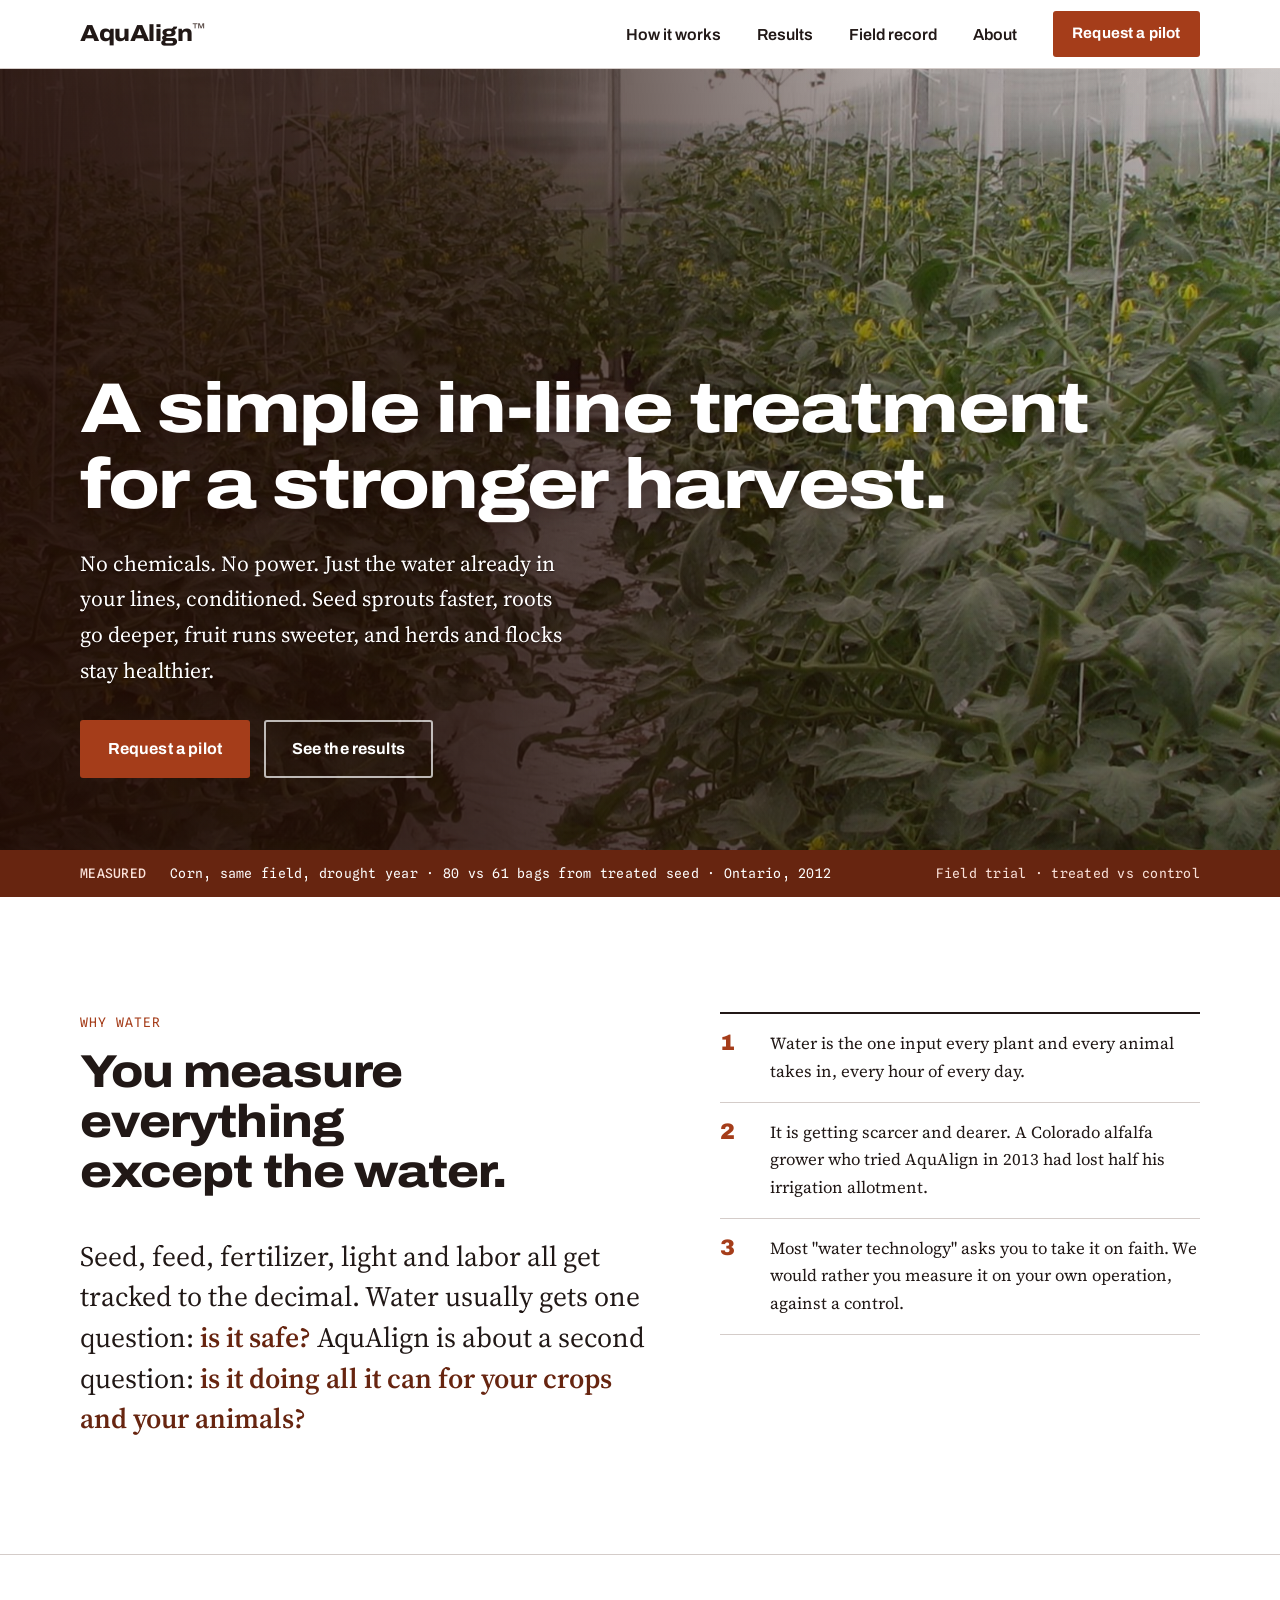
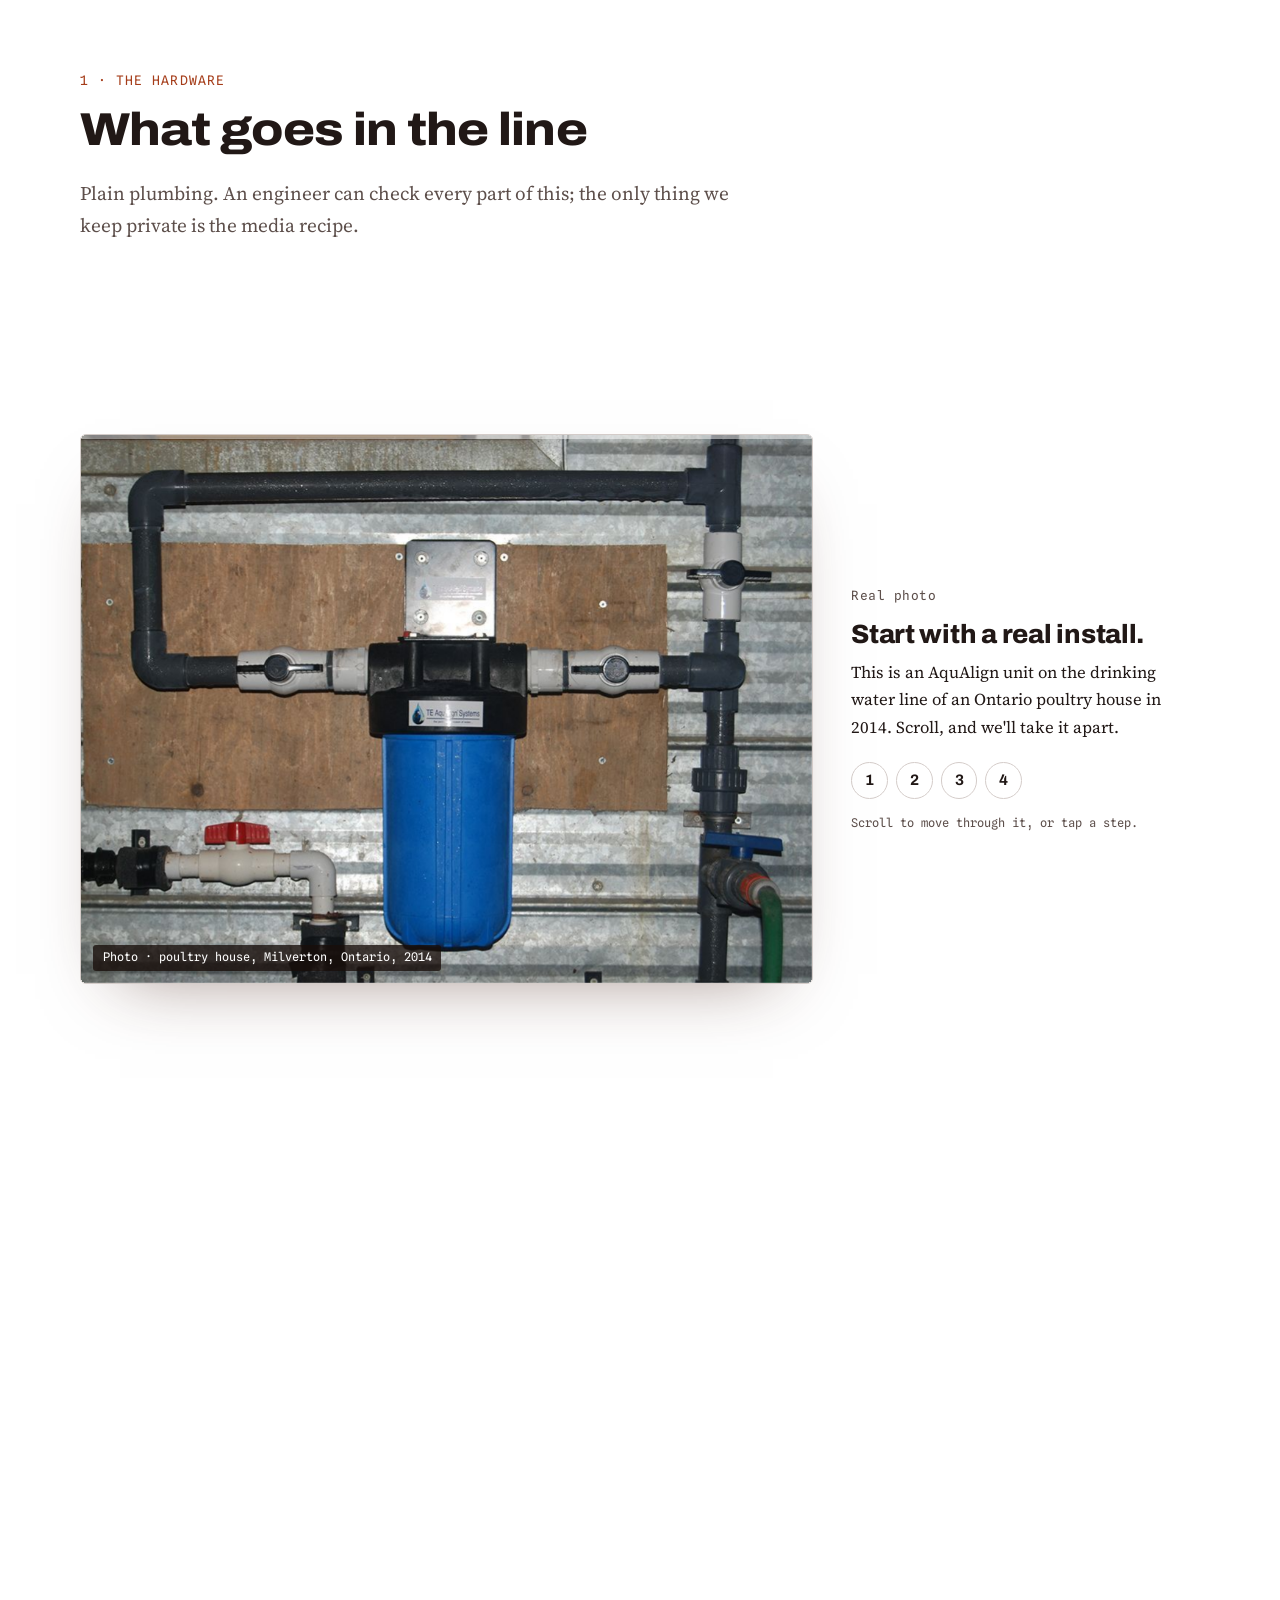
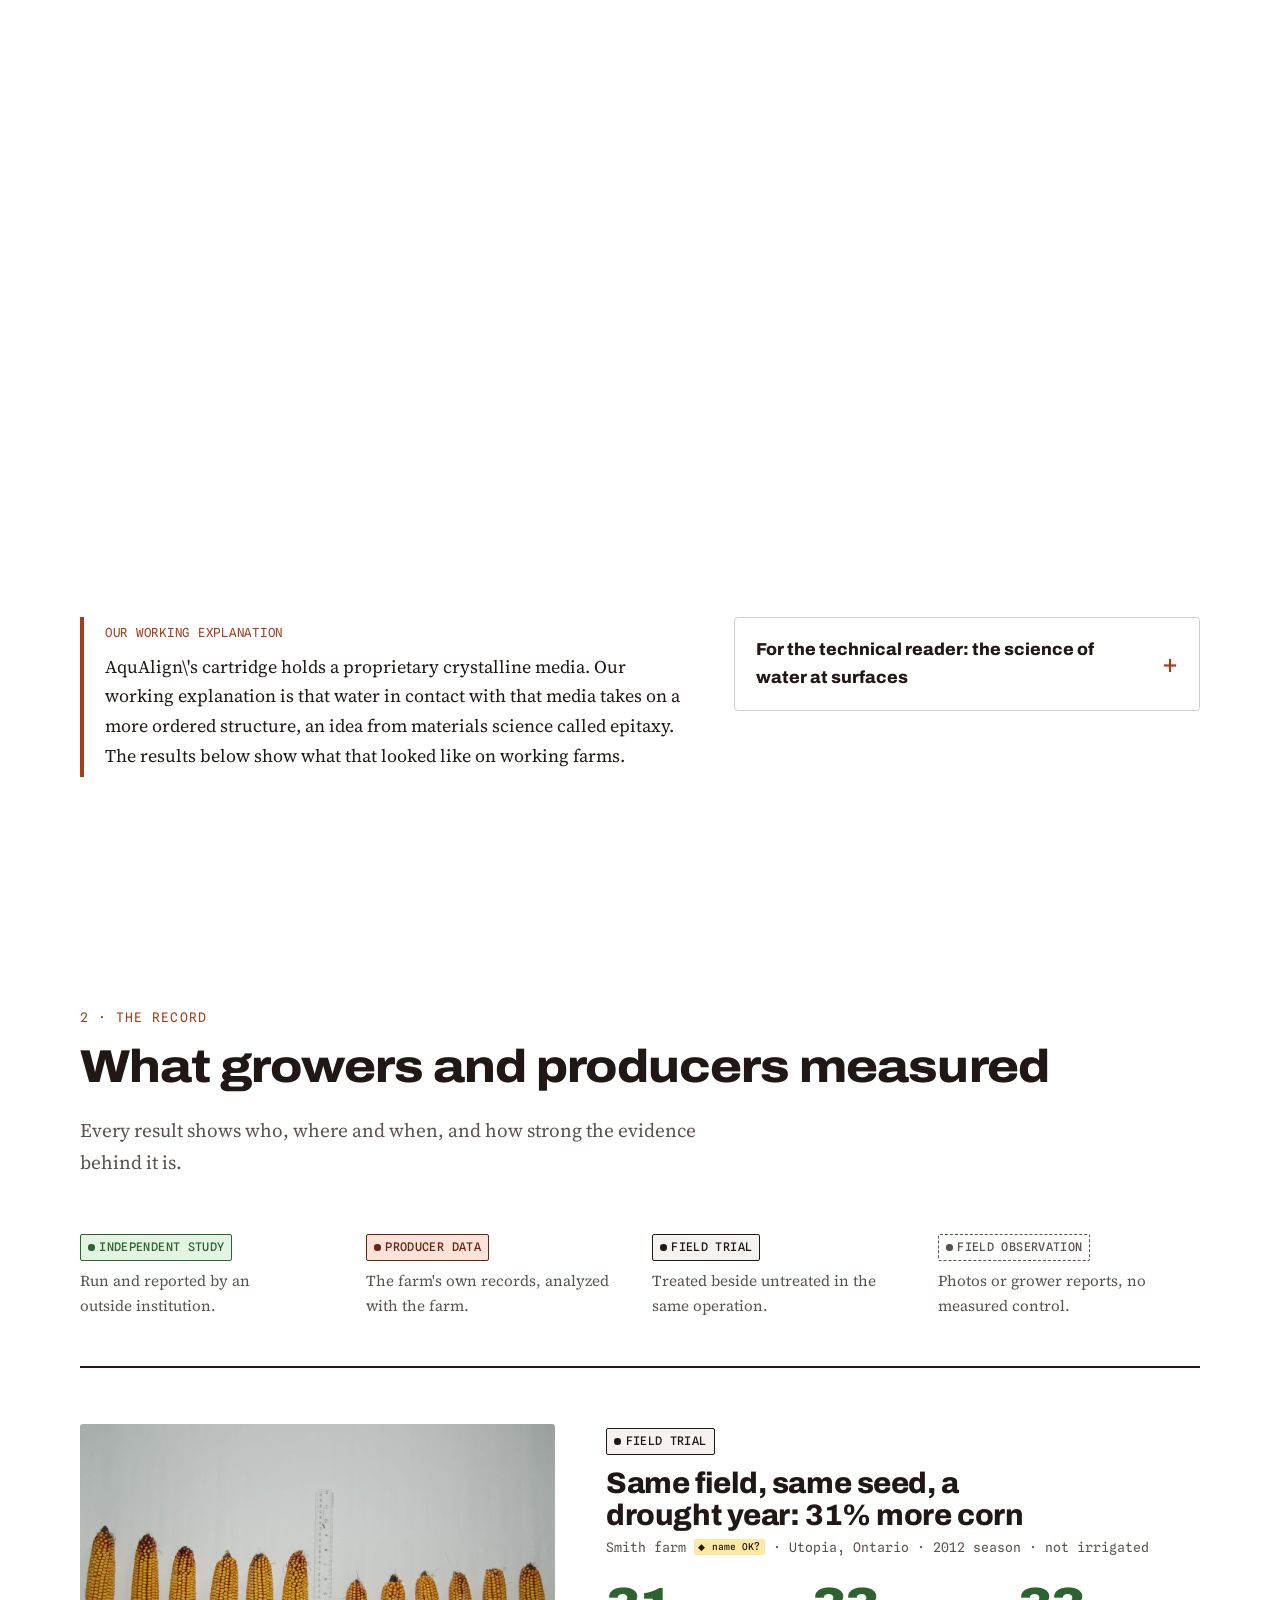
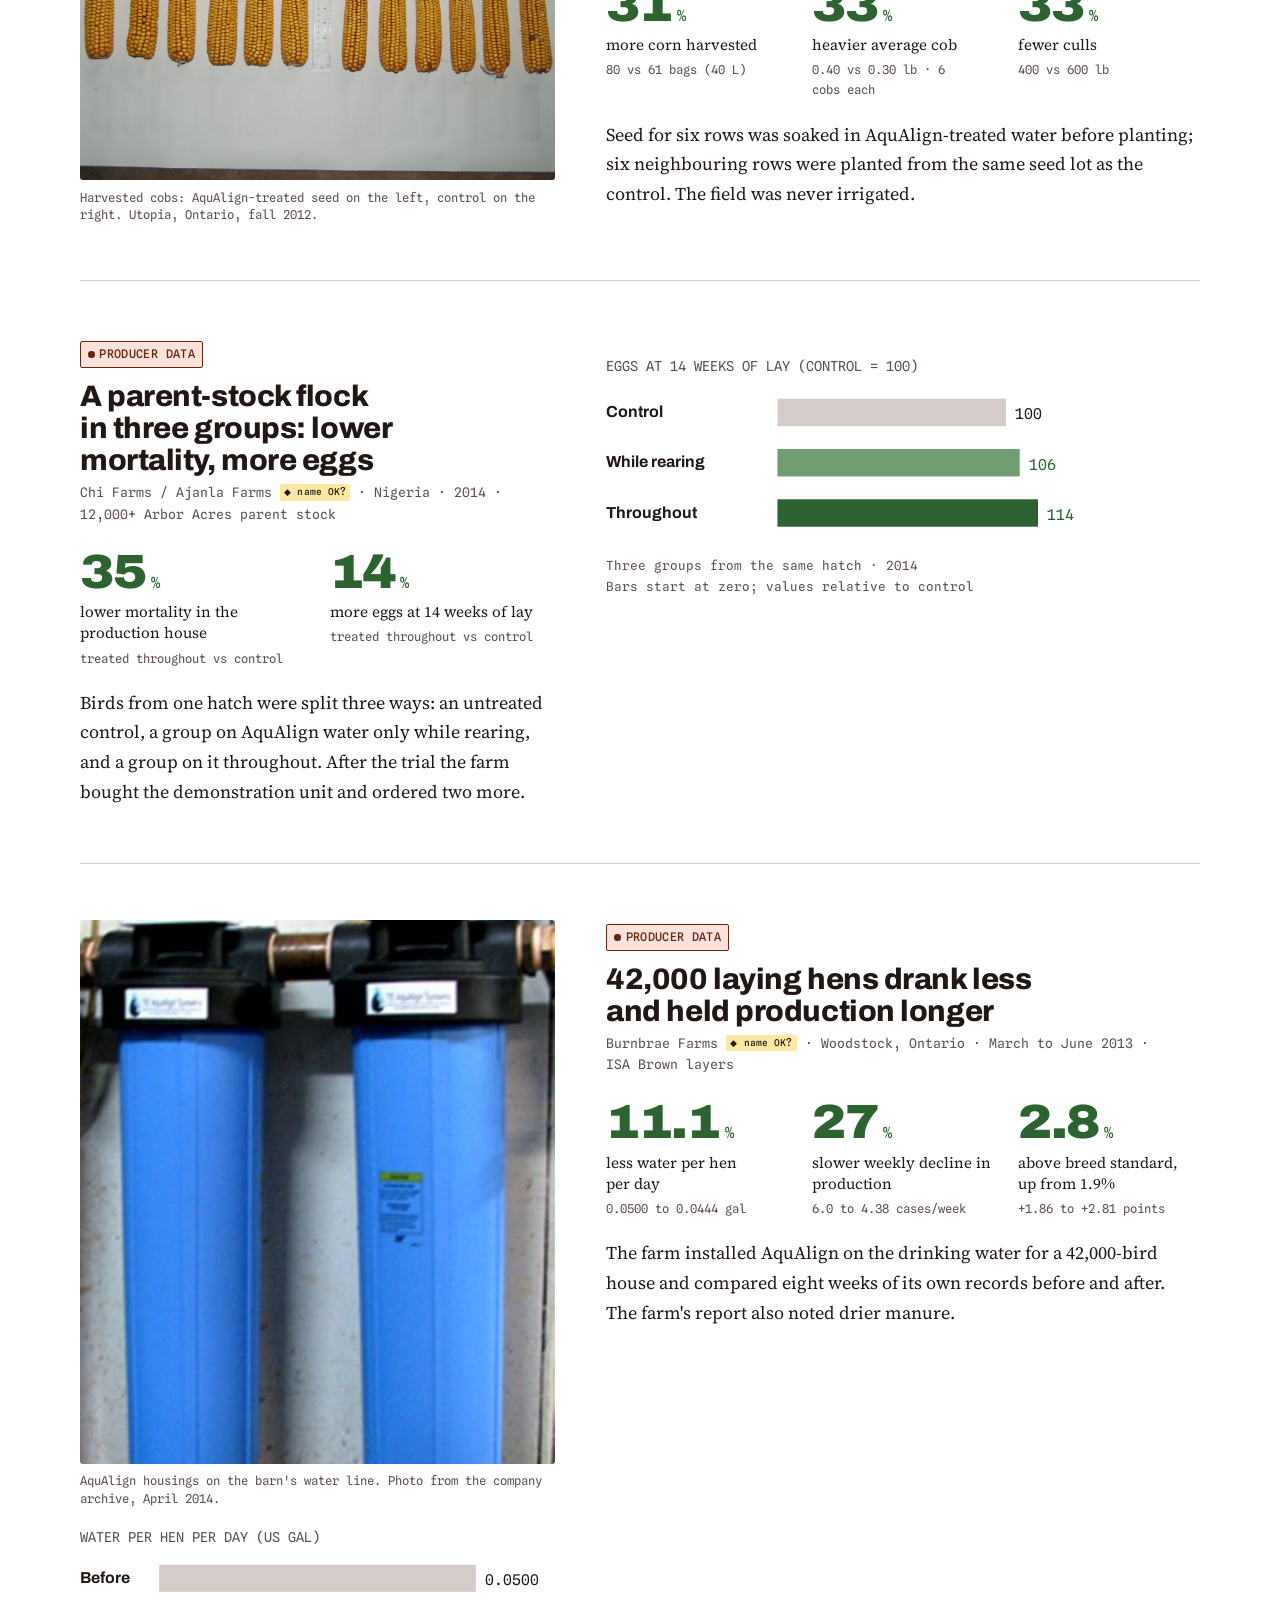
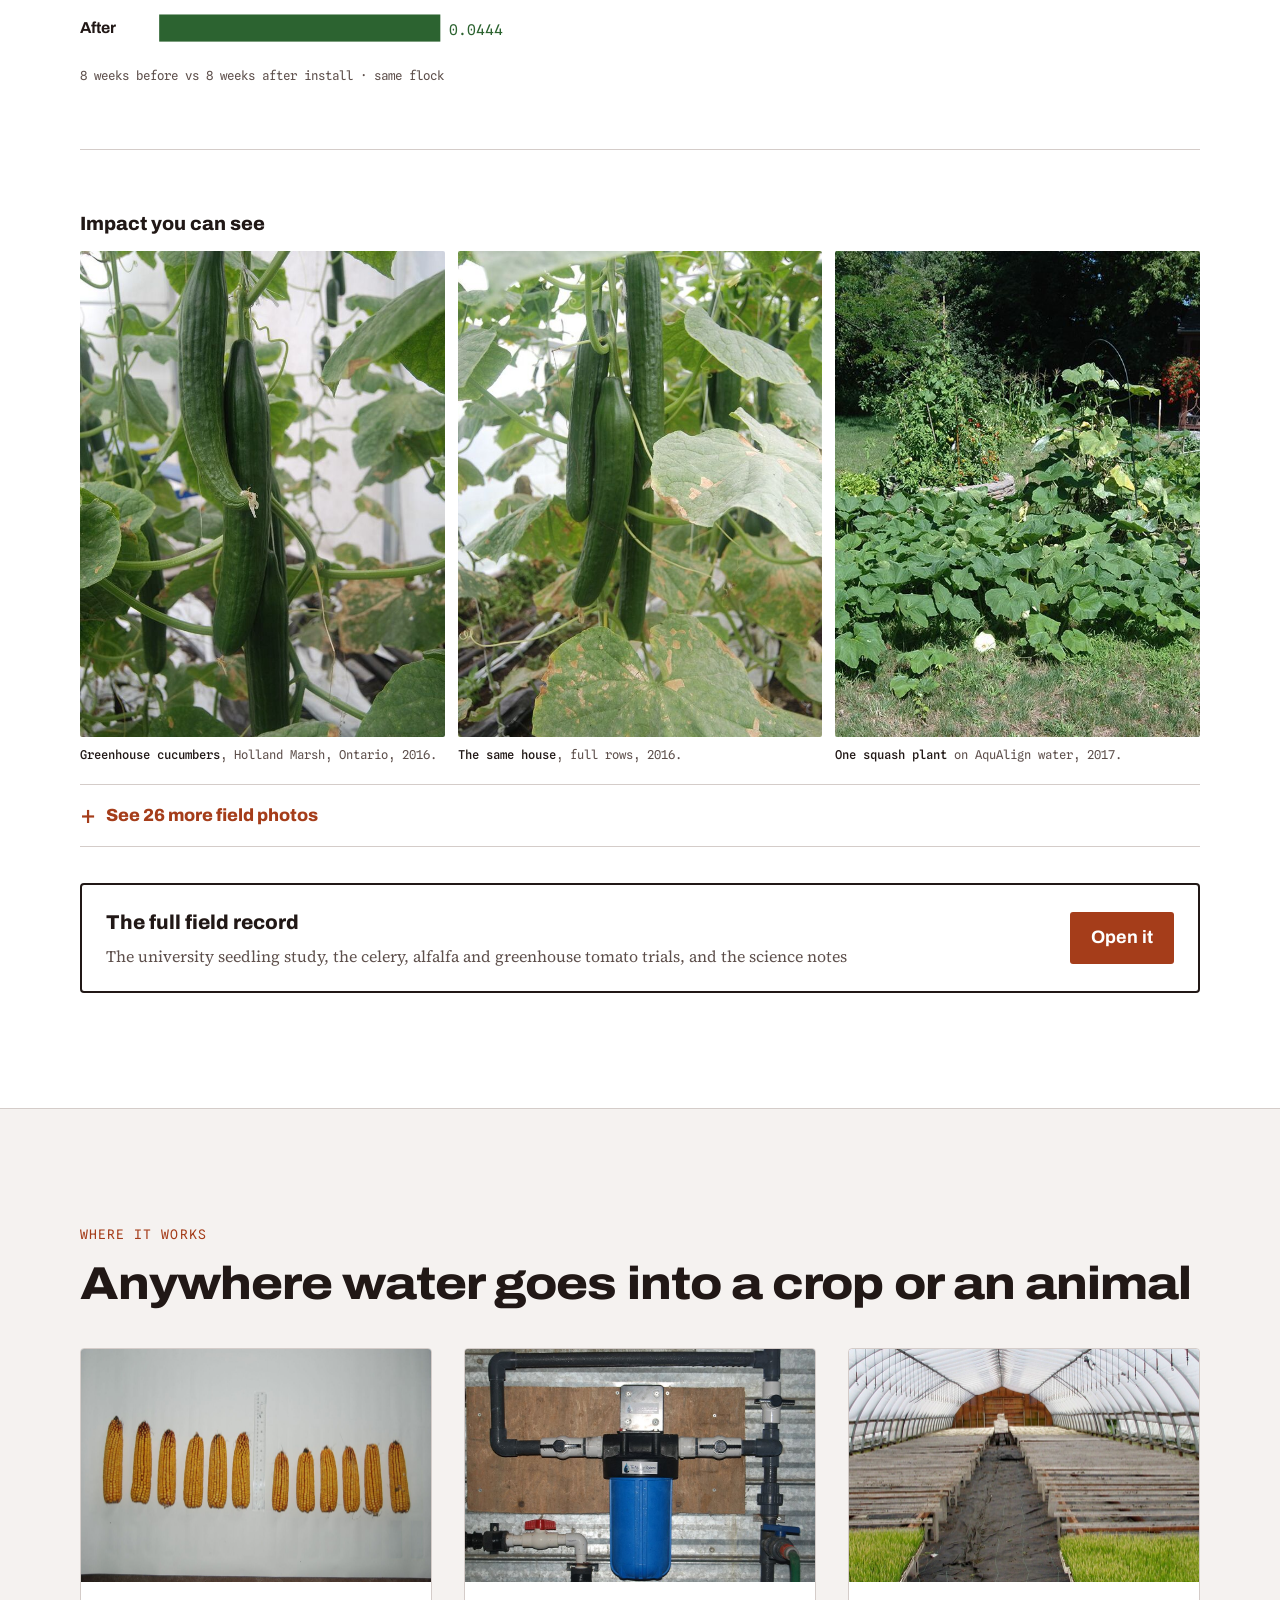
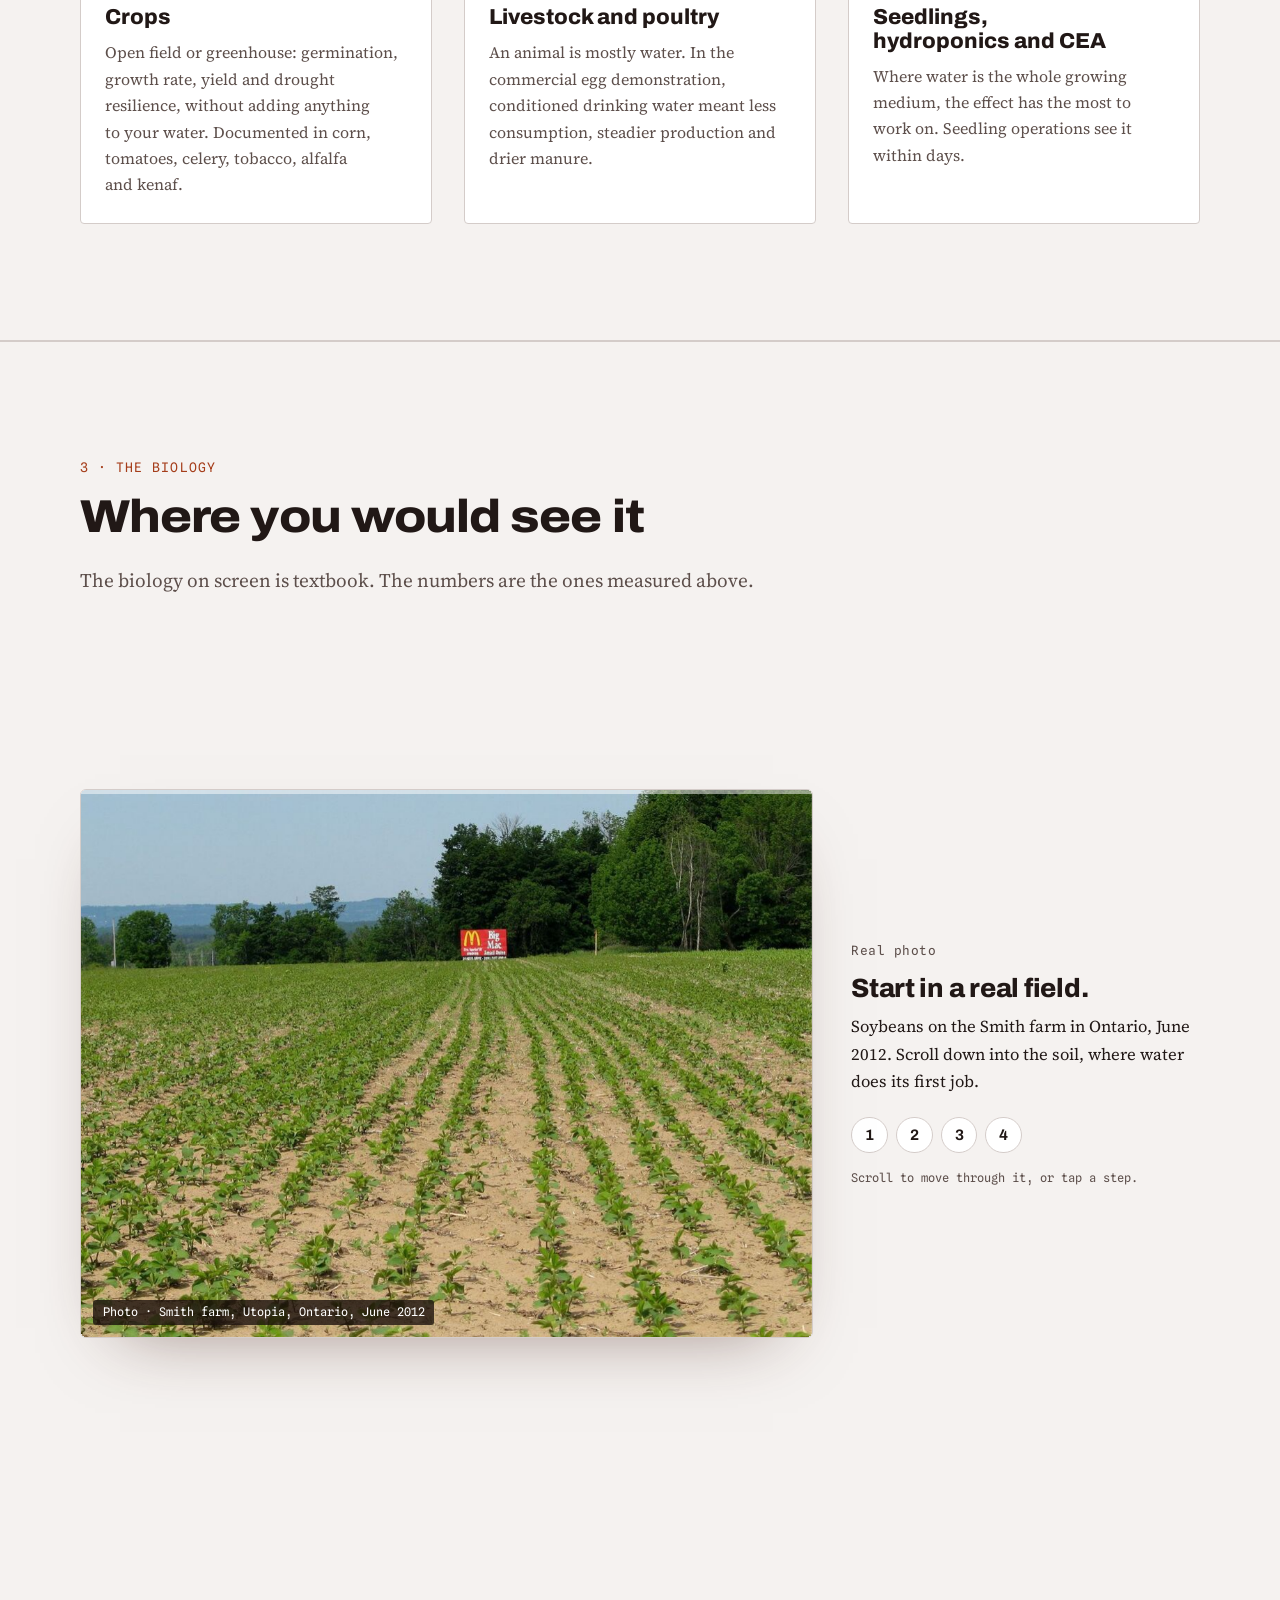
<file: v2/index.html>
<!DOCTYPE html>
<html lang="en">
<head>
<meta charset="UTF-8">
<meta name="viewport" content="width=device-width, initial-scale=1.0">
<title>AquAlign | A simple in-line treatment for a stronger harvest</title>
<meta name="description" content="AquAlign installs in the water line you already have: no chemicals, no additives, no power. The field record from greenhouses, row crops and egg barns, with dates, names and limits.">
<meta name="robots" content="noindex">
<link rel="preload" href="fonts/archivo-latin-wdth-normal.woff2" as="font" type="font/woff2" crossorigin>
<link rel="preload" href="fonts/source-serif-4-latin-opsz-normal.woff2" as="font" type="font/woff2" crossorigin>
<link rel="stylesheet" href="styles.css">
<link rel="stylesheet" href="story.css">
<link rel="icon" href="data:image/svg+xml,%3Csvg xmlns='http://www.w3.org/2000/svg' viewBox='0 0 64 64'%3E%3Crect width='64' height='64' rx='12' fill='%23a3502e'/%3E%3Ctext x='32' y='46' font-family='Arial,Helvetica,sans-serif' font-size='38' font-weight='800' text-anchor='middle' fill='white'%3EA%3C/text%3E%3C/svg%3E">
</head>
<body>
<a class="skip-link" href="#main">Skip to content</a>


<header class="site-head" id="top">
  <div class="wrap head-row">
    <a class="wordmark" href="#top">AquAlign<span class="tm">™</span></a>
    <nav aria-label="Main">
      <ul class="head-nav">
        <li><a href="#how">How it works</a></li>
        <li><a href="#results">Results</a></li>
        <li><a href="field-record.html">Field record</a></li>
        <li><a href="#about">About</a></li>
        <li><a class="btn btn-clay btn-sm" href="#pilot">Request a pilot</a></li>
      </ul>
    </nav>
  </div>
</header>

<main id="main">

<!-- ============ 1. HERO ============ -->
<section class="hero" aria-labelledby="hero-title">
  <img class="hero-img" src="img/hero-vanhart-tomato-rows.jpg" alt="Rows of organic tomato plants in an Ontario greenhouse during the 2012 AquAlign trial" fetchpriority="high">
  <div class="hero-scrim"></div>
  <div class="wrap hero-inner">
    <h1 class="hero-title" id="hero-title"><span class="line">A simple <span style="white-space:nowrap">in-line</span> treatment</span><span class="line">for a stronger harvest.</span></h1>
    <p class="hero-sub">No chemicals. No power. Just the water already in your lines, conditioned. Seed sprouts faster, roots go deeper, fruit runs sweeter, and herds and flocks stay healthier.</p>
    <div class="hero-cta">
      <a class="btn btn-clay" href="#pilot">Request a pilot</a>
      <a class="btn btn-ghost" href="#results">See the results</a>
    </div>
  </div>
  <div class="trust-strip">
    <div class="wrap trust-row">
      <span class="trust-label">MEASURED</span>
      <span class="trust-items">Corn, same field, drought year · 80 vs 61 bags from treated seed · Ontario, 2012</span>
      <span class="trust-since">Field trial · treated vs control</span>
    </div>
  </div>
</section>

<!-- ============ 2. THE PROBLEM ============ -->
<section class="problem" id="why">
  <div class="wrap problem-grid">
    <div class="reveal">
      <span class="kicker">Why water</span>
      <h2 class="sec-title">You measure everything except the water.</h2>
      <p class="problem-lead">Seed, feed, fertilizer, light and labor all get tracked to the decimal. Water usually gets one question: <strong>is it safe?</strong> AquAlign is about a second question: <strong>is it doing all it can for your crops and your animals?</strong></p>
    </div>
    <ol class="problem-list reveal">
      <li><span class="n">1</span><p>Water is the one input every plant and every animal takes in, every hour of every day.</p></li>
      <li><span class="n">2</span><p>It is getting scarcer and dearer. A Colorado alfalfa grower who tried AquAlign in 2013 had lost half his irrigation allotment.</p></li>
      <li><span class="n">3</span><p>Most "water technology" asks you to take it on faith. We would rather you measure it on your own operation, against a control.</p></li>
    </ol>
  </div>
</section>

<!-- ============ 3. HOW IT WORKS (ANIMATION 1) ============ -->
<section class="how2" id="how">
  <div class="wrap">
    <span class="kicker">1 · The hardware</span>
    <h2 class="sec-title">What goes in the line</h2>
    <p class="sec-lede">Plain plumbing. An engineer can check every part of this; the only thing we keep private is the media recipe.</p>

    <div class="scrolly" data-steps="4" data-focal="402,330" data-zoom="0.16" data-endzoom="0" data-cams="0 0 800 600|0 0 800 600|205 238 430 322.5|105 150 590 442.5|20 30 760 570" data-outro="0 0 800 600">
  <div class="scrolly-sticky">
    <div class="scrolly-grid">
      <div class="scrolly-frame">
        <img class="ph ph-start" src="img/milverton-poultry-unit-2014.jpg" alt="An AquAlign unit plumbed into a poultry house water line, Milverton, Ontario, 2014">
        <svg viewBox="0 0 800 600" role="img" aria-labelledby="hw-t" preserveAspectRatio="xMidYMid slice">
          <title id="hw-t">Drawing of the same AquAlign install, opening into a cutaway of the housing and cartridge</title>
          <defs>
            <linearGradient id="hw-pipeH" x1="0" y1="0" x2="0" y2="1"><stop offset="0" stop-color="#2c3035"/><stop offset=".32" stop-color="#7a828b"/><stop offset=".55" stop-color="#4b5159"/><stop offset="1" stop-color="#202327"/></linearGradient>
            <linearGradient id="hw-pipeV" x1="0" y1="0" x2="1" y2="0"><stop offset="0" stop-color="#2c3035"/><stop offset=".32" stop-color="#7a828b"/><stop offset=".55" stop-color="#4b5159"/><stop offset="1" stop-color="#202327"/></linearGradient>
            <linearGradient id="hw-valve" x1="0" y1="0" x2="0" y2="1"><stop offset="0" stop-color="#e9ecee"/><stop offset=".4" stop-color="#ffffff"/><stop offset="1" stop-color="#b9bec3"/></linearGradient>
            <linearGradient id="hw-blue" x1="0" y1="0" x2="1" y2="0"><stop offset="0" stop-color="#0b2f78"/><stop offset=".22" stop-color="#2d6fd6"/><stop offset=".4" stop-color="#5b96ee"/><stop offset=".62" stop-color="#2461c6"/><stop offset="1" stop-color="#0a2763"/></linearGradient>
            <linearGradient id="hw-blk" x1="0" y1="0" x2="0" y2="1"><stop offset="0" stop-color="#4a4a4a"/><stop offset=".3" stop-color="#1e1e1e"/><stop offset="1" stop-color="#090909"/></linearGradient>
            <linearGradient id="hw-steel" x1="0" y1="0" x2="1" y2="0"><stop offset="0" stop-color="#a9aeb3"/><stop offset=".45" stop-color="#eef0f2"/><stop offset="1" stop-color="#8d9298"/></linearGradient>
            <linearGradient id="hw-ply" x1="0" y1="0" x2="1" y2="1"><stop offset="0" stop-color="#b78d62"/><stop offset=".5" stop-color="#a77c52"/><stop offset="1" stop-color="#94693f"/></linearGradient>
            <linearGradient id="hw-glass" x1="0" y1="0" x2="1" y2="0"><stop offset="0" stop-color="#cfe2f8"/><stop offset=".5" stop-color="#eef5fd"/><stop offset="1" stop-color="#c3d9f4"/></linearGradient>
            <linearGradient id="hw-cart" x1="0" y1="0" x2="1" y2="0"><stop offset="0" stop-color="#dfeaf2" stop-opacity=".9"/><stop offset=".3" stop-color="#ffffff" stop-opacity=".55"/><stop offset="1" stop-color="#cfdde8" stop-opacity=".9"/></linearGradient>
            <pattern id="hw-corr" width="16" height="600" patternUnits="userSpaceOnUse"><rect width="16" height="600" fill="#cfd3d7"/><rect width="5" height="600" fill="#bfc4c9"/><rect x="5" width="2" height="600" fill="#e4e7ea"/></pattern>
            <path id="hw-p1" d="M700 610 V255 H77 V55 H700 V-10"/>
            <path id="hw-p2" d="M700 610 V255 H466 V538 Q466 548 456 548 H410 Q402 548 402 538 V255 H77 V55 H700 V-10"/>
            <path id="hw-w1" d="M402 528 C 432 505, 372 478, 402 452 S 432 398, 402 372 S 384 356, 402 344"/>
            <path id="hw-w2" d="M390 528 C 368 502, 436 474, 412 446 S 370 392, 398 366 S 412 352, 400 344"/>
            <path id="hw-w3" d="M414 528 C 438 498, 378 488, 390 460 S 430 410, 396 384 S 404 360, 404 344"/>
          </defs>
          <!-- wall and plywood, as in the photo -->
          <rect width="800" height="600" fill="url(#hw-corr)"/>
          <rect x="0" y="118" width="640" height="288" fill="url(#hw-ply)"/>
          <g stroke="#8a6440" stroke-opacity=".35" fill="none"><path d="M0 160 C 200 150, 420 172, 640 158 M0 230 C 240 238, 400 220, 640 236 M0 330 C 180 322, 460 344, 640 328"/></g>
          <rect width="800" height="600" fill="#fbf9f6" opacity=".7" data-s="2" data-e="4"/>
          <!-- pipes -->
          <rect x="683" y="-10" width="34" height="620" fill="url(#hw-pipeV)"/>
          <rect x="60" y="38" width="657" height="34" fill="url(#hw-pipeH)"/>
          <rect x="60" y="38" width="34" height="236" fill="url(#hw-pipeV)"/>
          <rect x="60" y="236" width="657" height="38" fill="url(#hw-pipeH)"/>
          <rect x="52" y="30" width="50" height="50" rx="16" fill="url(#hw-pipeH)"/>
          <rect x="52" y="228" width="50" height="54" rx="16" fill="url(#hw-pipeH)"/>
          <rect x="676" y="30" width="48" height="50" rx="5" fill="url(#hw-pipeV)"/>
          <rect x="676" y="228" width="48" height="54" rx="5" fill="url(#hw-pipeV)"/>
          <!-- flow, outside view -->
          <g data-particles="hw-p1" data-n="28" data-speed="120" data-only="1"></g>
          <g data-particles="hw-p1" data-n="28" data-speed="120" data-only="4"></g>
          <!-- valves -->
          <g><rect x="680" y="126" width="40" height="48" rx="5" fill="url(#hw-valve)" stroke="#9aa0a6"/><rect x="648" y="145" width="104" height="10" rx="4" fill="#1b1b1b"/><circle cx="700" cy="150" r="9" fill="#2a2a2a"/></g>
          <g><rect x="176" y="232" width="78" height="46" rx="7" fill="url(#hw-valve)" stroke="#9aa0a6"/><circle cx="215" cy="255" r="16" fill="#1c1c1c"/><rect x="198" y="251" width="34" height="8" rx="3" fill="#3a3a3a"/></g>
          <g><rect x="541" y="232" width="78" height="46" rx="7" fill="url(#hw-valve)" stroke="#9aa0a6"/><circle cx="580" cy="255" r="16" fill="#1c1c1c"/><rect x="563" y="251" width="34" height="8" rx="3" fill="#3a3a3a"/></g>
          <rect x="268" y="236" width="44" height="38" fill="url(#hw-valve)" opacity=".9"/><rect x="492" y="236" width="44" height="38" fill="url(#hw-valve)" opacity=".9"/>
          <!-- solid bowl (step 1) -->
          <g data-only="1">
            <path d="M330 328 H475 V535 Q475 558 452 558 H353 Q330 558 330 535 Z" fill="url(#hw-blue)"/>
            <rect x="352" y="336" width="9" height="210" rx="4" fill="#fff" opacity=".22"/>
            <rect x="440" y="336" width="4" height="210" rx="2" fill="#fff" opacity=".12"/>
          </g>
          <!-- cutaway (steps 2 to 4) -->
          <g data-s="2" data-e="4">
            <path d="M330 328 H475 V535 Q475 558 452 558 H353 Q330 558 330 535 Z" fill="url(#hw-glass)" stroke="#1f5fc4" stroke-width="5"/>
            <path d="M336 330 V535 M469 330 V535" stroke="#0b2f78" stroke-width="1.5" opacity=".5"/>
            <rect x="395" y="300" width="14" height="42" fill="#e9ebee" stroke="#b8bdc2"/>
            <rect x="356" y="336" width="92" height="20" rx="4" fill="#f4f5f6" stroke="#b8bdc2"/>
            <rect x="362" y="354" width="80" height="176" fill="url(#hw-cart)" stroke="#9fb3c4" stroke-width="2"/>
            <g fill="#f7efe4" stroke="#c4a888" stroke-width=".8" opacity=".95"><polygon points="380.6,368.7 378.1,373.3 370.5,373.6 367.7,369.9 369.4,365.0 378.1,364.9"/><polygon points="393.0,367.3 391.2,371.5 387.9,372.7 383.7,371.4 381.9,365.9 386.8,363.0 392.1,364.0"/><polygon points="407.3,370.7 404.5,374.9 398.0,375.1 396.5,366.3 403.7,363.1"/><polygon points="421.0,367.8 418.3,372.1 413.7,372.7 410.7,368.6 411.9,365.1 418.6,365.3"/><polygon points="433.1,367.6 432.3,371.0 428.1,372.7 424.2,370.5 423.5,366.1 428.4,361.8 431.2,362.5"/><polygon points="381.0,376.7 375.6,382.6 370.3,380.7 367.8,375.5 375.8,372.1"/><polygon points="395.7,378.1 393.2,384.0 389.6,385.6 384.8,381.0 384.5,376.3 389.3,373.7 393.2,375.4"/><polygon points="407.8,378.3 405.5,382.5 402.5,382.3 398.6,379.1 397.7,376.3 402.9,372.4 406.1,372.7"/><polygon points="419.6,376.7 416.8,383.1 412.2,381.0 411.1,375.4 417.3,373.6"/><polygon points="437.0,380.1 434.4,383.5 426.0,384.8 421.9,380.0 424.9,375.0 434.1,373.9"/><polygon points="380.4,390.6 378.1,396.8 374.9,396.5 369.0,394.8 369.2,388.9 371.7,386.2 377.2,385.8"/><polygon points="396.0,391.5 393.9,396.3 388.0,397.7 384.1,391.8 387.1,386.3 393.2,386.0"/><polygon points="407.8,390.4 404.5,395.4 398.4,392.9 398.2,388.1 404.3,385.5"/><polygon points="420.1,388.1 419.0,393.1 414.2,392.6 409.3,387.4 411.5,385.5 419.7,385.2"/><polygon points="434.5,391.1 435.1,394.8 429.5,397.1 423.8,393.2 425.0,388.6 426.5,386.4 431.9,385.6"/><polygon points="378.1,400.8 375.6,404.0 372.4,406.7 368.0,403.9 368.3,397.6 370.4,396.5 376.6,397.1"/><polygon points="392.1,401.8 389.6,406.5 386.9,406.5 380.2,403.1 380.9,398.3 386.9,393.9 391.9,397.1"/><polygon points="405.8,403.2 405.1,405.6 401.3,407.1 394.8,403.0 395.4,400.2 398.4,397.2 403.2,397.2"/><polygon points="419.3,400.4 416.3,406.6 409.2,402.7 410.5,395.2 416.4,394.6"/><polygon points="436.8,401.1 430.4,406.7 424.7,405.2 425.3,397.7 432.9,395.7"/><polygon points="378.4,411.7 376.1,415.4 370.6,414.6 367.6,410.3 369.7,407.4 376.4,407.8"/><polygon points="391.9,411.2 390.2,415.7 382.8,416.4 381.8,412.0 383.1,407.8 389.9,408.7"/><polygon points="405.2,410.1 403.4,413.8 398.4,415.3 394.4,411.8 395.0,408.0 399.6,406.9 403.6,407.0"/><polygon points="420.6,413.1 415.2,419.3 408.6,417.4 408.4,408.1 414.6,407.7"/><polygon points="433.0,415.5 431.1,419.2 423.1,418.6 423.4,410.3 429.0,408.0"/><polygon points="380.2,421.9 376.2,427.6 370.5,426.5 368.6,424.1 369.2,419.6 377.3,418.8"/><polygon points="392.1,423.8 392.1,426.5 384.6,427.2 382.1,423.3 384.9,418.9 390.0,419.7"/><polygon points="410.8,421.2 406.1,424.7 400.1,425.5 396.6,424.9 396.3,418.3 402.9,417.0 406.1,417.5"/><polygon points="426.3,421.6 423.9,424.8 415.5,425.3 411.4,422.2 411.8,418.8 415.7,416.8 422.1,417.7"/><polygon points="440.1,421.2 438.1,425.3 434.4,427.2 428.9,423.9 428.0,420.7 433.2,417.3 436.7,417.4"/><polygon points="382.2,431.5 377.7,437.2 369.3,436.3 367.5,430.8 372.5,428.2 378.5,427.5"/><polygon points="397.4,433.8 392.0,437.1 384.8,435.3 384.5,430.6 392.6,428.6"/><polygon points="413.1,433.3 410.3,438.6 400.5,437.1 401.6,430.2 407.1,428.3"/><polygon points="427.9,433.3 425.4,437.7 418.2,439.3 416.1,435.7 418.6,429.3 423.5,428.7"/><polygon points="443.7,432.1 439.6,436.1 432.4,436.3 429.1,431.5 434.3,426.8 440.2,428.8"/><polygon points="382.0,446.1 376.9,450.0 372.1,450.2 367.8,444.2 371.9,441.4 378.8,441.2"/><polygon points="393.4,443.6 391.8,447.3 383.6,446.0 383.8,441.3 389.3,439.6"/><polygon points="411.5,444.8 408.9,447.4 403.0,447.6 397.7,446.8 398.2,441.9 403.4,439.0 407.4,439.8"/><polygon points="425.7,445.8 421.9,449.7 416.2,448.8 413.1,446.5 415.6,442.5 423.6,441.6"/><polygon points="437.9,447.3 436.0,450.5 429.0,450.0 427.5,446.9 431.8,441.6 435.2,440.9"/><polygon points="377.8,456.0 376.8,460.2 370.6,461.7 367.4,457.8 367.1,454.8 372.7,451.1 374.7,451.0"/><polygon points="393.0,457.0 388.5,463.3 384.8,464.8 381.4,457.3 384.3,453.8 390.9,453.6"/><polygon points="405.8,457.4 401.9,463.5 397.7,462.7 394.5,456.9 399.0,452.5 404.4,453.3"/><polygon points="422.9,459.5 419.9,464.4 414.6,464.5 409.8,462.8 410.9,455.3 413.3,454.3 419.6,454.7"/><polygon points="436.9,454.5 433.3,460.3 431.3,460.3 426.2,456.8 426.2,454.4 430.0,450.7 434.2,451.8"/><polygon points="380.3,471.7 377.0,475.7 370.4,477.6 368.2,474.6 369.0,467.6 371.6,467.0 378.9,467.7"/><polygon points="393.6,469.2 391.5,472.9 382.6,472.4 383.1,465.1 388.5,464.3"/><polygon points="407.8,471.0 404.8,474.0 400.5,475.1 396.5,474.1 397.1,469.0 400.0,464.4 406.0,465.1"/><polygon points="421.1,469.3 419.3,474.8 415.4,476.3 410.9,473.3 411.1,467.8 415.1,464.8 417.6,466.0"/><polygon points="435.0,468.1 432.2,474.5 426.5,473.8 422.4,472.3 423.4,466.4 426.8,464.9 433.8,465.2"/><polygon points="383.1,481.6 378.4,484.8 374.9,484.8 369.4,482.8 368.5,479.5 372.9,476.3 378.9,477.4"/><polygon points="396.4,480.0 391.0,485.4 386.4,483.9 385.1,479.3 391.6,477.2"/><polygon points="411.5,482.6 408.1,486.2 402.1,485.6 400.5,477.5 408.7,476.8"/><polygon points="424.5,480.2 422.9,483.3 418.8,484.5 414.8,481.7 415.0,478.3 417.2,475.7 422.6,476.5"/><polygon points="439.4,483.0 435.2,489.3 428.6,487.3 427.7,479.7 434.0,475.9"/><polygon points="379.9,493.2 377.0,497.1 370.3,498.9 367.4,494.5 366.9,491.7 371.2,487.1 376.8,488.1"/><polygon points="394.1,491.9 388.3,498.4 383.9,496.5 383.7,487.8 390.2,487.1"/><polygon points="407.1,491.5 405.7,495.0 401.0,496.9 396.6,494.5 395.7,490.9 398.8,486.6 405.1,488.2"/><polygon points="423.3,494.5 417.9,500.4 412.7,499.3 408.0,494.3 412.3,489.7 419.0,489.0"/><polygon points="434.1,494.7 432.1,500.6 427.2,499.6 424.6,496.2 424.4,491.0 428.2,490.4 433.5,491.6"/><polygon points="382.0,506.9 378.4,511.7 372.6,513.0 370.0,510.6 369.2,505.1 374.7,501.2 378.7,503.0"/><polygon points="394.4,505.7 392.6,508.7 388.5,508.5 384.9,503.9 386.6,500.4 393.3,501.8"/><polygon points="408.7,507.0 402.5,512.6 396.8,511.1 397.5,504.1 403.2,501.0"/><polygon points="424.5,507.4 422.3,510.1 412.9,509.6 411.7,507.4 413.2,502.2 419.4,502.3"/><polygon points="438.4,506.0 437.4,511.2 430.0,510.4 427.9,508.8 427.0,503.0 429.1,500.2 435.7,500.0"/><polygon points="380.7,516.6 376.5,521.3 369.2,519.7 369.0,512.8 374.1,512.4"/><polygon points="395.2,516.4 389.2,523.6 384.8,521.0 382.9,514.9 391.5,511.6"/><polygon points="409.4,518.5 406.1,523.7 397.4,520.8 398.0,515.8 404.6,512.8"/><polygon points="423.3,517.9 421.1,522.0 415.7,523.7 412.3,520.5 414.0,515.3 415.3,513.8 421.0,514.1"/><polygon points="438.4,515.6 435.2,519.2 430.0,519.6 426.0,517.0 426.1,515.0 430.8,511.3 435.7,513.7"/></g>
            <rect x="368" y="358" width="6" height="168" fill="#fff" opacity=".55"/>
            <rect x="358" y="526" width="88" height="18" rx="6" fill="#f4f5f6" stroke="#b8bdc2"/>
          </g>
          <g data-particles="hw-p2" data-n="40" data-speed="110" data-s="2" data-e="3"></g>
          <g data-particles="hw-w1" data-n="6" data-speed="34" data-s="2" data-e="3"></g>
          <g data-particles="hw-w2" data-n="6" data-speed="30" data-s="2" data-e="3"></g>
          <g data-particles="hw-w3" data-n="6" data-speed="38" data-s="2" data-e="3"></g>
          <!-- bracket and head (on top) -->
          <rect x="355" y="115" width="100" height="108" rx="4" fill="url(#hw-steel)" stroke="#8b9095"/>
          <circle cx="372" cy="132" r="4" fill="#6f747a"/><circle cx="438" cy="132" r="4" fill="#6f747a"/><circle cx="372" cy="205" r="4" fill="#6f747a"/><circle cx="438" cy="205" r="4" fill="#6f747a"/>
          <rect x="312" y="222" width="180" height="108" rx="14" fill="url(#hw-blk)"/>
          <rect x="312" y="304" width="180" height="10" fill="#2b2b2b"/>
          <rect x="358" y="280" width="88" height="20" rx="2" fill="#f4f4f4"/>
          <circle cx="368" cy="290" r="5" fill="#2d6fd6"/>
          <text x="376" y="293" font-size="8" font-weight="700" fill="#1b3d7a">TE AquAlign Systems</text>
          <!-- step 1 labels -->
          <g data-only="1" class="mono" font-size="13" fill="oklch(0.22 0.015 38)">
            <rect x="566" y="546" width="110" height="28" rx="14" fill="#fff"/><text x="621" y="565" text-anchor="middle">water in</text>
            <rect x="566" y="82" width="110" height="28" rx="14" fill="#fff"/><text x="621" y="101" text-anchor="middle">water out</text>
            <rect x="476" y="136" width="164" height="28" rx="14" fill="#fff"/><text x="558" y="155" text-anchor="middle">bypass valve: closed</text>
            <rect x="150" y="292" width="130" height="28" rx="14" fill="#fff"/><text x="215" y="311" text-anchor="middle">isolation valve</text>
            <rect x="515" y="292" width="130" height="28" rx="14" fill="#fff"/><text x="580" y="311" text-anchor="middle">isolation valve</text>
          </g>
          <!-- step 2 labels -->
          <g data-only="2" class="mono" font-size="10" fill="oklch(0.22 0.015 38)">
            <path d="M477 352 L 492 330 H500 M444 420 H500 M468 500 H500" stroke="oklch(0.44 0.02 38)" stroke-width=".8" fill="none"/>
            <rect x="500" y="320" width="128" height="20" rx="10" fill="#fff"/><text x="510" y="334">pressure-rated bowl</text>
            <rect x="500" y="403" width="128" height="34" rx="10" fill="#fff"/><text x="510" y="417">clear cartridge of</text><text x="510" y="430">crystalline media</text>
            <rect x="500" y="483" width="128" height="34" rx="10" fill="#fff"/><text x="510" y="497">down the outside,</text><text x="510" y="510">up through the media</text>
          </g>
          <!-- step 3 chips -->
          <g data-only="3" font-size="15" font-weight="700" fill="oklch(0.22 0.015 38)">
            <g transform="translate(508 330)"><rect width="176" height="36" rx="18" fill="#fff" stroke="oklch(0.45 0.10 145)" stroke-width="2"/><path d="M14 18 l6 6 l11 -12" stroke="oklch(0.45 0.10 145)" stroke-width="3" fill="none"/><text x="40" y="23">Nothing added</text></g>
            <g transform="translate(508 376)"><rect width="176" height="36" rx="18" fill="#fff" stroke="oklch(0.45 0.10 145)" stroke-width="2"/><path d="M14 18 l6 6 l11 -12" stroke="oklch(0.45 0.10 145)" stroke-width="3" fill="none"/><text x="40" y="23">No power</text></g>
            <g transform="translate(508 422)"><rect width="176" height="36" rx="18" fill="#fff" stroke="oklch(0.45 0.10 145)" stroke-width="2"/><path d="M14 18 l6 6 l11 -12" stroke="oklch(0.45 0.10 145)" stroke-width="3" fill="none"/><text x="40" y="23">No moving parts</text></g>
            <g transform="translate(508 468)"><rect width="176" height="36" rx="18" fill="#fff" stroke="oklch(0.45 0.10 145)" stroke-width="2"/><path d="M14 18 l6 6 l11 -12" stroke="oklch(0.45 0.10 145)" stroke-width="3" fill="none"/><text x="40" y="23">Nothing to refill</text></g>
          </g>
          <!-- step 4: swap and sizing -->
          <g data-s="4">
            <g data-fx="rise" data-k="4" data-range=".05,.5">
              <rect x="562" y="352" width="76" height="20" rx="4" fill="#f4f5f6" stroke="#b8bdc2"/>
              <rect x="566" y="370" width="68" height="158" fill="url(#hw-cart)" stroke="#9fb3c4" stroke-width="2"/>
              <g fill="#f7efe4" stroke="#c4a888" stroke-width=".8"><polygon points="578.8,378.0 577.2,381.9 569.7,383.1 567.8,378.8 570.7,372.6 576.0,372.0"/><polygon points="595.7,378.9 595.5,382.3 587.8,383.1 583.3,381.4 582.5,374.4 586.4,374.1 594.7,373.7"/><polygon points="611.5,379.4 606.0,385.1 600.2,381.8 600.5,376.8 607.3,374.6"/><polygon points="625.0,376.8 622.8,380.7 616.3,381.0 614.2,378.1 617.7,371.8 622.2,372.1"/><polygon points="581.6,386.1 576.9,391.8 567.4,389.7 568.3,385.7 575.5,383.4"/><polygon points="595.4,388.8 591.0,394.2 585.3,392.3 584.3,387.1 591.3,383.8"/><polygon points="609.4,387.5 608.0,392.5 601.1,392.5 598.2,387.5 600.2,384.8 605.7,384.7"/><polygon points="625.3,389.3 620.7,394.3 616.0,395.2 611.0,391.0 611.7,388.4 615.4,385.4 621.5,386.4"/><polygon points="580.5,397.4 577.6,402.4 570.3,402.7 567.0,397.0 570.8,394.6 577.7,395.0"/><polygon points="596.9,399.6 592.2,404.1 585.1,404.2 584.3,401.1 586.1,396.8 593.3,395.7"/><polygon points="613.6,397.6 610.4,402.2 605.1,403.9 601.3,398.8 602.2,395.6 610.5,394.0"/><polygon points="630.7,398.9 626.6,403.0 619.9,404.9 616.9,400.1 619.3,394.8 625.0,394.3"/><polygon points="579.6,411.6 579.4,416.2 571.9,417.0 568.4,413.2 570.0,408.6 578.4,407.6"/><polygon points="594.1,410.7 591.8,414.8 585.9,415.0 583.7,412.4 584.1,407.6 590.3,406.8"/><polygon points="609.0,410.5 606.9,415.9 600.5,415.9 596.8,412.3 600.1,408.1 607.9,407.6"/><polygon points="624.7,412.2 623.3,414.4 617.1,416.0 611.8,413.6 612.6,409.3 618.5,405.8 621.9,407.7"/><polygon points="578.6,422.6 576.5,426.2 567.2,425.1 568.3,420.1 573.7,416.5"/><polygon points="593.3,422.7 591.3,427.6 584.8,427.3 581.8,424.9 583.4,420.9 585.5,419.6 592.0,420.7"/><polygon points="606.0,421.2 604.4,424.3 601.2,425.2 596.0,423.0 596.8,420.0 600.7,415.9 602.9,416.8"/><polygon points="622.8,423.1 617.2,428.2 609.0,427.1 610.2,419.9 619.3,417.8"/><polygon points="638.1,425.5 633.0,430.0 627.5,427.4 627.0,421.2 633.1,417.9"/><polygon points="580.8,432.4 578.9,436.4 571.4,437.2 567.7,433.3 569.1,429.7 574.5,427.6 576.6,428.7"/><polygon points="596.8,433.4 593.5,436.5 586.1,437.4 584.1,433.7 586.4,429.8 592.0,428.5"/><polygon points="609.5,432.5 606.4,436.7 600.2,435.7 601.3,429.5 607.5,429.0"/><polygon points="624.3,434.4 618.9,441.1 615.1,438.9 614.5,429.2 620.9,429.1"/><polygon points="639.0,434.3 632.6,441.3 626.2,438.1 627.4,432.4 635.6,430.2"/><polygon points="578.6,444.4 576.1,448.8 572.5,448.7 569.7,447.0 567.7,442.6 571.8,440.1 577.2,441.1"/><polygon points="593.7,445.0 590.1,450.4 586.5,449.4 582.5,446.8 584.7,442.9 589.7,441.9"/><polygon points="608.1,442.5 604.8,446.8 599.2,447.6 597.3,443.3 600.5,438.4 606.5,439.7"/><polygon points="626.4,443.7 618.7,448.3 613.5,447.2 614.0,441.9 621.3,440.2"/><polygon points="580.6,456.6 576.4,459.7 571.3,460.2 566.6,456.5 569.1,452.7 571.3,449.8 577.2,450.3"/><polygon points="593.1,454.3 590.3,459.3 586.0,458.8 583.3,457.0 582.1,453.5 586.3,449.6 591.3,450.9"/><polygon points="609.6,455.9 607.6,460.6 597.5,457.3 598.4,453.0 605.2,451.8"/><polygon points="623.8,454.8 619.6,460.3 614.8,460.0 613.0,456.2 614.0,450.9 620.3,450.6"/><polygon points="581.0,467.8 575.4,472.2 570.1,472.2 568.5,463.7 578.5,462.7"/><polygon points="595.4,465.3 593.3,469.9 586.5,470.2 584.3,468.1 584.6,463.4 590.0,462.2 592.8,462.5"/><polygon points="608.6,468.9 607.4,472.5 601.6,474.6 596.9,466.9 601.4,461.6 607.1,463.6"/><polygon points="624.3,467.9 621.7,469.5 614.3,470.4 610.9,467.7 613.8,463.0 619.4,462.2"/><polygon points="635.6,466.3 633.1,470.9 626.2,470.2 625.6,463.7 631.0,461.2"/><polygon points="579.7,481.5 578.4,482.6 571.0,485.1 568.6,481.6 569.1,478.4 571.2,476.1 579.2,477.2"/><polygon points="593.5,478.7 591.2,483.4 585.9,484.1 583.5,478.5 586.6,473.0 589.5,473.6"/><polygon points="608.4,477.9 604.8,481.4 598.9,482.5 595.4,479.1 597.2,474.1 605.7,474.2"/><polygon points="620.4,481.0 620.1,486.2 615.9,487.1 609.9,482.0 610.5,478.3 613.4,475.2 619.2,476.9"/><polygon points="636.3,478.2 630.9,485.7 624.7,482.0 623.9,477.1 630.4,473.9"/><polygon points="576.9,489.3 574.1,492.4 569.6,492.7 567.3,487.7 568.2,485.4 575.9,485.4"/><polygon points="591.7,490.2 587.2,495.3 579.5,493.5 581.4,487.5 589.9,486.5"/><polygon points="609.1,490.4 609.1,495.4 600.8,496.8 597.2,494.1 595.6,488.9 599.4,486.4 606.7,488.2"/><polygon points="625.1,492.1 621.4,497.0 614.9,497.5 613.0,491.5 613.6,488.1 621.8,488.1"/><polygon points="580.1,501.3 577.2,505.8 572.2,507.9 568.5,505.1 566.6,501.4 573.4,497.6 576.4,498.3"/><polygon points="593.0,501.4 592.1,504.8 587.9,505.7 583.5,502.4 583.2,499.0 586.8,497.3 590.5,496.8"/><polygon points="610.2,503.9 603.7,506.5 598.4,505.3 595.1,500.3 604.1,498.5"/><polygon points="624.0,504.7 622.5,507.0 615.0,508.7 612.3,506.5 612.7,501.9 614.5,497.8 623.2,500.4"/><polygon points="580.7,511.5 577.3,516.4 572.1,516.4 567.7,514.8 568.3,510.2 572.3,507.9 577.0,509.1"/><polygon points="593.1,517.3 588.7,521.9 584.2,521.0 582.9,513.9 588.9,509.5"/><polygon points="609.9,513.2 607.3,518.3 595.3,515.8 598.6,510.7 605.3,509.7"/><polygon points="624.4,514.8 624.2,519.7 619.2,522.1 613.1,516.9 614.0,512.9 616.4,511.4 621.8,511.1"/></g>
              <rect x="562" y="524" width="76" height="18" rx="6" fill="#f4f5f6" stroke="#b8bdc2"/>
              <path d="M556 448 C 530 448, 505 448, 486 448" stroke="oklch(0.50 0.145 38)" stroke-width="2.5" stroke-dasharray="5 5" fill="none"/>
              <polygon points="488,440 474,448 488,456" fill="oklch(0.50 0.145 38)"/>
              <rect x="516" y="552" width="168" height="30" rx="15" fill="#fff"/>
              <text x="600" y="572" text-anchor="middle" font-size="13" font-weight="700" fill="oklch(0.22 0.015 38)">fresh cartridge, on schedule</text>
            </g>
            <g data-fx="fade" data-k="4" data-range=".35,.8" class="mono" font-size="12" fill="oklch(0.22 0.015 38)">
              <path d="M110 214 V222 H690 V214" stroke="oklch(0.50 0.145 38)" stroke-width="2" fill="none"/>
              <rect x="300" y="186" width="200" height="26" rx="13" fill="#fff"/>
              <text x="400" y="204" text-anchor="middle">sized to your peak gpm and pipe</text>
            </g>
          </g>
        </svg>
        <img class="ph ph-end" src="img/milverton-poultry-unit-2014.jpg" alt="">
        <span class="ph-tag ph-tag-start">Photo · poultry house, Milverton, Ontario, 2014</span>
        <span class="ph-tag ph-tag-end">Back to the real thing · Milverton, 2014</span>
        <div class="scrolly-bar"><i></i></div>
      </div>
      <div class="scrolly-side">
        <span class="anim-count" aria-live="polite"></span>
        <div class="anim-cap" data-cap="0">
          <h3>Start with a real install.</h3>
          <p>This is an AquAlign unit on the drinking water line of an Ontario poultry house in 2014. Scroll, and we'll take it apart.</p>
        </div>
        <div class="anim-cap" data-cap="1">
          <h3>It goes in the line you already have.</h3>
          <p>The housing sits between two isolation valves. A bypass loop with its own valve lets you service it without shutting the water off.</p>
          <p class="verify">Check it: standard pressure-rated housing, ball valves and a bypass, the same layout as the photo.</p>
        </div>
        <div class="anim-cap" data-cap="2">
          <h3>Inside: a cartridge of mineral media.</h3>
          <p>Water runs down the outside of a clear cartridge, then up through a bed of proprietary crystalline media and out through the head.</p>
          <p class="verify">Check it: a contact chamber, drawn from the cartridge flow diagram.</p>
        </div>
        <div class="anim-cap" data-cap="3">
          <h3>Nothing goes into the water.</h3>
          <p>No chemicals, no additives, no electricity, no moving parts. The only thing you ever replace is the cartridge.</p>
          <p class="verify">Check it: no dosing port, no power supply, nothing to refill but the cartridge.</p>
        </div>
        <div class="anim-cap" data-cap="4">
          <h3>Sized to your flow. Cartridge on a schedule.</h3>
          <p>Each unit is sized to your peak flow in gallons per minute and your pipe size, so pressure loss stays low. The cartridge is swapped on a set schedule <span class="pend">◆ interval</span>.</p>
          <p class="verify">Check it: published pressure-drop curve on each model's spec sheet.</p>
        </div>
        <div class="anim-cap" data-cap="end">
          <h3>Back to the barn.</h3>
          <p>That's all the hardware there is. What matters is what happens downstream, in the plants and animals drinking it.</p>
        </div>
        <div class="anim-ctrl" role="group" aria-label="Jump to a step"></div>
        <p class="scroll-hint">Scroll to move through it, or tap a step.</p>
      </div>
    </div>
  </div>
</div>

    <div class="working">
      <blockquote class="reveal">
        <span class="lbl">Our working explanation</span>
        AquAlign\'s cartridge holds a proprietary crystalline media. Our working explanation is that water in contact with that media takes on a more ordered structure, an idea from materials science called epitaxy. The results below show what that looked like on working farms.
      </blockquote>
      <details class="research reveal">
        <summary>For the technical reader: the science of water at surfaces</summary>
        <div class="research-body">
          <div class="tier">
            <h4><span class="tag tag-ok">Mainstream</span> Water next to surfaces is more ordered.</h4>
            <p>Water within a few molecular layers of a surface, and inside living cells, behaves differently from bulk water. Its role in biology is an active research area.</p>
            <span class="cite">Chaplin, Nat Rev Mol Cell Biol 2006; Ball, PNAS 2017</span>
          </div>
          <div class="tier">
            <h4><span class="tag tag-mid">Reproduced across labs</span> Exclusion zones.</h4>
            <p>Several labs have reproduced Gerald Pollack's finding that water next to some water-loving surfaces forms a distinct, ordered zone that pushes particles away. Research into exactly why continues.</p>
            <span class="cite">Elton et al., Int J Mol Sci 2020, 21(14):5041</span>
          </div>
          <div class="tier">
            <h4><span class="tag tag-ok">Peer-reviewed animal studies</span> Animals drinking structured water.</h4>
            <p>A 2021 peer-reviewed review reports consistent results across several studies: faster growth, lower oxidative-stress markers and higher tissue conductivity, a marker of hydration. A 2020 trial in Thoroughbred racehorses (17 treated, 15 controls, 4 weeks) reported better hydration by bioelectrical impedance. These studies looked at other structured-water products.</p>
            <span class="cite">Lindinger, J Anim Sci 2021, 99(5):skab063 · Lindinger &amp; Northrop, Vet Sci Res 2020</span>
          </div>
        </div>
      </details>
    </div>
  </div>
</section>

<!-- ============ 4. RESULTS ============ -->
<section class="results" id="results">
  <div class="wrap">
    <span class="kicker">2 · The record</span>
    <h2 class="sec-title">What growers and producers measured</h2>
    <p class="sec-lede">Every result shows who, where and when, and how strong the evidence behind it is.</p>
    <div class="legend">
      <div><span class="ev ev-ind">Independent study</span><p>Run and reported by an outside institution.</p></div>
      <div><span class="ev ev-prod">Producer data</span><p>The farm's own records, analyzed with the farm.</p></div>
      <div><span class="ev ev-trial">Field trial</span><p>Treated beside untreated in the same operation.</p></div>
      <div><span class="ev ev-obs">Field observation</span><p>Photos or grower reports, no measured control.</p></div>
    </div>
    <div class="cases2">
      <article class="case2 reveal">
        <div class="case2-media">
          <figure>
            <img src="img/corn-cobs-treated-left-control-right.jpg" alt="Two groups of six harvested corn cobs; the treated cobs on the left are visibly larger" loading="lazy">
            <figcaption>Harvested cobs: AquAlign-treated seed on the left, control on the right. Utopia, Ontario, fall 2012.</figcaption>
          </figure>
        </div>
        <div class="case2-body">
          <span class="ev ev-trial">Field trial</span>
          <h3>Same field, same seed, a drought year: 31% more corn</h3>
          <p class="case2-where">Smith farm <span class="pend">◆ name OK?</span> · Utopia, Ontario · 2012 season · not irrigated</p>
          <div class="figs">
            <div><div class="fig">31<span class="unit">%</span></div><p class="fig-lbl">more corn harvested</p><p class="fig-raw">80 vs 61 bags (40 L)</p></div>
            <div><div class="fig">33<span class="unit">%</span></div><p class="fig-lbl">heavier average cob</p><p class="fig-raw">0.40 vs 0.30 lb · 6 cobs each</p></div>
            <div><div class="fig">33<span class="unit">%</span></div><p class="fig-lbl">fewer culls</p><p class="fig-raw">400 vs 600 lb</p></div>
          </div>
          <p>Seed for six rows was soaked in AquAlign-treated water before planting; six neighbouring rows were planted from the same seed lot as the control. The field was never irrigated.</p>
        </div>
      </article>
      <article class="case2 reveal">
        <div class="case2-media">
          <div class="mini-chart" aria-hidden="true">
            <svg viewBox="0 0 420 220">
              <text x="0" y="16" font-family="Spline Sans Mono" font-size="12" fill="oklch(0.44 0.02 38)">EGGS AT 14 WEEKS OF LAY (CONTROL = 100)</text>
              <text x="0" y="56" font-family="Archivo" font-size="14" font-weight="700" fill="oklch(0.22 0.015 38)">Control</text>
              <rect x="150" y="40" width="200" height="24" fill="oklch(0.85 0.01 38)"/>
              <text x="358" y="58" font-family="Spline Sans Mono" font-size="13" fill="oklch(0.22 0.015 38)">100</text>
              <text x="0" y="100" font-family="Archivo" font-size="14" font-weight="700" fill="oklch(0.22 0.015 38)">While rearing</text>
              <rect x="150" y="84" width="212" height="24" fill="oklch(0.65 0.08 145)"/>
              <text x="370" y="102" font-family="Spline Sans Mono" font-size="13" fill="oklch(0.45 0.10 145)">106</text>
              <text x="0" y="144" font-family="Archivo" font-size="14" font-weight="700" fill="oklch(0.22 0.015 38)">Throughout</text>
              <rect x="150" y="128" width="228" height="24" fill="oklch(0.45 0.10 145)"/>
              <text x="386" y="146" font-family="Spline Sans Mono" font-size="13" fill="oklch(0.45 0.10 145)">114</text>
              <text x="0" y="190" font-family="Spline Sans Mono" font-size="11" fill="oklch(0.44 0.02 38)">Three groups from the same hatch · 2014</text>
              <text x="0" y="208" font-family="Spline Sans Mono" font-size="11" fill="oklch(0.44 0.02 38)">Bars start at zero; values relative to control</text>
            </svg>
          </div>
        </div>
        <div class="case2-body">
          <span class="ev ev-prod">Producer data</span>
          <h3>A parent-stock flock in three groups: lower mortality, more eggs</h3>
          <p class="case2-where">Chi Farms / Ajanla Farms <span class="pend">◆ name OK?</span> · Nigeria · 2014 · 12,000+ Arbor Acres parent stock</p>
          <div class="figs">
            <div><div class="fig">35<span class="unit">%</span></div><p class="fig-lbl">lower mortality in the production house</p><p class="fig-raw">treated throughout vs control</p></div>
            <div><div class="fig">14<span class="unit">%</span></div><p class="fig-lbl">more eggs at 14 weeks of lay</p><p class="fig-raw">treated throughout vs control</p></div>
          </div>
          <p>Birds from one hatch were split three ways: an untreated control, a group on AquAlign water only while rearing, and a group on it throughout. After the trial the farm bought the demonstration unit and ordered two more.</p>
        </div>
      </article>
      <article class="case2 reveal">
        <div class="case2-media">
          <figure>
            <img class="portrait" src="img/burnbrae-install.jpg" alt="Three blue AquAlign housings mounted on the water line in a layer barn" loading="lazy">
            <figcaption>AquAlign housings on the barn's water line. Photo from the company archive, April 2014.</figcaption>
          </figure>
          <div class="mini-chart" aria-hidden="true">
            <svg viewBox="0 0 420 150">
              <text x="0" y="16" font-family="Spline Sans Mono" font-size="12" fill="oklch(0.44 0.02 38)">WATER PER HEN PER DAY (US GAL)</text>
              <text x="0" y="52" font-family="Archivo" font-size="14" font-weight="700" fill="oklch(0.22 0.015 38)">Before</text>
              <rect x="70" y="36" width="280" height="24" fill="oklch(0.85 0.01 38)"/>
              <text x="358" y="54" font-family="Spline Sans Mono" font-size="13" fill="oklch(0.22 0.015 38)">0.0500</text>
              <text x="0" y="96" font-family="Archivo" font-size="14" font-weight="700" fill="oklch(0.22 0.015 38)">After</text>
              <rect x="70" y="80" width="248.6" height="24" fill="oklch(0.45 0.10 145)"/>
              <text x="326" y="98" font-family="Spline Sans Mono" font-size="13" fill="oklch(0.45 0.10 145)">0.0444</text>
              <text x="0" y="138" font-family="Spline Sans Mono" font-size="11" fill="oklch(0.44 0.02 38)">8 weeks before vs 8 weeks after install · same flock</text>
            </svg>
          </div>
        </div>
        <div class="case2-body">
          <span class="ev ev-prod">Producer data</span>
          <h3>42,000 laying hens drank less and held production longer</h3>
          <p class="case2-where">Burnbrae Farms <span class="pend">◆ name OK?</span> · Woodstock, Ontario · March to June 2013 · ISA Brown layers</p>
          <div class="figs">
            <div><div class="fig">11.1<span class="unit">%</span></div><p class="fig-lbl">less water per hen per day</p><p class="fig-raw">0.0500 to 0.0444 gal</p></div>
            <div><div class="fig">27<span class="unit">%</span></div><p class="fig-lbl">slower weekly decline in production</p><p class="fig-raw">6.0 to 4.38 cases/week</p></div>
            <div><div class="fig">2.8<span class="unit">%</span></div><p class="fig-lbl">above breed standard, up from 1.9%</p><p class="fig-raw">+1.86 to +2.81 points</p></div>
          </div>
          <p>The farm installed AquAlign on the drinking water for a 42,000-bird house and compared eight weeks of its own records before and after. The farm's report also noted drier manure.</p>
        </div>
      </article>
    </div>

    <div class="impact reveal">
      <h3 class="sub">Impact you can see</h3>
      <div class="gal impact-gal">
        <figure class="tall"><img src="img/vanhart-cucumbers-2016.jpg" alt="Long English cucumbers hanging heavy on the vine" loading="lazy"><figcaption><b>Greenhouse cucumbers</b>, Holland Marsh, Ontario, 2016.</figcaption></figure>
        <figure class="tall"><img src="img/vanhart-cucumbers-2016-b.jpg" alt="Dense cucumber vines on greenhouse trellises" loading="lazy"><figcaption><b>The same house</b>, full rows, 2016.</figcaption></figure>
        <figure class="tall"><img src="img/squash-plant-2017.jpg" alt="A single squash plant sprawling across a lawn" loading="lazy"><figcaption><b>One squash plant</b> on AquAlign water, 2017.</figcaption></figure>
      </div>

      <details class="more-photos">
        <summary><span class="mp-open">See 26 more field photos</span><span class="mp-close">Hide photos</span></summary>
        <div class="mp-body">
          <div class="gal-group">
      <h3>Side by side <span>treated and untreated</span></h3>
      <div class="gal">
        <figure class="w6"><button data-full="img/soy-roots-control-treated.jpg"><img src="img/soy-roots-control-treated.jpg" alt="Two soybean seedlings with roots exposed, labelled control and TE treated" loading="lazy"></button><figcaption><b>Soybean roots</b>, control (left) and treated seed (right). Smith farm, June 2012.</figcaption></figure>
        <figure class="w6"><button data-full="img/corn-roots-control-treated.jpg"><img src="img/corn-roots-control-treated.jpg" alt="Two corn seedlings with roots exposed, labelled control and TE treated" loading="lazy"></button><figcaption><b>Corn roots</b>, control (left) and treated seed (right). Smith farm, June 2012.</figcaption></figure>
        <figure><button data-full="img/corn-germination-2013.jpg"><img src="img/corn-germination-2013.jpg" alt="Two germinating corn kernels on black cloth, labelled A.A. and Control" loading="lazy"></button><figcaption><b>Corn germination</b>, AquAlign (A.A.) and control, March 2013.</figcaption></figure>
        <figure><button data-full="img/corn-sprouts-2017.jpg"><img src="img/corn-sprouts-2017.jpg" alt="Sprouting corn kernels labelled AquAlign and Control" loading="lazy"></button><figcaption><b>Corn sprouting test</b>, AquAlign and control, January 2017.</figcaption></figure>
        <figure><button data-full="img/pots-control-aqualign-2013.jpg"><img src="img/pots-control-aqualign-2013.jpg" alt="Seedlings in peat pots labelled Control and AquAlign" loading="lazy"></button><figcaption><b>Seedling pots</b>, control and AquAlign, March 2013.</figcaption></figure>
        <figure class="w6"><button data-full="img/melon-seed-trial-2017.jpg"><img src="img/melon-seed-trial-2017.jpg" alt="Melon seedlings in peat pots in front of a whiteboard describing treated and untreated seed" loading="lazy"></button><figcaption><b>Melon seed trial</b>, treated and untreated seed, four seeds per pot, March 2017.</figcaption></figure>
        <figure class="w6"><button data-full="img/kenaf-2012.jpg"><img src="img/kenaf-2012.jpg" alt="Two kenaf plants with root balls beside a steel ruler" loading="lazy"></button><figcaption><b>Kenaf</b>, treated vs city water, 31 days in clay pots. Scottsdale, Arizona, August 2012.</figcaption></figure>
      </div>
    </div><div class="gal-group">
      <h3>Greenhouses <span>Holland Marsh, Ontario</span></h3>
      <div class="gal">
        <figure class="w8"><button data-full="img/vanhart-greenhouse-2012.jpg"><img src="img/vanhart-greenhouse-2012.jpg" alt="Young tomato plants in a plastic greenhouse with the nutrient manifold on the end wall" loading="lazy"></button><figcaption><b>Tomato house at planting</b>, AquAlign on the nutrient manifold. June 2012.</figcaption></figure>
        <figure class="tall"><button data-full="img/vanhart-manifold-2012.jpg"><img src="img/vanhart-manifold-2012.jpg" alt="Water meters and valves on the greenhouse nutrient line" loading="lazy"></button><figcaption><b>The nutrient line</b> with the AquAlign units in place, 2012.</figcaption></figure>
        <figure class="tall"><button data-full="img/vanhart-tomato-rows-2012.jpg"><img src="img/vanhart-tomato-rows-2012.jpg" alt="Tall tomato plants in greenhouse rows" loading="lazy"></button><figcaption><b>Tomato rows</b>, June 2012.</figcaption></figure>
        <figure class="tall"><button data-full="img/vanhart-cucumbers-2016.jpg"><img src="img/vanhart-cucumbers-2016.jpg" alt="Long English cucumbers hanging on the vine" loading="lazy"></button><figcaption><b>Cucumbers</b>, August 2016.</figcaption></figure>
        <figure class="tall"><button data-full="img/vanhart-cucumbers-2016-b.jpg"><img src="img/vanhart-cucumbers-2016-b.jpg" alt="Cucumbers growing on trellised vines in a greenhouse" loading="lazy"></button><figcaption><b>Cucumbers</b>, August 2016.</figcaption></figure>
      </div>
    </div><div class="gal-group">
      <h3>Commercial seeding <span>celery, Ontario, 2012</span></h3>
      <div class="gal">
        <figure><button data-full="img/celery-greenhouse-2012.jpg"><img src="img/celery-greenhouse-2012.jpg" alt="Long greenhouse with benches of celery seedling flats" loading="lazy"></button><figcaption><b>Seedling house</b>, May 2012.</figcaption></figure>
        <figure><button data-full="img/celery-flats-2012.jpg"><img src="img/celery-flats-2012.jpg" alt="Close view of celery seedling flats" loading="lazy"></button><figcaption><b>Celery flats</b> in the trial, June 2012.</figcaption></figure>
        <figure><button data-full="img/celery-seeding-2012.jpg"><img src="img/celery-seeding-2012.jpg" alt="A grower inspecting seedling flats in a greenhouse" loading="lazy"></button><figcaption><b>Checking the flats</b>, June 2012.</figcaption></figure>
      </div>
    </div><div class="gal-group">
      <h3>Fields and pivots <span>Ontario, Colorado, Arizona</span></h3>
      <div class="gal">
        <figure class="w8"><button data-full="img/smith-soy-field-2012.jpg"><img src="img/smith-soy-field-2012.jpg" alt="Rows of young soybeans in a field under blue sky" loading="lazy"></button><figcaption><b>Soybeans</b>, Smith farm, Utopia, Ontario, June 2012.</figcaption></figure>
        <figure class="tall"><button data-full="img/crouse-pivot-install-2013.jpg"><img src="img/crouse-pivot-install-2013.jpg" alt="AquAlign unit mounted on a center-pivot riser" loading="lazy"></button><figcaption><b>Center-pivot install</b>, Colorado, May 2013.</figcaption></figure>
        <figure><button data-full="img/colorado-pivot-winter-2012.jpg"><img src="img/colorado-pivot-winter-2012.jpg" alt="Center pivot irrigation in a snowy field" loading="lazy"></button><figcaption><b>The same pivot</b> in winter, December 2012.</figcaption></figure>
        <figure><button data-full="img/pivot-sprinklers-2016.jpg"><img src="img/pivot-sprinklers-2016.jpg" alt="Center pivot sprinklers watering a green alfalfa field with mountains behind" loading="lazy"></button><figcaption><b>Pivot over alfalfa</b>, from a 2016 project presentation.</figcaption></figure>
        <figure><button data-full="img/pivot-install-crew-2016.jpg"><img src="img/pivot-install-crew-2016.jpg" alt="Three men installing a large-diameter unit on an irrigation main" loading="lazy"></button><figcaption><b>Installing a high-flow unit</b> on an irrigation main, 2016.</figcaption></figure>
        <figure class="w6"><button data-full="img/arizona-flood-irrigation-2013.jpg"><img src="img/arizona-flood-irrigation-2013.jpg" alt="Water flowing through a gate into flood-irrigated furrows" loading="lazy"></button><figcaption><b>Flood irrigation</b>, Arizona alfalfa, September 2013.</figcaption></figure>
        <figure class="w6"><button data-full="img/squash-plant-2017.jpg"><img src="img/squash-plant-2017.jpg" alt="A huge squash plant sprawling across a lawn" loading="lazy"></button><figcaption><b>Squash plant</b> on AquAlign water, August 2017.</figcaption></figure>
      </div>
    </div><div class="gal-group">
      <h3>Barns and hardware <span>poultry houses, cartridges, media</span></h3>
      <div class="gal">
        <figure class="w6"><button data-full="img/milverton-poultry-unit-2014.jpg"><img src="img/milverton-poultry-unit-2014.jpg" alt="A blue AquAlign housing plumbed into a poultry house water line" loading="lazy"></button><figcaption><b>Poultry house unit</b>, Milverton, Ontario, April 2014.</figcaption></figure>
        <figure class="w6"><button data-full="img/burnbrae-eggs-2013.jpg"><img src="img/burnbrae-eggs-2013.jpg" alt="Brown eggs in a green tray" loading="lazy"></button><figcaption><b>Eggs from the trial house</b>, March 2013.</figcaption></figure>
        <figure class="tall"><button data-full="img/clear-cartridge.jpg"><img src="img/clear-cartridge.jpg" alt="A clear demonstration cartridge held up to show the mineral media inside" loading="lazy"></button><figcaption><b>Clear demo cartridge</b> showing the media.</figcaption></figure>
        <figure class="tall"><button data-full="img/used-media.jpg"><img src="img/used-media.jpg" alt="Pale amber crystalline media pieces on a white background" loading="lazy"></button><figcaption><b>Media</b> removed at a cartridge change, 2014.</figcaption></figure>
      </div>
    </div>
        </div>
      </details>
      <dialog class="lightbox" id="lightbox">
        <form method="dialog"><button aria-label="Close">×</button></form>
        <img alt="">
        <p></p>
      </dialog>
      <a class="record-link" href="field-record.html">
        <span class="record-k">The full field record</span>
        <span class="record-t">The university seedling study, the celery, alfalfa and greenhouse tomato trials, and the science notes</span>
        <span class="record-go">Open it</span>
      </a>
    </div>

  </div>
</section>

<!-- ============ 4b. WHERE IT WORKS ============ -->
<section class="apps" id="applications">
  <div class="wrap">
    <span class="kicker">Where it works</span>
    <h2 class="sec-title">Anywhere water goes into a crop or an animal</h2>
    <div class="app-grid">
      <div class="app reveal"><img src="img/corn-cobs-treated-left-control-right.jpg" alt="Harvested corn cobs, treated and control" loading="lazy"><div class="app-txt"><h3>Crops</h3><p>Open field or greenhouse: germination, growth rate, yield and drought resilience, without adding anything to your water. Documented in corn, tomatoes, celery, tobacco, alfalfa and kenaf.</p></div></div>
      <div class="app reveal"><img src="img/milverton-poultry-unit-2014.jpg" alt="AquAlign unit on a poultry house water line" loading="lazy"><div class="app-txt"><h3>Livestock and poultry</h3><p>An animal is mostly water. In the commercial egg demonstration, conditioned drinking water meant less consumption, steadier production and drier manure.</p></div></div>
      <div class="app reveal"><img src="img/celery-greenhouse-2012.jpg" alt="Seedling greenhouse with benches of flats" loading="lazy"><div class="app-txt"><h3>Seedlings, hydroponics and CEA</h3><p>Where water is the whole growing medium, the effect has the most to work on. Seedling operations see it within days.</p></div></div>
    </div>
  </div>
</section>

<!-- ============ 5. BIOLOGY (ANIMATION 2) ============ -->
<section class="bio" id="biology" style="background:var(--surface);border-block:1px solid var(--line)">
  <div class="wrap">
    <span class="kicker">3 · The biology</span>
    <h2 class="sec-title">Where you would see it</h2>
    <p class="sec-lede">The biology on screen is textbook. The numbers are the ones measured above.</p>

    <div class="scrolly" data-steps="4" data-focal="400,470" data-zoom="0.18" data-endzoom="0.14" data-bulge="0.45" data-cams="0 0 800 600|0 0 800 600|800 0 800 600|0 600 800 600|800 600 800 600" data-outro="0 0 1600 1200">
  <div class="scrolly-sticky">
    <div class="scrolly-grid">
      <div class="scrolly-frame">
        <img class="ph ph-start" src="img/smith-soy-field-2012.jpg" alt="Young soybean rows on the Smith farm, Utopia, Ontario, June 2012">
        <svg viewBox="0 0 800 600" role="img" aria-labelledby="bi-t" preserveAspectRatio="xMidYMid slice">
          <title id="bi-t">Seed, root and stem, leaf and fruit, and livestock, each with a measured result</title>
          <defs>
            <linearGradient id="bi-soil" x1="0" y1="0" x2="0" y2="1"><stop offset="0" stop-color="#a77f58"/><stop offset="1" stop-color="#6f4f33"/></linearGradient>
            <radialGradient id="bi-seed" cx=".4" cy=".35" r=".7"><stop offset="0" stop-color="#f6e7c8"/><stop offset=".7" stop-color="#d9b77f"/><stop offset="1" stop-color="#b38a4f"/></radialGradient>
            <linearGradient id="bi-stem" x1="0" y1="0" x2="1" y2="0"><stop offset="0" stop-color="#2f6b25"/><stop offset=".5" stop-color="#5c9c40"/><stop offset="1" stop-color="#2a5f21"/></linearGradient>
            <linearGradient id="bi-leaf" x1="0" y1="0" x2="1" y2="1"><stop offset="0" stop-color="#6fae4c"/><stop offset="1" stop-color="#3b7a2c"/></linearGradient>
            <radialGradient id="bi-green" cx=".35" cy=".3" r=".75"><stop offset="0" stop-color="#b6dd8a"/><stop offset=".6" stop-color="#6fa944"/><stop offset="1" stop-color="#4b7f2c"/></radialGradient>
            <radialGradient id="bi-red" cx=".35" cy=".3" r=".75"><stop offset="0" stop-color="#ff9b7a"/><stop offset=".55" stop-color="#e2492c"/><stop offset="1" stop-color="#a92614"/></radialGradient>
            <linearGradient id="bi-hen" x1="0" y1="0" x2="0" y2="1"><stop offset="0" stop-color="#c0773e"/><stop offset="1" stop-color="#7f3f1b"/></linearGradient>
            <linearGradient id="bi-pipe" x1="0" y1="0" x2="0" y2="1"><stop offset="0" stop-color="#8b9299"/><stop offset=".4" stop-color="#d6dade"/><stop offset="1" stop-color="#6c737a"/></linearGradient>
            <path id="bi-s1" d="M110 580 Q 200 520 284 452"/><path id="bi-s2" d="M300 600 Q 312 530 302 468"/><path id="bi-s3" d="M540 580 Q 430 520 318 452"/><path id="bi-s4" d="M40 410 Q 170 400 270 432"/><path id="bi-s5" d="M600 400 Q 440 410 330 432"/>
            <path id="bi-r1" d="M1130 560 Q 1132 470 1130 400 V160"/><path id="bi-r2" d="M950 520 Q 952 460 950 400 V210"/>
            <path id="bi-f1" d="M90 1200 C 120 1050, 180 980, 220 900 C 236 870, 246 860, 250 852"/>
            <path id="bi-d1" d="M900 728 V800"/>
          </defs>

          <!-- ===== scene 1: seed (0,0) ===== -->
          <rect x="0" y="0" width="800" height="600" fill="#fbf8f3"/>
          <rect x="0" y="360" width="800" height="240" fill="url(#bi-soil)"/>
          <g fill="#5c4029" opacity=".35"><circle cx="80" cy="420" r="3"/><circle cx="190" cy="500" r="2"/><circle cx="460" cy="540" r="3"/><circle cx="610" cy="470" r="2"/><circle cx="700" cy="560" r="3"/><circle cx="380" cy="580" r="2"/></g>
          <text x="40" y="56" class="mono" font-size="13" fill="oklch(0.50 0.145 38)" letter-spacing="1">1 · SEED</text>
          <g data-particles="bi-s1" data-n="4" data-speed="55" data-only="1" data-life="1"></g>
          <g data-particles="bi-s2" data-n="3" data-speed="45" data-only="1" data-life="1"></g>
          <g data-particles="bi-s3" data-n="4" data-speed="55" data-only="1" data-life="1"></g>
          <g data-particles="bi-s4" data-n="4" data-speed="50" data-only="1" data-life="1"></g>
          <g data-particles="bi-s5" data-n="4" data-speed="50" data-only="1" data-life="1"></g>
          <path d="M352 462 C 372 500, 360 540, 382 596" stroke="#efe3c9" stroke-width="7" stroke-linecap="round" fill="none" data-fx="draw" data-k="1" data-range=".25,.8"/>
          <path d="M324 420 C 330 392, 320 368, 330 326" stroke="#4f8a3a" stroke-width="6" stroke-linecap="round" fill="none" data-fx="draw" data-k="1" data-range=".5,.9"/>
          <g data-fx="fade" data-k="1" data-range=".8,1"><ellipse cx="314" cy="320" rx="20" ry="9" transform="rotate(-20 314 320)" fill="url(#bi-leaf)"/><ellipse cx="348" cy="318" rx="20" ry="9" transform="rotate(18 348 318)" fill="url(#bi-leaf)"/></g>
          <g data-fx="swell" data-k="1" data-range="0,.6">
            <ellipse cx="300" cy="440" rx="64" ry="42" transform="rotate(-18 300 440)" fill="url(#bi-seed)" stroke="#8a5a2b" stroke-width="2.5"/>
            <path d="M262 444 C 280 418, 324 414, 338 438 C 330 460, 290 466, 270 456" fill="#f3f0dc" stroke="#9c8a55" stroke-width="1.5"/>
          </g>
          <text x="40" y="330" class="mono" font-size="13" fill="oklch(0.44 0.02 38)">water moves into the seed (imbibition)</text>
          <text x="470" y="140" class="mono" font-size="13" fill="oklch(0.44 0.02 38)">ALFALFA GERMINATION, 10 DAYS</text>
          <text x="470" y="186" font-size="15" font-weight="700" fill="oklch(0.22 0.015 38)">AquAlign</text>
          <text x="770" y="186" text-anchor="end" font-size="26" font-weight="900" fill="oklch(0.45 0.10 145)" data-fx="count" data-k="1" data-to="98" data-suf="%" data-range=".15,.75">98%</text>
          <rect x="470" y="196" width="300" height="30" fill="#ece6de"/><rect x="470" y="196" width="294" height="30" fill="oklch(0.45 0.10 145)" data-fx="grow" data-axis="x" data-k="1" data-range=".15,.75"/>
          <text x="470" y="266" font-size="15" font-weight="700" fill="oklch(0.22 0.015 38)">Control</text>
          <text x="770" y="266" text-anchor="end" font-size="26" font-weight="900" fill="oklch(0.44 0.02 38)" data-fx="count" data-k="1" data-to="80" data-suf="%" data-range=".15,.75">80%</text>
          <rect x="470" y="276" width="300" height="30" fill="#ece6de"/><rect x="470" y="276" width="240" height="30" fill="#b9b0a6" data-fx="grow" data-axis="x" data-k="1" data-range=".15,.75"/>
          <text x="470" y="334" class="mono" font-size="11" fill="oklch(0.44 0.02 38)">Field trial · company tray demo · Arizona · 2012</text>

          <!-- ===== scene 2: root and stem (800,0) ===== -->
          <rect x="800" y="0" width="800" height="600" fill="#f5f8f2"/>
          <rect x="800" y="400" width="800" height="200" fill="url(#bi-soil)"/>
          <text x="840" y="56" class="mono" font-size="13" fill="oklch(0.50 0.145 38)" letter-spacing="1">2 · ROOT AND STEM</text>
          <g transform="translate(800 0)"><g stroke="#efe2c4" stroke-width="3" fill="none" stroke-linecap="round"><path d="M150 400 Q 175 425 238 451" data-fx="draw" data-k="2" data-range=".1,.8"/><path d="M150 400 Q 173 451 221 501" data-fx="draw" data-k="2" data-range=".1,.8"/><path d="M150 400 Q 160 472 180 543" data-fx="draw" data-k="2" data-range=".1,.8"/><path d="M150 400 Q 142 466 127 533" data-fx="draw" data-k="2" data-range=".1,.8"/><path d="M150 400 Q 130 450 87 500" data-fx="draw" data-k="2" data-range=".1,.8"/><path d="M150 400 Q 127 425 69 451" data-fx="draw" data-k="2" data-range=".1,.8"/><path d="M150 400 Q 163 406 216 412" data-fx="draw" data-k="2" data-range=".1,.8"/><path d="M150 400 Q 137 407 84 414" data-fx="draw" data-k="2" data-range=".1,.8"/></g><g data-fx="grow" data-axis="y" data-k="2" data-range=".05,.75"><path d="M144 400 L147 195 L153 195 L156 400 Z" fill="url(#bi-stem)"/><path d="M150 367 C 194 311, 265 329, 298 388 C 251 352, 194 344, 150 376 Z" fill="url(#bi-leaf)" stroke="#2f6b25" stroke-width=".8"/><path d="M150 334 C 108 282, 42 298, 11 354 C 56 321, 108 312, 150 343 Z" fill="url(#bi-leaf)" stroke="#2f6b25" stroke-width=".8"/><path d="M150 302 C 189 252, 251 268, 280 320 C 238 289, 189 281, 150 311 Z" fill="url(#bi-leaf)" stroke="#2f6b25" stroke-width=".8"/><path d="M150 271 C 114 225, 56 239, 29 288 C 68 259, 114 251, 150 280 Z" fill="url(#bi-leaf)" stroke="#2f6b25" stroke-width=".8"/><path d="M150 240 C 184 197, 238 211, 262 256 C 226 229, 184 222, 150 249 Z" fill="url(#bi-leaf)" stroke="#2f6b25" stroke-width=".8"/><path d="M150 195 l-12 -26 M150 195 l0 -32 M150 195 l12 -26 M150 195 l-20 -14 M150 195 l20 -14" stroke="#c9a23a" stroke-width="3" stroke-linecap="round"/></g><g stroke="#efe2c4" stroke-width="3" fill="none" stroke-linecap="round"><path d="M330 400 Q 367 434 447 468" data-fx="draw" data-k="2" data-range=".1,.8"/><path d="M330 400 Q 362 468 425 535" data-fx="draw" data-k="2" data-range=".1,.8"/><path d="M330 400 Q 344 495 371 591" data-fx="draw" data-k="2" data-range=".1,.8"/><path d="M330 400 Q 319 489 299 577" data-fx="draw" data-k="2" data-range=".1,.8"/><path d="M330 400 Q 302 467 247 534" data-fx="draw" data-k="2" data-range=".1,.8"/><path d="M330 400 Q 296 434 222 468" data-fx="draw" data-k="2" data-range=".1,.8"/><path d="M330 400 Q 352 408 419 416" data-fx="draw" data-k="2" data-range=".1,.8"/><path d="M330 400 Q 308 409 242 419" data-fx="draw" data-k="2" data-range=".1,.8"/></g><g data-fx="grow" data-axis="y" data-k="2" data-range=".05,.75"><path d="M324 400 L327 140 L333 140 L336 400 Z" fill="url(#bi-stem)"/><path d="M330 358 C 384 290, 470 312, 510 384 C 452 340, 384 330, 330 367 Z" fill="url(#bi-leaf)" stroke="#2f6b25" stroke-width=".8"/><path d="M330 317 C 280 253, 199 273, 162 340 C 216 300, 280 290, 330 326 Z" fill="url(#bi-leaf)" stroke="#2f6b25" stroke-width=".8"/><path d="M330 275 C 377 216, 452 235, 486 297 C 436 260, 377 250, 330 284 Z" fill="url(#bi-leaf)" stroke="#2f6b25" stroke-width=".8"/><path d="M330 236 C 286 181, 217 198, 185 257 C 231 222, 286 213, 330 245 Z" fill="url(#bi-leaf)" stroke="#2f6b25" stroke-width=".8"/><path d="M330 197 C 370 146, 435 162, 465 216 C 422 184, 370 176, 330 206 Z" fill="url(#bi-leaf)" stroke="#2f6b25" stroke-width=".8"/><path d="M330 140 l-12 -26 M330 140 l0 -32 M330 140 l12 -26 M330 140 l-20 -14 M330 140 l20 -14" stroke="#c9a23a" stroke-width="3" stroke-linecap="round"/></g></g>
          <g data-particles="bi-r1" data-n="7" data-speed="70" data-only="2"></g>
          <g data-particles="bi-r2" data-n="5" data-speed="60" data-only="2"></g>
          <text x="950" y="584" text-anchor="middle" font-size="15" font-weight="700" fill="#fff">Control</text>
          <text x="1130" y="584" text-anchor="middle" font-size="15" font-weight="700" fill="#fff">AquAlign seed</text>
          <text x="1280" y="140" class="mono" font-size="13" fill="oklch(0.44 0.02 38)">CORN HEIGHT, JULY 20</text>
          <text x="1280" y="220" font-size="66" font-weight="900" fill="oklch(0.45 0.10 145)" data-fx="count" data-k="2" data-to="7.1" data-dec="1" data-suf=" ft" data-range=".1,.75">7.1 ft</text>
          <text x="1282" y="246" font-size="15" font-weight="700" fill="oklch(0.22 0.015 38)">from AquAlign-soaked seed</text>
          <text x="1280" y="316" font-size="42" font-weight="900" fill="oklch(0.44 0.02 38)" data-fx="count" data-k="2" data-to="5.6" data-dec="1" data-suf=" ft" data-range=".1,.75">5.6 ft</text>
          <text x="1282" y="340" font-size="15" font-weight="700" fill="oklch(0.22 0.015 38)">control rows</text>
          <text x="1280" y="380" class="mono" font-size="11" fill="oklch(0.44 0.02 38)">Field trial · Smith farm</text>
          <text x="1280" y="396" class="mono" font-size="11" fill="oklch(0.44 0.02 38)">Utopia, Ontario · 2012</text>

          <!-- ===== scene 3: leaf and fruit (0,600) ===== -->
          <rect x="0" y="600" width="800" height="600" fill="#fbf6f1"/>
          <g stroke="#e8ddd0" stroke-width="2" fill="none"><path d="M0 760 Q 200 640 400 760 Q 600 640 800 760"/><path d="M200 700 V1200 M600 700 V1200"/></g>
          <text x="40" y="656" class="mono" font-size="13" fill="oklch(0.50 0.145 38)" letter-spacing="1">3 · LEAF AND FRUIT</text>
          <path d="M90 1200 C 120 1050, 180 980, 220 900 C 236 870, 246 860, 250 852" stroke="url(#bi-stem)" stroke-width="10" fill="none" stroke-linecap="round"/>
          <path d="M150 1010 C 100 960, 40 980, 20 1020 C 70 1012, 110 1030, 150 1010 Z" fill="url(#bi-leaf)"/>
          <path d="M200 930 C 240 870, 320 880, 350 920 C 300 930, 250 950, 200 930 Z" fill="url(#bi-leaf)"/>
          <path d="M120 1080 C 170 1040, 240 1060, 260 1100 C 210 1100, 170 1110, 120 1080 Z" fill="url(#bi-leaf)"/>
          <path d="M250 852 l-40 60 M250 852 l14 70 M250 852 l70 40" stroke="#3b7a2c" stroke-width="4" fill="none"/>
          <g data-particles="bi-f1" data-n="6" data-speed="60" data-only="3"></g>
          <g><circle cx="206" cy="940" r="40" fill="url(#bi-green)"/><circle cx="206" cy="940" r="40" fill="url(#bi-red)" data-fx="fade" data-k="3" data-range=".05,.6"/></g>
          <g><circle cx="270" cy="958" r="44" fill="url(#bi-green)"/><circle cx="270" cy="958" r="44" fill="url(#bi-red)" data-fx="fade" data-k="3" data-range=".15,.7"/></g>
          <g><circle cx="328" cy="904" r="36" fill="url(#bi-green)"/><circle cx="328" cy="904" r="36" fill="url(#bi-red)" data-fx="fade" data-k="3" data-range=".25,.8"/></g>
          <g fill="#3b7a2c"><path d="M206 902 l-10 -8 l10 2 l2 -10 l4 10 l10 -2 l-8 8 Z"/><path d="M270 916 l-10 -8 l10 2 l2 -10 l4 10 l10 -2 l-8 8 Z"/><path d="M328 870 l-10 -8 l10 2 l2 -10 l4 10 l10 -2 l-8 8 Z"/></g>
          <g transform="translate(170 1060)">
            <rect width="190" height="46" rx="10" fill="#f4f5f6" stroke="#9aa0a6" stroke-width="2"/>
            <rect x="190" y="12" width="34" height="22" rx="4" fill="#3a3f45"/>
            <path d="M18 34 L60 12 L102 34 Z" fill="oklch(0.95 0.015 225)" stroke="#9aa0a6"/>
            <rect x="116" y="14" width="60" height="18" rx="2" fill="#fff" stroke="#cfd3d6"/>
            <rect x="116" y="14" width="60" height="18" fill="oklch(0.45 0.10 145)" opacity=".75" data-fx="grow" data-axis="x" data-k="3" data-range=".3,.85"/>
          </g>
          <text x="265" y="1134" text-anchor="middle" class="mono" font-size="12" fill="oklch(0.44 0.02 38)">a refractometer reads sugar (°Brix)</text>
          <text x="470" y="740" class="mono" font-size="13" fill="oklch(0.44 0.02 38)">AVERAGE BRIX, JULY AND AUGUST</text>
          <text x="470" y="786" font-size="15" font-weight="700" fill="oklch(0.22 0.015 38)">AquAlign greenhouse</text>
          <text x="770" y="786" text-anchor="end" font-size="26" font-weight="900" fill="oklch(0.45 0.10 145)" data-fx="count" data-k="3" data-to="7.68" data-dec="2" data-range=".2,.8">7.68</text>
          <rect x="470" y="796" width="300" height="30" fill="#ece6de"/><rect x="470" y="796" width="230" height="30" fill="oklch(0.45 0.10 145)" data-fx="grow" data-axis="x" data-k="3" data-range=".2,.8"/>
          <text x="470" y="866" font-size="15" font-weight="700" fill="oklch(0.22 0.015 38)">Control greenhouse</text>
          <text x="770" y="866" text-anchor="end" font-size="26" font-weight="900" fill="oklch(0.44 0.02 38)" data-fx="count" data-k="3" data-to="6.5" data-dec="1" data-range=".2,.8">6.5</text>
          <rect x="470" y="876" width="300" height="30" fill="#ece6de"/><rect x="470" y="876" width="195" height="30" fill="#b9b0a6" data-fx="grow" data-axis="x" data-k="3" data-range=".2,.8"/>
          <text x="470" y="934" class="mono" font-size="11" fill="oklch(0.44 0.02 38)">Field trial · organic cherry tomatoes</text>
          <text x="470" y="950" class="mono" font-size="11" fill="oklch(0.44 0.02 38)">Holland Marsh, Ontario · 2012</text>

          <!-- ===== scene 4: animals (800,600) ===== -->
          <rect x="800" y="600" width="800" height="600" fill="#f7f2ec"/>
          <rect x="800" y="1110" width="800" height="90" fill="#e7ddd0"/>
          <text x="840" y="656" class="mono" font-size="13" fill="oklch(0.50 0.145 38)" letter-spacing="1">4 · ANIMALS</text>
          <rect x="830" y="690" width="400" height="16" rx="8" fill="url(#bi-pipe)"/>
          <g fill="#6c737a"><rect x="895" y="704" width="10" height="24" rx="2"/><rect x="1015" y="704" width="10" height="24" rx="2"/><rect x="1135" y="704" width="10" height="24" rx="2"/></g>
          <g data-particles="bi-d1" data-n="2" data-speed="55" data-only="4"></g>
          <g transform="translate(800 600)">
            <path d="M330 262 L396 168 L418 214 L404 300 Z" fill="#5a2a12"/>
            <path d="M342 250 L410 196 L404 290 Z" fill="#7f3f1b"/>
            <ellipse cx="245" cy="305" rx="128" ry="82" fill="url(#bi-hen)"/>
            <path d="M196 288 C 246 256, 326 266, 346 316 C 296 336, 236 326, 196 288 Z" fill="#6e3416" opacity=".85"/>
            <path d="M140 280 C 120 250, 112 228, 112 206" stroke="#b46c37" stroke-width="44" stroke-linecap="round" fill="none"/>
            <path d="M98 180 q6 -16 14 -2 q6 -16 14 0 q8 -12 10 6" fill="#d23a24"/>
            <path d="M92 204 l-22 -1 l19 12 Z" fill="#e8b23a"/>
            <path d="M102 216 q-6 12 2 18 q8 -6 2 -18" fill="#d23a24"/>
            <circle cx="112" cy="198" r="4.5" fill="#1d1a18"/>
            <path d="M215 382 V440 l-14 10 M215 440 l12 10 M275 382 V440 l-14 10 M275 440 l12 10" stroke="#e0a83a" stroke-width="6" stroke-linecap="round" fill="none"/>
          </g>
          <text x="1030" y="676" text-anchor="middle" class="mono" font-size="12" fill="oklch(0.44 0.02 38)">drinker line, metered daily</text>
          <text x="1270" y="740" class="mono" font-size="13" fill="oklch(0.44 0.02 38)">WATER PER HEN PER DAY (GAL)</text>
          <text x="1270" y="786" font-size="15" font-weight="700" fill="oklch(0.22 0.015 38)">Before</text>
          <text x="1570" y="786" text-anchor="end" class="mono" font-size="17" font-weight="500" fill="oklch(0.44 0.02 38)">0.0500</text>
          <rect x="1270" y="796" width="300" height="30" fill="#b9b0a6" data-fx="grow" data-axis="x" data-k="4" data-range=".1,.6"/>
          <text x="1270" y="866" font-size="15" font-weight="700" fill="oklch(0.22 0.015 38)">After install</text>
          <text x="1570" y="866" text-anchor="end" class="mono" font-size="17" font-weight="500" fill="oklch(0.45 0.10 145)" data-fx="count" data-k="4" data-to="0.0444" data-from="0.05" data-dec="4" data-range=".25,.8">0.0444</text>
          <rect x="1270" y="876" width="266" height="30" fill="oklch(0.45 0.10 145)" data-fx="grow" data-axis="x" data-k="4" data-range=".2,.75"/>
          <text x="1270" y="970" font-size="40" font-weight="900" fill="oklch(0.45 0.10 145)" data-fx="count" data-k="4" data-to="11.1" data-dec="1" data-suf="% less" data-range=".3,.85">11.1% less</text>
          <text x="1270" y="1010" class="mono" font-size="11" fill="oklch(0.44 0.02 38)">Producer data · 42,000 ISA Browns</text>
          <text x="1270" y="1026" class="mono" font-size="11" fill="oklch(0.44 0.02 38)">Woodstock, Ontario · 2013 · before and after</text>
          <!-- frame lines for the overview -->
          <path d="M800 0 V1200 M0 600 H1600" stroke="#e2d9ce" stroke-width="3"/>
        </svg>
        <img class="ph ph-end" src="img/corn-cobs-treated-left-control-right.jpg" alt="">
        <span class="ph-tag ph-tag-start">Photo · Smith farm, Utopia, Ontario, June 2012</span>
        <span class="ph-tag ph-tag-end">What comes out · treated left, control right · harvest 2012</span>
        <div class="scrolly-bar"><i></i></div>
      </div>
      <div class="scrolly-side">
        <span class="anim-count" aria-live="polite"></span>
        <div class="anim-cap" data-cap="0">
          <h3>Start in a real field.</h3>
          <p>Soybeans on the Smith farm in Ontario, June 2012. Scroll down into the soil, where water does its first job.</p>
        </div>
        <div class="anim-cap" data-cap="1">
          <h3>Seed: water goes in first.</h3>
          <p>A seed starts by soaking up water (imbibition). How fast and how evenly that happens shapes germination and early vigour.</p>
          <p><b>Measured:</b> 98% vs 80% germination in a 10-day alfalfa tray demo.</p>
          <p class="verify">Biology: standard seed physiology.</p>
        </div>
        <div class="anim-cap" data-cap="2">
          <h3>Root and stem: water under pressure.</h3>
          <p>Roots draw water in. Water pressure in the cells (turgor) holds the plant upright and drives growth.</p>
          <p><b>Measured:</b> corn from AquAlign-soaked seed stood 7.1 ft on July 20, vs 5.6 ft in the control rows.</p>
          <p class="verify">Biology: standard plant physiology.</p>
        </div>
        <div class="anim-cap" data-cap="3">
          <h3>Leaf and fruit: water and light become sugar.</h3>
          <p>Leaves turn water, carbon dioxide and light into sugar. Brix, read with a handheld refractometer, is the sugar in the juice and a standard quality measure.</p>
          <p><b>Measured:</b> 7.68 vs 6.5 °Brix in organic greenhouse tomatoes.</p>
          <p class="verify">Biology: photosynthesis.</p>
        </div>
        <div class="anim-cap" data-cap="4">
          <h3>Animals: every barn is on a meter.</h3>
          <p>Livestock and poultry take in more water than feed, and a modern barn logs its water use every day. The first measured case is a laying flock.</p>
          <p><b>Measured:</b> 11.1% less water per hen, while production declined more slowly.</p>
          <p class="verify">Biology: animal water intake.</p>
        </div>
        <div class="anim-cap" data-cap="end">
          <h3>Then it shows up at harvest.</h3>
          <p>Seed, root, fruit, animal: four places water does work. In 2012, the corn grown from treated seed filled 80 bags to the control's 61.</p>
        </div>
        <div class="anim-ctrl" role="group" aria-label="Jump to a step"></div>
        <p class="scroll-hint">Scroll to move through it, or tap a step.</p>
      </div>
    </div>
  </div>
</div>
  </div>
</section>

<!-- ============ 8. PILOT (ANIMATION 3) ============ -->
<section class="pilot-sec" id="pilot" style="background:var(--surface);border-block:1px solid var(--line)">
  <div class="wrap">
    <span class="kicker">5 · Your turn</span>
    <h2 class="sec-title">Prove it on your own operation</h2>
    <p class="sec-lede">The strongest evidence you can get is your own. Every pilot runs against a control you choose.</p>

    <div class="scrolly" data-steps="5" data-focal="400,330" data-zoom="0.16" data-endzoom="0.14" data-cams="0 0 800 600|0 0 800 600|400 90 400 300|0 0 800 600|0 0 800 600|0 0 800 600" data-outro="0 0 800 600">
  <div class="scrolly-sticky">
    <div class="scrolly-grid">
      <div class="scrolly-frame">
        <img class="ph ph-start" src="img/vanhart-greenhouse-2012.jpg" alt="A tomato greenhouse at planting, Holland Marsh, Ontario, June 2012">
        <svg viewBox="0 0 800 600" role="img" aria-labelledby="pi-t" preserveAspectRatio="xMidYMid slice">
          <title id="pi-t">Split screen of a control line and an AquAlign line through a pilot</title>
          <defs>
            <linearGradient id="pi-pipe" x1="0" y1="0" x2="0" y2="1"><stop offset="0" stop-color="#2c3035"/><stop offset=".32" stop-color="#7a828b"/><stop offset=".55" stop-color="#4b5159"/><stop offset="1" stop-color="#202327"/></linearGradient>
            <linearGradient id="pi-blue" x1="0" y1="0" x2="1" y2="0"><stop offset="0" stop-color="#0b2f78"/><stop offset=".3" stop-color="#4f8de8"/><stop offset="1" stop-color="#0a2763"/></linearGradient>
            <linearGradient id="pi-blk" x1="0" y1="0" x2="0" y2="1"><stop offset="0" stop-color="#4a4a4a"/><stop offset="1" stop-color="#0c0c0c"/></linearGradient>
            <linearGradient id="pi-glass" x1="0" y1="0" x2="1" y2="0"><stop offset="0" stop-color="#dfe9f2"/><stop offset=".4" stop-color="#ffffff"/><stop offset="1" stop-color="#c9d7e3"/></linearGradient>
            <linearGradient id="pi-leaf" x1="0" y1="0" x2="1" y2="1"><stop offset="0" stop-color="#6fae4c"/><stop offset="1" stop-color="#3b7a2c"/></linearGradient>
            <pattern id="pi-hatch" width="10" height="10" patternUnits="userSpaceOnUse" patternTransform="rotate(45)"><rect width="10" height="10" fill="#fff"/><rect width="4" height="10" fill="#d8d2ca"/></pattern>
            <g id="pi-plant"><path d="M0 0 V-58" stroke="#3b7a2c" stroke-width="4"/><path d="M0 -22 C -10 -34, -28 -34, -32 -22 C -22 -26, -10 -24, 0 -22 Z M0 -38 C 10 -50, 28 -50, 32 -38 C 22 -42, 10 -40, 0 -38 Z M0 -56 C -8 -66, -20 -66, -22 -58 C -14 -60, -8 -58, 0 -56 Z" fill="url(#pi-leaf)"/></g>
            <path id="pi-l" d="M-10 200 H398"/><path id="pi-r" d="M402 200 H810"/>
          </defs>
          <rect width="400" height="600" fill="#f6f4f1"/><rect x="400" width="400" height="600" fill="#f2f7ef"/>
          <g stroke="#e0d9cf" stroke-width="2" fill="none"><path d="M20 330 Q 200 150 380 330 M420 330 Q 600 150 780 330"/><path d="M20 330 V560 M380 330 V560 M420 330 V560 M780 330 V560"/></g>
          <rect x="0" y="505" width="400" height="95" fill="#d9cdbd"/><rect x="400" y="505" width="400" height="95" fill="#d4ccba"/>
          <path d="M400 0 V600" stroke="#cfc6bb" stroke-width="3" stroke-dasharray="8 8"/>
          <text x="200" y="52" text-anchor="middle" class="mono" font-size="16" font-weight="500" letter-spacing="2" fill="oklch(0.44 0.02 38)">CONTROL</text>
          <text x="600" y="52" text-anchor="middle" class="mono" font-size="16" font-weight="500" letter-spacing="2" fill="oklch(0.50 0.145 38)">AQUALIGN</text>
          <rect x="0" y="186" width="398" height="28" fill="url(#pi-pipe)"/><rect x="402" y="186" width="398" height="28" fill="url(#pi-pipe)"/>
          <g data-particles="pi-l" data-n="12" data-speed="90" data-s="1"></g>
          <g data-particles="pi-r" data-n="12" data-speed="90" data-s="1"></g>
          <!-- step 1: water test -->
          <g data-only="1">
            <g transform="translate(184 250)"><rect width="32" height="96" rx="16" fill="url(#pi-glass)" stroke="#8c949c" stroke-width="2"/><rect x="4" y="40" width="24" height="52" rx="12" fill="oklch(0.85 0.04 225)" data-fx="grow" data-axis="y" data-k="1" data-range=".1,.6"/><rect x="-6" y="-8" width="44" height="12" rx="3" fill="#5d646b"/></g>
            <g transform="translate(584 250)"><rect width="32" height="96" rx="16" fill="url(#pi-glass)" stroke="#8c949c" stroke-width="2"/><rect x="4" y="40" width="24" height="52" rx="12" fill="oklch(0.85 0.04 225)" data-fx="grow" data-axis="y" data-k="1" data-range=".1,.6"/><rect x="-6" y="-8" width="44" height="12" rx="3" fill="#5d646b"/></g>
            <g class="mono" font-size="13" fill="oklch(0.22 0.015 38)" data-fx="fade" data-k="1" data-range=".4,.8"><text x="200" y="378" text-anchor="middle">water analysis</text><text x="600" y="378" text-anchor="middle">water analysis</text></g>
          </g>
          <!-- step 2: install -->
          <g data-s="2">
            <g data-fx="rise" data-k="2" data-range=".2,.65">
              <rect x="583" y="120" width="34" height="58" rx="3" fill="#d9dde1" stroke="#9aa0a6"/>
              <rect x="568" y="176" width="64" height="48" rx="8" fill="url(#pi-blk)"/>
              <path d="M574 224 H626 V306 Q626 318 614 318 H586 Q574 318 574 306 Z" fill="url(#pi-blue)"/>
              <rect x="582" y="230" width="5" height="80" rx="2" fill="#fff" opacity=".25"/>
              <rect x="580" y="196" width="40" height="11" rx="1" fill="#f4f4f4"/>
              <text x="600" y="204" text-anchor="middle" font-size="6.5" font-weight="800" fill="#1b3d7a">AquAlign</text>
            </g>
            <g class="mono" font-size="12" fill="oklch(0.44 0.02 38)" data-fx="fade" data-k="2" data-range=".5,.9"><text x="200" y="250" text-anchor="middle">left as is</text><text x="672" y="270">installed</text></g>
          </g>
          <!-- step 3: same everything -->
          <g data-s="3">
            <g data-fx="grow" data-axis="y" data-k="3" data-range=".05,.7">
              <use href="#pi-plant" x="70" y="500"/><use href="#pi-plant" x="140" y="500"/><use href="#pi-plant" x="210" y="500"/><use href="#pi-plant" x="280" y="500"/><use href="#pi-plant" x="350" y="500"/>
              <use href="#pi-plant" x="450" y="500"/><use href="#pi-plant" x="520" y="500"/><use href="#pi-plant" x="590" y="500"/><use href="#pi-plant" x="660" y="500"/><use href="#pi-plant" x="730" y="500"/>
            </g>
            <g data-fx="fade" data-k="3" data-range=".4,.85"><rect x="230" y="526" width="340" height="30" rx="15" fill="#fff"/><text x="400" y="546" text-anchor="middle" class="mono" font-size="13" fill="oklch(0.22 0.015 38)">same seed · same feed · same schedule</text></g>
          </g>
          <!-- step 4: measure -->
          <g data-s="4">
            <g data-fx="fade" data-k="4" data-range="0,.3">
              <rect x="40" y="330" width="320" height="82" rx="8" fill="#fff" stroke="#d8d2ca"/>
              <rect x="440" y="330" width="320" height="82" rx="8" fill="#fff" stroke="#d8d2ca"/>
              <text x="56" y="352" class="mono" font-size="11" fill="oklch(0.44 0.02 38)">YOUR MEASURE, YOUR RECORDS</text>
              <text x="456" y="352" class="mono" font-size="11" fill="oklch(0.44 0.02 38)">YOUR MEASURE, YOUR RECORDS</text>
              <rect x="56" y="366" width="250" height="30" fill="#f3efea"/><rect x="456" y="366" width="250" height="30" fill="#f3efea"/>
            </g>
            <rect x="56" y="366" width="250" height="30" fill="url(#pi-hatch)" data-fx="grow" data-axis="x" data-k="4" data-range=".15,.8"/>
            <rect x="456" y="366" width="250" height="30" fill="url(#pi-hatch)" data-fx="grow" data-axis="x" data-k="4" data-range=".15,.8"/>
            <g data-fx="fade" data-k="4" data-range=".6,.95" font-size="28" font-weight="900"><text x="318" y="392" fill="oklch(0.22 0.015 38)">?</text><text x="718" y="392" fill="oklch(0.45 0.10 145)">?</text></g>
          </g>
          <!-- step 5: review -->
          <g data-s="5">
            <g data-fx="rise" data-k="5" data-range=".05,.6">
              <rect x="250" y="118" width="300" height="250" rx="8" fill="#fff" stroke="oklch(0.22 0.015 38)" stroke-width="2.5"/>
              <rect x="250" y="118" width="300" height="48" rx="8" fill="oklch(0.36 0.10 38)"/>
              <rect x="250" y="150" width="300" height="16" fill="oklch(0.36 0.10 38)"/>
              <text x="400" y="149" text-anchor="middle" font-size="18" font-weight="800" fill="#fff">Pilot review</text>
              <g class="mono" font-size="11" fill="oklch(0.44 0.02 38)"><text x="276" y="194">CONTROL</text><text x="420" y="194">AQUALIGN</text></g>
              <path d="M276 214 H384 M420 214 H528 M276 240 H370 M420 240 H516 M276 266 H380 M420 266 H500" stroke="#e5dfd7" stroke-width="9" stroke-linecap="round"/>
              <text x="400" y="320" text-anchor="middle" font-size="20" font-weight="800" fill="oklch(0.45 0.10 145)">Shared results.</text>
              <text x="400" y="344" text-anchor="middle" class="mono" font-size="11" fill="oklch(0.44 0.02 38)">reviewed together</text>
            </g>
          </g>
        </svg>
        <img class="ph ph-end" src="img/soy-roots-control-treated.jpg" alt="" style="object-position:50% 88%">
        <span class="ph-tag ph-tag-start">Photo · tomato greenhouse at planting, Ontario, 2012</span>
        <span class="ph-tag ph-tag-end">A real control: soybean roots, control left, treated right · 2012</span>
        <div class="scrolly-bar"><i></i></div>
      </div>
      <div class="scrolly-side">
        <span class="anim-count" aria-live="polite"></span>
        <div class="anim-cap" data-cap="0"><h3>Picture your own operation.</h3><p>A greenhouse at planting in 2012, the start of one of our trials. Every pilot starts with an operation like yours, split in two.</p></div>
        <div class="anim-cap" data-cap="1"><h3>Test the water first.</h3><p>Every pilot starts with a water analysis, so both sides know the starting point before anything is installed.</p></div>
        <div class="anim-cap" data-cap="2"><h3>Install on one line. Leave the other alone.</h3><p>One house, bay, block or pivot gets AquAlign. A matching one stays as your control.</p></div>
        <div class="anim-cap" data-cap="3"><h3>Same seed, same feed, same schedule.</h3><p>Everything else stays the same on both sides, so the only difference is the water.</p></div>
        <div class="anim-cap" data-cap="4"><h3>Measure what you already measure.</h3><p>Water meters and egg counts show a difference in weeks. Seed germination tests take about ten days. Full-season crop results come at harvest.</p></div>
        <div class="anim-cap" data-cap="5"><h3>Review the results together.</h3><p>Results are shared in full and reviewed side by side. If the difference is there, the pilot cost goes toward your full system.</p></div>
        <div class="anim-cap" data-cap="end"><h3>This is what a control looks like.</h3><p>Soybean roots from the same field in 2012, untreated on the left, treated on the right. Your pilot produces a picture like this, from your own ground.</p></div>
        <div class="anim-ctrl" role="group" aria-label="Jump to a step"></div>
        <p class="scroll-hint">Scroll to move through it, or tap a step.</p>
      </div>
    </div>
  </div>
</div>

    <div class="contact-grid" style="margin-top:clamp(2.5rem,5vw,4rem)">
      <div class="contact-lede">
        <h3 style="font-size:1.5rem;font-weight:800;margin-bottom:0.8rem">How a pilot works</h3>
        <p>Pilots are structured so both sides are committed and the results are clear.</p>
        <ol class="pilot-steps">
          <li>Mutual NCNDA (non-circumvention and non-disclosure agreement)</li>
          <li>Pilot technology license. The demonstration unit is paid for, and that cost is credited toward a full system <span class="pend">◆ terms</span></li>
          <li>Fast measures first: animal water use and production in weeks, seed germination in about ten days. Full-season crop pilots by arrangement</li>
          <li>Results shared in full with AquAlign and reviewed together</li>
        </ol>
        <p style="margin-top:1rem">Tell us what you grow or raise and how your water is plumbed, and we'll come back with sizing and a pilot plan.</p>
      </div>
      <form class="contact-form" id="pilot-form" novalidate>
        <div class="ff"><label for="f-name">Name</label><input id="f-name" name="name" autocomplete="name" required></div>
        <div class="ff"><label for="f-contact">Email or phone</label><input id="f-contact" name="contact" required></div>
        <div class="ff"><label for="f-op">Operation</label>
          <select id="f-op" name="operation"><option>Greenhouse</option><option>Irrigated field crops</option><option>Dryland field crops</option><option>Poultry</option><option>Livestock</option><option>Seedlings / nursery</option><option>Other</option></select></div>
        <div class="ff"><label for="f-src">Water source</label>
          <select id="f-src" name="source"><option>Well</option><option>Municipal</option><option>Surface / canal</option><option>Reclaimed</option><option>Not sure</option></select></div>
        <div class="ff"><label for="f-pipe">Main line size (inches)</label><input id="f-pipe" name="pipe" inputmode="decimal"></div>
        <div class="ff"><label for="f-gpm">Peak flow (gpm), if known</label><input id="f-gpm" name="gpm" inputmode="decimal"></div>
        <div class="ff ff-wide"><label for="f-loc">Location</label><input id="f-loc" name="location" autocomplete="address-level1"></div>
        <div class="ff ff-wide"><label for="f-notes">Anything else</label><textarea id="f-notes" name="notes" rows="3"></textarea></div>
        <div class="ff-wide"><button class="btn btn-clay" type="submit">Request a pilot</button></div>
        <p class="form-note" aria-live="polite"></p>
      </form>
    </div>
  </div>
</section>

<!-- ============ 8b. OWNING IT ============ -->
<section class="own" id="ownership">
  <div class="wrap">
    <h2 class="sec-title">Own it without thinking about it</h2>
    <dl class="own-grid">
      <div class="own-item"><dt>Sizing</dt><dd>Matched to your pipe size, peak flow and pressure in one conversation.</dd></div>
      <div class="own-item"><dt>Running cost</dt><dd>One cartridge on a set schedule <span class="pend">◆ interval</span>, and an occasional housing cleaning. No power, no chemicals, nothing else.</dd></div>
      <div class="own-item"><dt>The 3R program</dt><dd>Your replacement cartridge ships automatically. Return the spent one in the same box for a credit <span class="pend">◆ current %</span>. Returned media is reclaimed and recycled.</dd></div>
      <div class="own-item"><dt>Built to last</dt><dd>Pressure-rated housings, no moving parts, and a team that knows its customers by name.</dd></div>
    </dl>
  </div>
</section>

<!-- ============ 8c. FAQ ============ -->
<section class="faq" id="faq">
  <div class="wrap">
    <h2 class="sec-title">Straight answers</h2>
    <div class="faq-list">
      <details class="qa"><summary>How do I know it works?</summary><div class="qa-body"><p>We let the results speak first. Every result on this page is attributed to the operation that produced it, and every pilot is measured against your own control. Start with the corn trial: same field, same seed, 80 bags against 61.</p></div></details>
      <details class="qa"><summary>What improvement should I expect?</summary><div class="qa-body"><p>We won't promise a number. Weather, water quality and management all change outcomes. That is why every pilot runs against a control on your own operation.</p></div></details>
      <details class="qa"><summary>Will it clean, soften or fix my water?</summary><div class="qa-body"><p>No. AquAlign does not filter, purify, soften or remediate water. If your water needs treatment, treat it first. We review a water analysis before anything is installed.</p></div></details>
      <details class="qa"><summary>Are these results recent?</summary><div class="qa-body"><p>The documented field work ran from 2012 to 2017 in Canada, the United States and Nigeria. New demonstrations are underway with growers in New Mexico <span class="pend">◆ confirm wording</span>.</p></div></details>
      <details class="qa"><summary>What does it cost?</summary><div class="qa-body"><p>It depends on pipe size, flow and pressure. Tell us about your operation and we'll quote it, along with an honest view of whether we'd expect it to pay for itself.</p></div></details>
    </div>
  </div>
</section>

<!-- ============ 9. ABOUT ============ -->
<section class="about2" id="about">
  <div class="wrap">
    <span class="kicker">6 · Where it comes from</span>
    <h2 class="sec-title">From research to working hardware</h2>
    <ol class="timeline">
      <li class="reveal">
        <span class="when">The research</span>
        <h3>An effect worth applying</h3>
        <p>AquAlign began with years of independent research into conditioning water with mineral media, first known as TransformancE. The research showed the effect. What it lacked was a practical, cost-effective way to put it into real installations.</p>
      </li>
      <li class="reveal">
        <span class="when">The missing link</span>
        <h3>From research to working hardware</h3>
        <p>Cliff Suljak supplied that link. His application engineering, equipment and travel turned the research into units that install in ordinary water lines, from a single poultry house to a center pivot. Partners in Canada led the plant trials while Cliff led the applications work, including electrical uses of the same technology.</p>
      </li>
      <li class="reveal">
        <span class="when">2012 to 2017</span>
        <h3>The field years</h3>
        <p>Under the TE AquAlign name, the technology went into working operations in Canada, the United States and Nigeria: commercial egg barns, organic greenhouses, corn and soybean fields, alfalfa pivots and a university seedling study.</p>
      </li>
      <li class="reveal">
        <span class="when">Today</span>
        <h3>Led by Cliff Suljak</h3>
        <p>Cliff holds the license to the technology <span class="pend">◆ wording</span> and leads AquAlign today. He is Chief Materials Engineer at Energy Plus, and his current work includes demonstrations with New Mexico growers, among them Hatch chile producers <span class="pend">◆ details</span>.</p>
      </li>
      <li class="reveal">
        <span class="when">Next</span>
        <h3>An independent, controlled study</h3>
        <p>The next result on this page should come from outside the company. We are arranging a controlled study with an independent researcher <span class="pend">◆ only once agreed</span>.</p>
      </li>
    </ol>
    <p style="margin-top:0.5rem;color:var(--muted)">With thanks to the growers, producers and early partners in Ontario, Arizona, Colorado and Nigeria who opened their operations to measurement.</p>
  </div>
</section>

</main>

<footer class="site-foot">
  <div class="wrap foot-grid">
    <div>
      <a class="wordmark foot-mark" href="#top">AquAlign<span class="tm">™</span></a>
      <p class="foot-line">In-line water conditioning for agriculture <span class="pend">◆ entity and trademark</span></p>
    </div>
    <p class="foot-disclaimer">Results are from the operations named. Outcomes vary with water, weather and management, which is why every pilot runs against a control on your own operation.</p>
    <p class="foot-legal">© 2026 AquAlign · <a href="#pilot">Request a pilot</a></p>
  </div>
</footer>

<script src="story.js"></script>
</body>
</html>
</file>
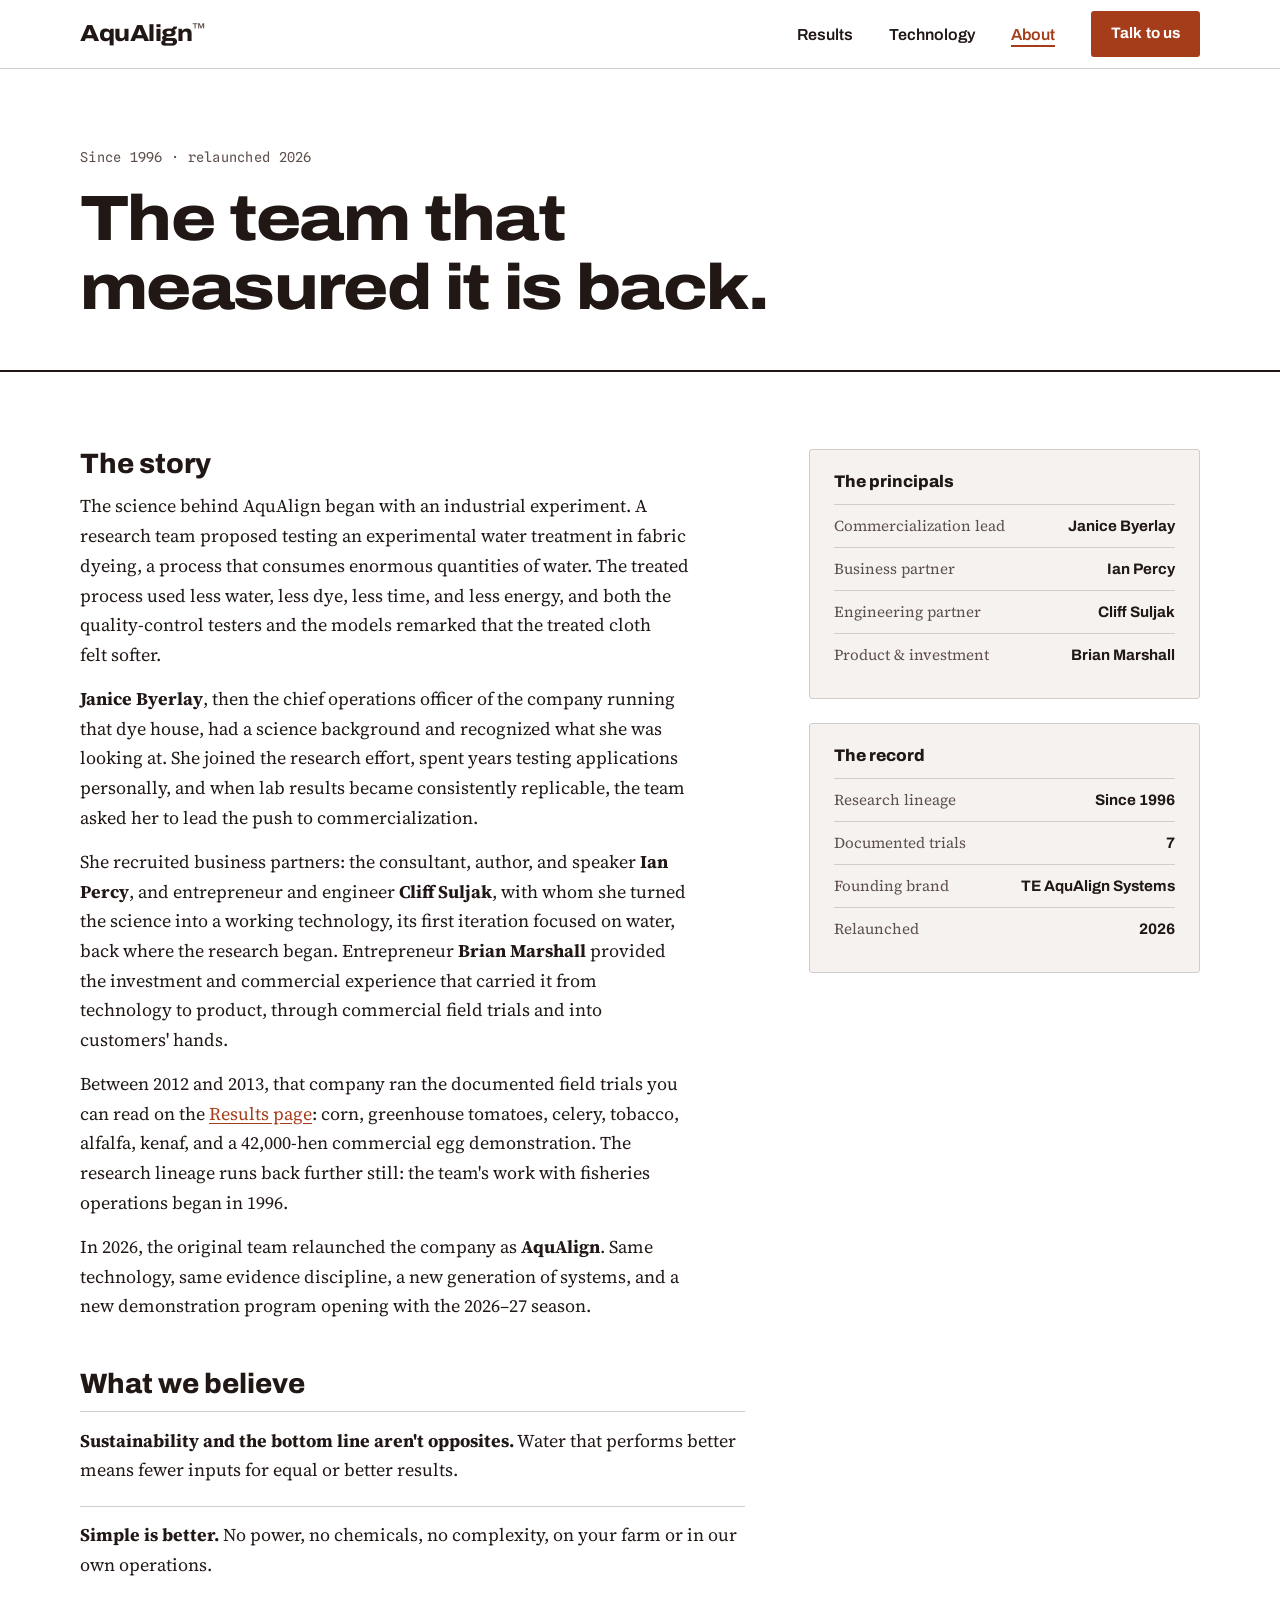
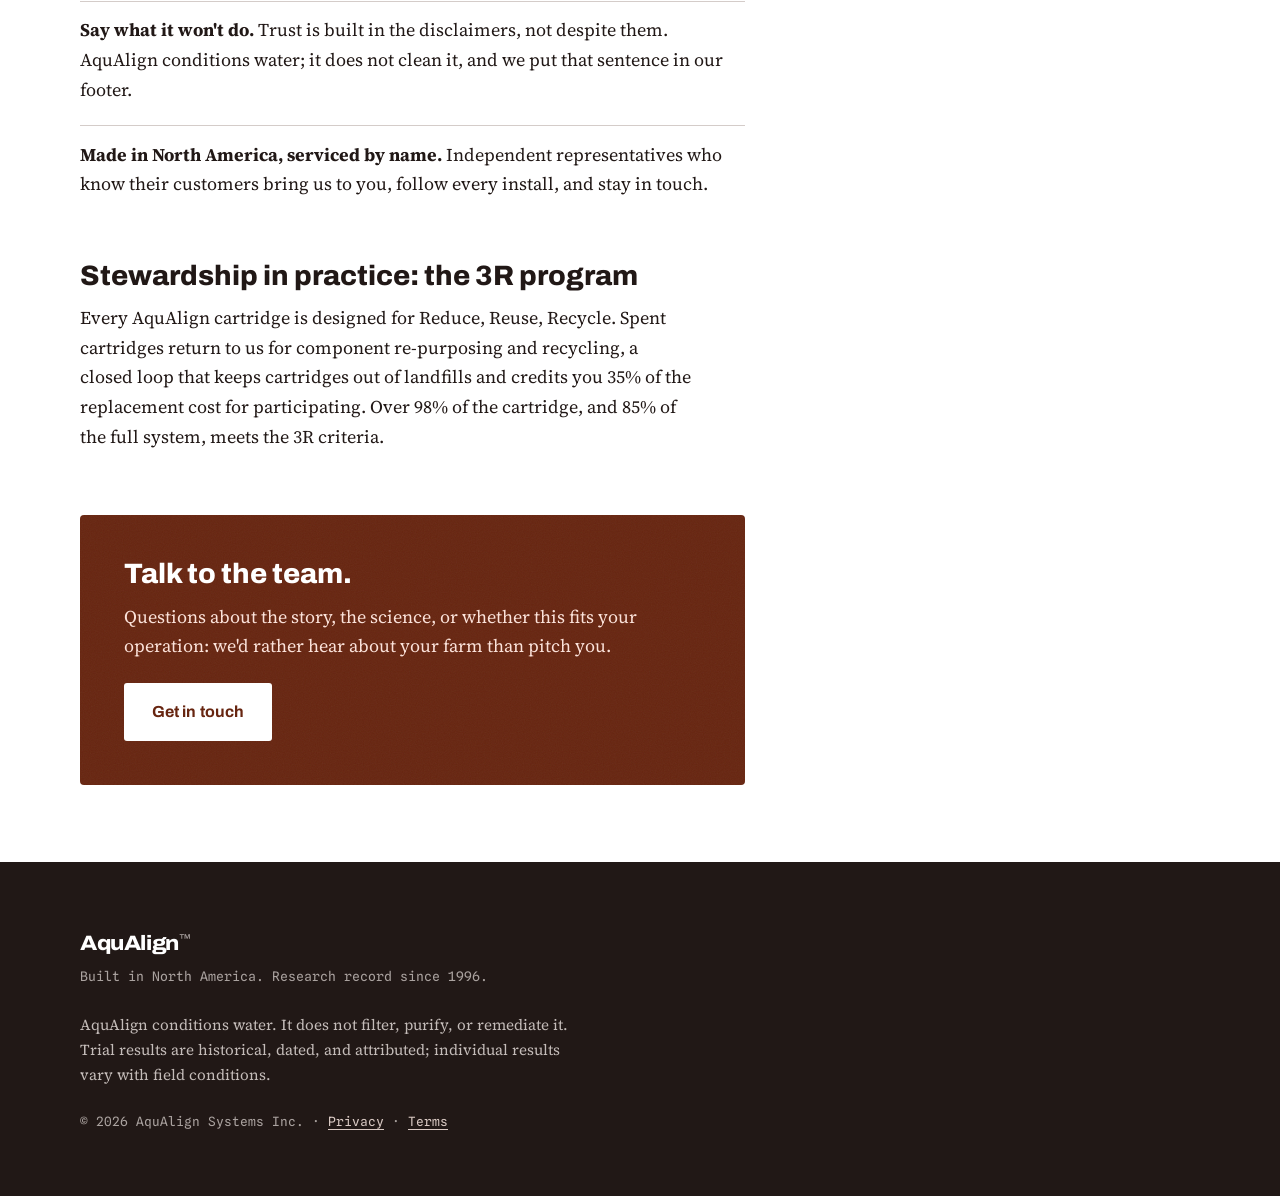
<file: about.html>
<!DOCTYPE html>
<html lang="en">
<head>
<meta charset="UTF-8">
<meta name="viewport" content="width=device-width, initial-scale=1.0">
<title>About — AquAlign</title>
<meta name="description" content="The team that measured it is back. The AquAlign story from a 1990s industrial experiment to documented field trials to the 2026 relaunch, and the beliefs the company runs on.">
<link rel="preconnect" href="https://fonts.googleapis.com">
<link rel="preconnect" href="https://fonts.gstatic.com" crossorigin>
<link href="https://fonts.googleapis.com/css2?family=Archivo:wdth,wght@62..125,400..900&family=Source+Serif+4:ital,opsz,wght@0,8..60,400..700;1,8..60,400..700&family=Spline+Sans+Mono:wght@400;500&display=swap" rel="stylesheet">
<link rel="stylesheet" href="styles.css">
<link rel="icon" href="data:image/svg+xml,%3Csvg xmlns='http://www.w3.org/2000/svg' viewBox='0 0 64 64'%3E%3Crect width='64' height='64' rx='12' fill='%23a3502e'/%3E%3Ctext x='32' y='46' font-family='Arial,Helvetica,sans-serif' font-size='38' font-weight='800' text-anchor='middle' fill='white'%3EA%3C/text%3E%3C/svg%3E">
<meta property="og:type" content="website">
<meta property="og:site_name" content="AquAlign">
<meta property="og:title" content="About — AquAlign">
<meta property="og:description" content="The team that measured it is back. The AquAlign story from a 1990s industrial experiment to documented field trials to the 2026 relaunch, and the beliefs the company runs on.">
<meta property="og:url" content="https://danknowsaguy-web.github.io/aqualign-site/about.html">
<meta property="og:image" content="https://images.unsplash.com/photo-1692369584496-3216a88f94c1?auto=format&fit=crop&w=1200&q=75">
<meta name="twitter:card" content="summary_large_image">
</head>
<body>
<a class="skip-link" href="#main">Skip to content</a>

<header class="site-head">
  <div class="wrap head-row">
    <a class="wordmark" href="index.html">AquAlign<span class="tm">™</span></a>
    <nav aria-label="Main">
      <ul class="head-nav">
        <li><a href="results.html">Results</a></li>
        <li><a href="technology.html">Technology</a></li>
        <li><a href="about.html" aria-current="page">About</a></li>
        <li><a class="btn btn-clay btn-sm" href="contact.html">Talk to us</a></li>
      </ul>
    </nav>
  </div>
</header>

<main id="main">

  <section class="page-head">
    <div class="wrap">
      <p class="page-meta">Since 1996 · relaunched 2026</p>
      <h1 class="page-title">The team that measured it is back.</h1>
    </div>
  </section>

  <section class="prose-section">
    <div class="wrap prose-grid">
      <div class="prose-main">
        <h2>The story</h2>
        <p>The science behind AquAlign began with an industrial experiment. A research team proposed testing an experimental water treatment in fabric dyeing, a process that consumes enormous quantities of water. The treated process used less water, less dye, less time, and less energy, and both the quality-control testers and the models remarked that the treated cloth felt softer.</p>
        <p><strong>Janice Byerlay</strong>, then the chief operations officer of the company running that dye house, had a science background and recognized what she was looking at. She joined the research effort, spent years testing applications personally, and when lab results became consistently replicable, the team asked her to lead the push to commercialization.</p>
        <p>She recruited business partners: the consultant, author, and speaker <strong>Ian Percy</strong>, and entrepreneur and engineer <strong>Cliff Suljak</strong>, with whom she turned the science into a working technology, its first iteration focused on water, back where the research began. Entrepreneur <strong>Brian Marshall</strong> provided the investment and commercial experience that carried it from technology to product, through commercial field trials and into customers' hands.</p>
        <p>Between 2012 and 2013, that company ran the documented field trials you can read on the <a href="results.html">Results page</a>: corn, greenhouse tomatoes, celery, tobacco, alfalfa, kenaf, and a 42,000-hen commercial egg demonstration. The research lineage runs back further still: the team's work with fisheries operations began in 1996.</p>
        <p>In 2026, the original team relaunched the company as <strong>AquAlign</strong>. Same technology, same evidence discipline, a new generation of systems, and a new demonstration program opening with the 2026&ndash;27 season.</p>

        <h2>What we believe</h2>
        <ul class="belief-list">
          <li><strong>Sustainability and the bottom line aren't opposites.</strong> Water that performs better means fewer inputs for equal or better results.</li>
          <li><strong>Simple is better.</strong> No power, no chemicals, no complexity, on your farm or in our own operations.</li>
          <li><strong>Say what it won't do.</strong> Trust is built in the disclaimers, not despite them. AquAlign conditions water; it does not clean it, and we put that sentence in our footer.</li>
          <li><strong>Made in North America, serviced by name.</strong> Independent representatives who know their customers bring us to you, follow every install, and stay in touch.</li>
        </ul>

        <h2>Stewardship in practice: the 3R program</h2>
        <p>Every AquAlign cartridge is designed for Reduce, Reuse, Recycle. Spent cartridges return to us for component re-purposing and recycling, a closed loop that keeps cartridges out of landfills and credits you 35% of the replacement cost for participating. Over 98% of the cartridge, and 85% of the full system, meets the 3R criteria.</p>

        <div class="page-cta">
          <h2>Talk to the team.</h2>
          <p>Questions about the story, the science, or whether this fits your operation: we'd rather hear about your farm than pitch you.</p>
          <a class="btn btn-clay" href="contact.html">Get in touch</a>
        </div>
      </div>

      <aside class="prose-side">
        <div class="side-note">
          <h3>The principals</h3>
          <ul class="spec-list">
            <li><span>Commercialization lead</span><strong>Janice Byerlay</strong></li>
            <li><span>Business partner</span><strong>Ian Percy</strong></li>
            <li><span>Engineering partner</span><strong>Cliff Suljak</strong></li>
            <li><span>Product &amp; investment</span><strong>Brian Marshall</strong></li>
          </ul>
        </div>
        <div class="side-note">
          <h3>The record</h3>
          <ul class="spec-list">
            <li><span>Research lineage</span><strong>Since 1996</strong></li>
            <li><span>Documented trials</span><strong>7</strong></li>
            <li><span>Founding brand</span><strong>TE AquAlign Systems</strong></li>
            <li><span>Relaunched</span><strong>2026</strong></li>
          </ul>
        </div>
      </aside>
    </div>
  </section>

</main>

<footer class="site-foot">
  <div class="wrap foot-grid">
    <div>
      <p class="wordmark foot-mark">AquAlign<span class="tm">™</span></p>
      <p class="foot-line">Built in North America. Research record since 1996.</p>
    </div>
    <p class="foot-disclaimer">AquAlign conditions water. It does not filter, purify, or remediate it. Trial results are historical, dated, and attributed; individual results vary with field conditions.</p>
    <p class="foot-legal">&copy; 2026 AquAlign Systems Inc. &middot; <a href="#">Privacy</a> &middot; <a href="#">Terms</a></p>
  </div>
</footer>

<script src="main.js" defer></script>
</body>
</html>
</file>
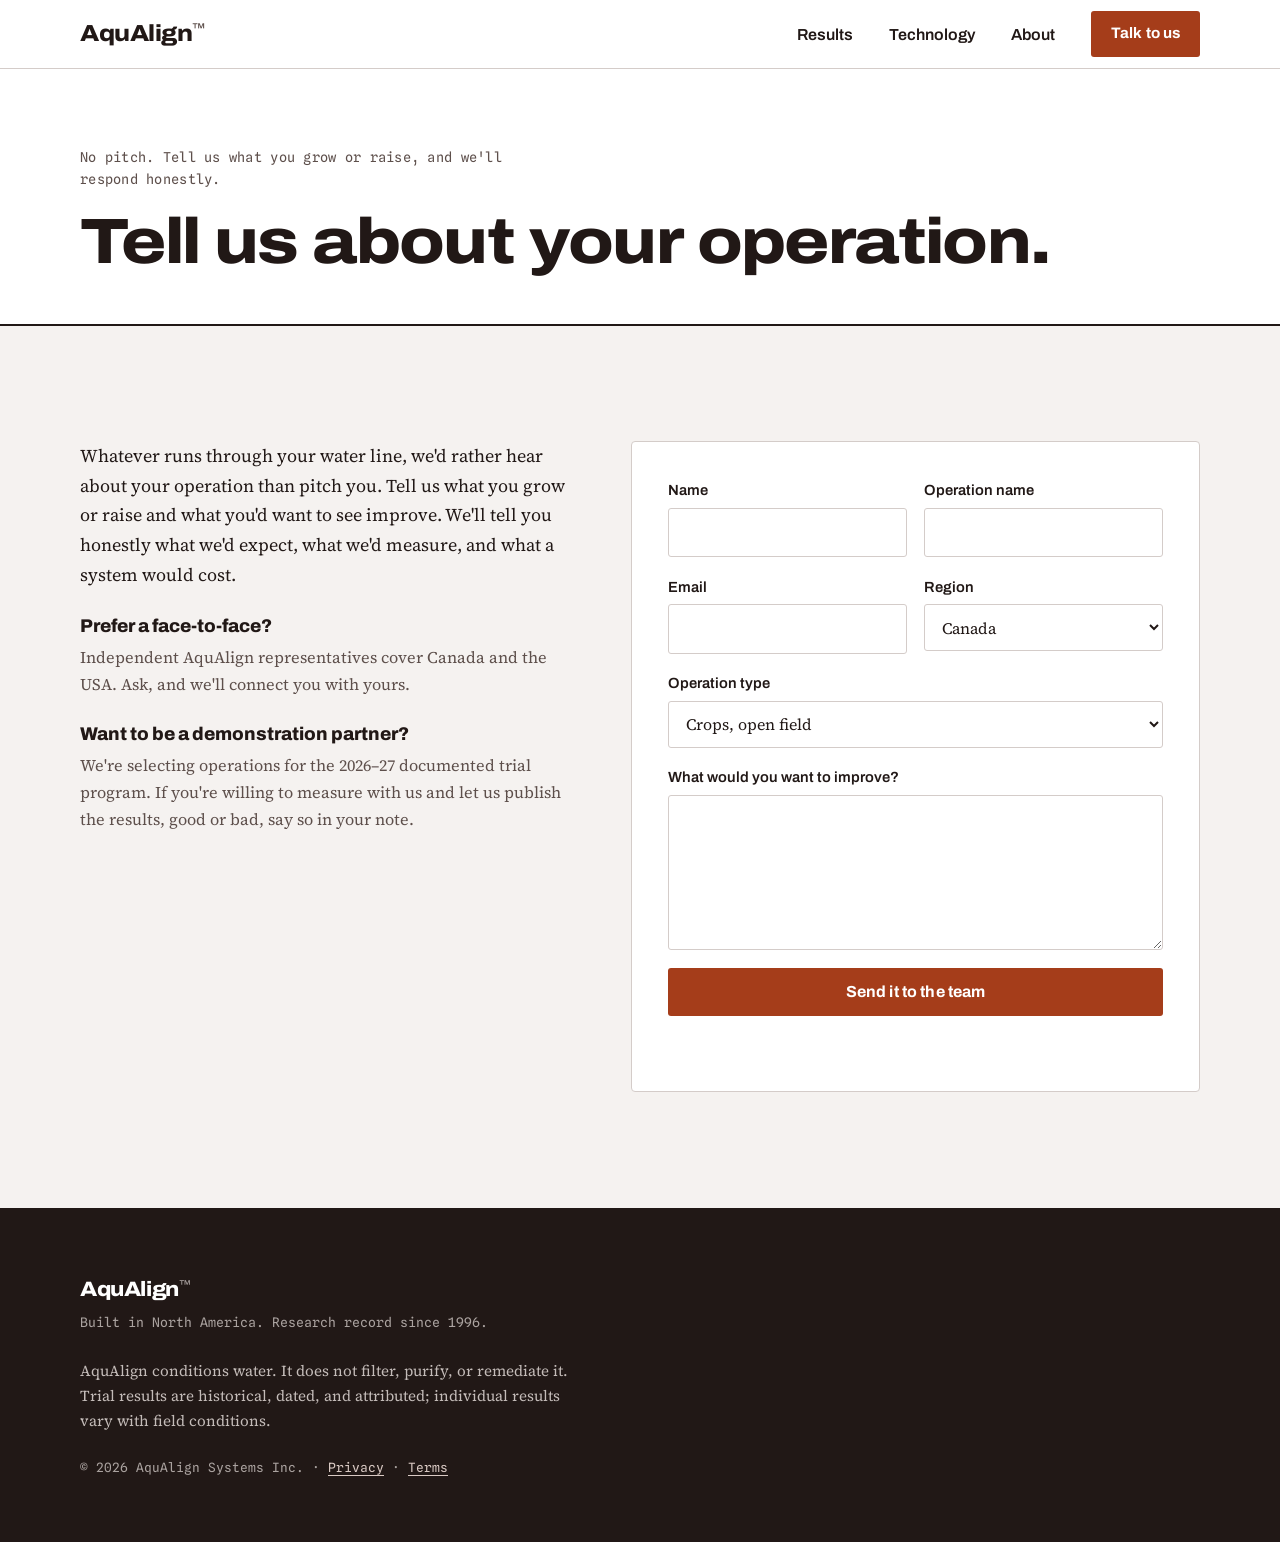
<file: contact.html>
<!DOCTYPE html>
<html lang="en">
<head>
<meta charset="UTF-8">
<meta name="viewport" content="width=device-width, initial-scale=1.0">
<title>Contact — AquAlign</title>
<meta name="description" content="Tell us about your operation. We'll tell you honestly what we'd expect, what we'd measure, and what an AquAlign system would cost. Representatives across Canada and the USA.">
<link rel="preconnect" href="https://fonts.googleapis.com">
<link rel="preconnect" href="https://fonts.gstatic.com" crossorigin>
<link href="https://fonts.googleapis.com/css2?family=Archivo:wdth,wght@62..125,400..900&family=Source+Serif+4:ital,opsz,wght@0,8..60,400..700;1,8..60,400..700&family=Spline+Sans+Mono:wght@400;500&display=swap" rel="stylesheet">
<link rel="stylesheet" href="styles.css">
<link rel="icon" href="data:image/svg+xml,%3Csvg xmlns='http://www.w3.org/2000/svg' viewBox='0 0 64 64'%3E%3Crect width='64' height='64' rx='12' fill='%23a3502e'/%3E%3Ctext x='32' y='46' font-family='Arial,Helvetica,sans-serif' font-size='38' font-weight='800' text-anchor='middle' fill='white'%3EA%3C/text%3E%3C/svg%3E">
<meta property="og:type" content="website">
<meta property="og:site_name" content="AquAlign">
<meta property="og:title" content="Contact — AquAlign">
<meta property="og:description" content="Tell us about your operation. We'll tell you honestly what we'd expect, what we'd measure, and what an AquAlign system would cost. Representatives across Canada and the USA.">
<meta property="og:url" content="https://danknowsaguy-web.github.io/aqualign-site/contact.html">
<meta property="og:image" content="https://images.unsplash.com/photo-1692369584496-3216a88f94c1?auto=format&fit=crop&w=1200&q=75">
<meta name="twitter:card" content="summary_large_image">
</head>
<body>
<a class="skip-link" href="#main">Skip to content</a>

<header class="site-head">
  <div class="wrap head-row">
    <a class="wordmark" href="index.html">AquAlign<span class="tm">™</span></a>
    <nav aria-label="Main">
      <ul class="head-nav">
        <li><a href="results.html">Results</a></li>
        <li><a href="technology.html">Technology</a></li>
        <li><a href="about.html">About</a></li>
        <li><a class="btn btn-clay btn-sm" href="contact.html" aria-current="page">Talk to us</a></li>
      </ul>
    </nav>
  </div>
</header>

<main id="main">

  <section class="page-head">
    <div class="wrap">
      <p class="page-meta">No pitch. Tell us what you grow or raise, and we'll respond honestly.</p>
      <h1 class="page-title">Tell us about your operation.</h1>
    </div>
  </section>

  <section class="contact contact-page">
    <div class="wrap contact-grid">
      <div class="contact-lede">
        <p>Whatever runs through your water line, we'd rather hear about your operation than pitch you. Tell us what you grow or raise and what you'd want to see improve. We'll tell you honestly what we'd expect, what we'd measure, and what a system would cost.</p>
        <h2 class="contact-sub">Prefer a face-to-face?</h2>
        <p class="contact-alt">Independent AquAlign representatives cover Canada and the USA. Ask, and we'll connect you with yours.</p>
        <h2 class="contact-sub">Want to be a demonstration partner?</h2>
        <p class="contact-alt">We're selecting operations for the 2026&ndash;27 documented trial program. If you're willing to measure with us and let us publish the results, good or bad, say so in your note.</p>
      </div>
      <form class="contact-form" id="contactForm" novalidate>
        <div class="ff"><label for="f-name">Name</label><input id="f-name" name="name" type="text" autocomplete="name" required></div>
        <div class="ff"><label for="f-op">Operation name</label><input id="f-op" name="operation" type="text" autocomplete="organization"></div>
        <div class="ff"><label for="f-email">Email</label><input id="f-email" name="email" type="email" autocomplete="email" required></div>
        <div class="ff">
          <label for="f-region">Region</label>
          <select id="f-region" name="region">
            <option>Canada</option>
            <option>USA</option>
            <option>Other</option>
          </select>
        </div>
        <div class="ff ff-wide">
          <label for="f-type">Operation type</label>
          <select id="f-type" name="type">
            <option>Crops, open field</option>
            <option>Crops, greenhouse &amp; CEA</option>
            <option>Livestock</option>
            <option>Hydroponics &amp; aquaculture</option>
            <option>Other</option>
          </select>
        </div>
        <div class="ff ff-wide"><label for="f-msg">What would you want to improve?</label><textarea id="f-msg" name="message" rows="5"></textarea></div>
        <button class="btn btn-clay ff-wide" type="submit">Send it to the team</button>
        <p class="form-note" role="status" aria-live="polite" id="formNote"></p>
      </form>
    </div>
  </section>

</main>

<footer class="site-foot">
  <div class="wrap foot-grid">
    <div>
      <p class="wordmark foot-mark">AquAlign<span class="tm">™</span></p>
      <p class="foot-line">Built in North America. Research record since 1996.</p>
    </div>
    <p class="foot-disclaimer">AquAlign conditions water. It does not filter, purify, or remediate it. Trial results are historical, dated, and attributed; individual results vary with field conditions.</p>
    <p class="foot-legal">&copy; 2026 AquAlign Systems Inc. &middot; <a href="#">Privacy</a> &middot; <a href="#">Terms</a></p>
  </div>
</footer>

<script src="main.js" defer></script>
</body>
</html>
</file>
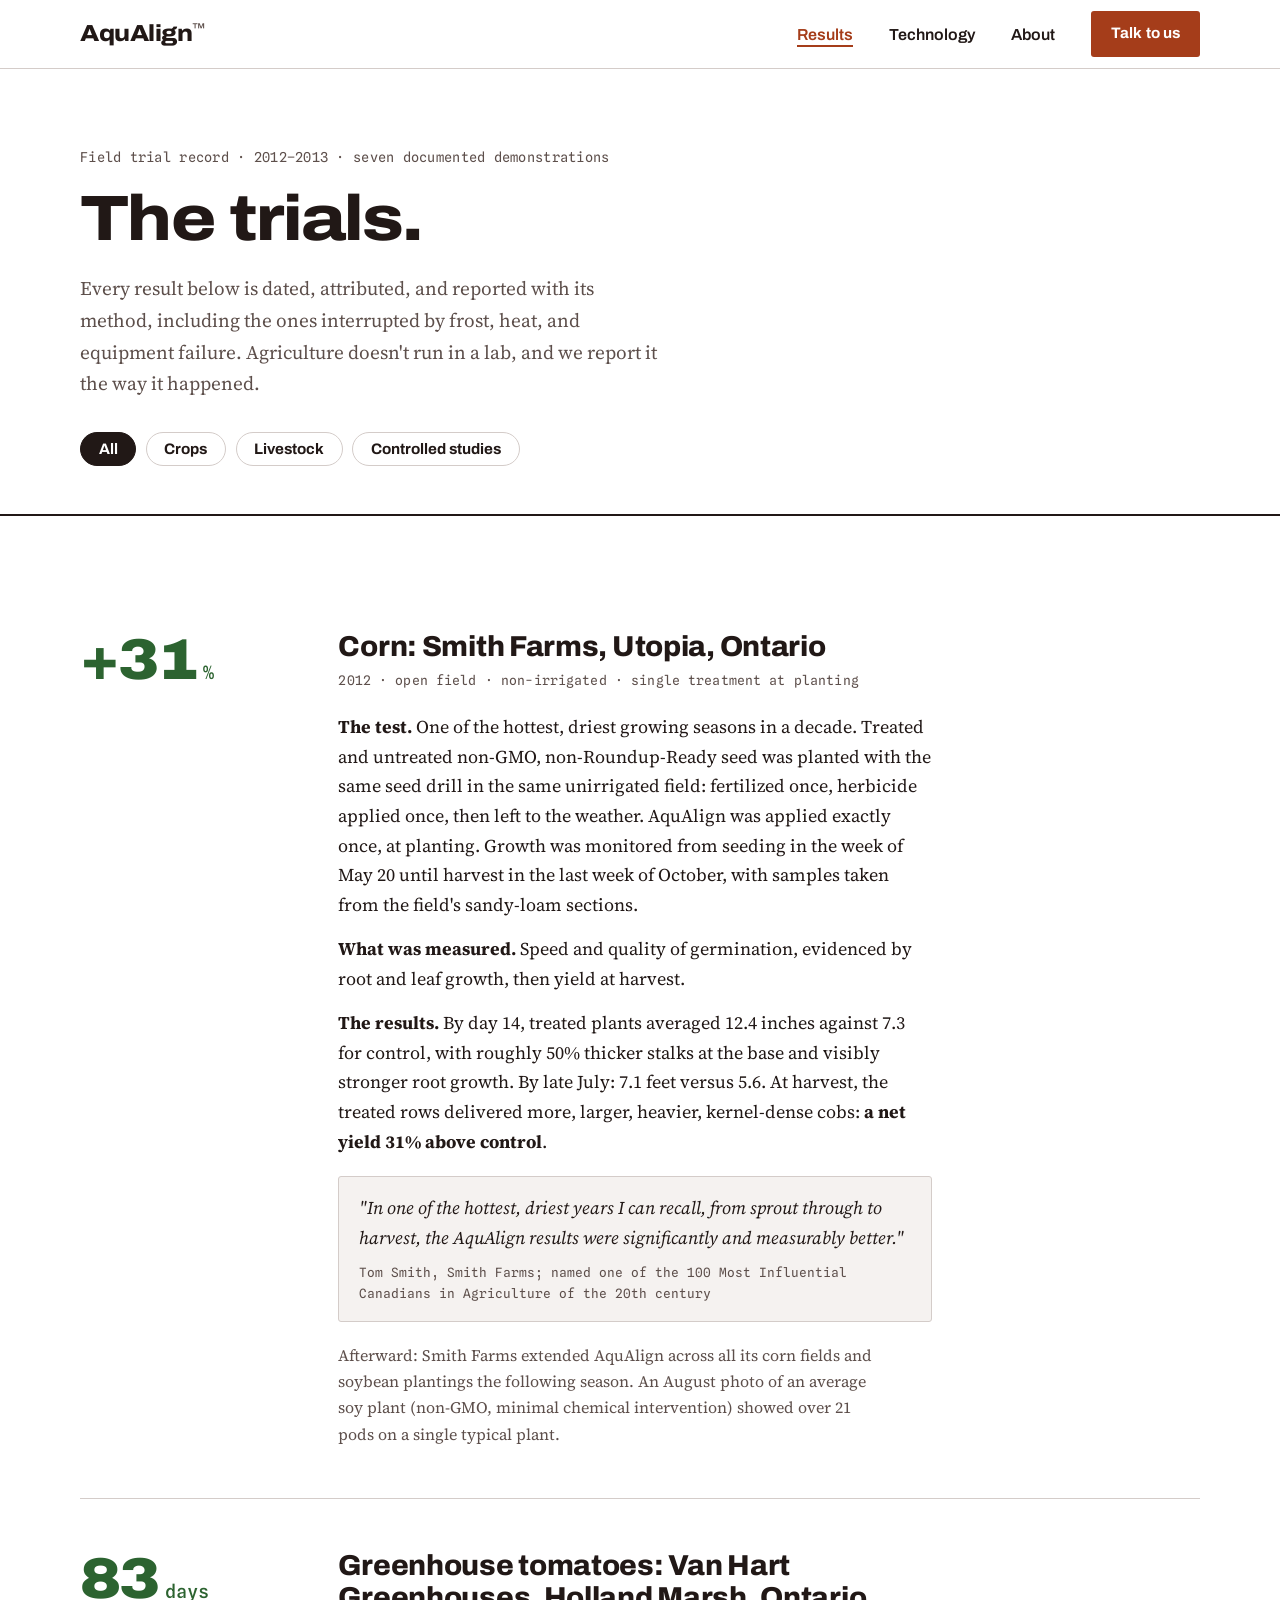
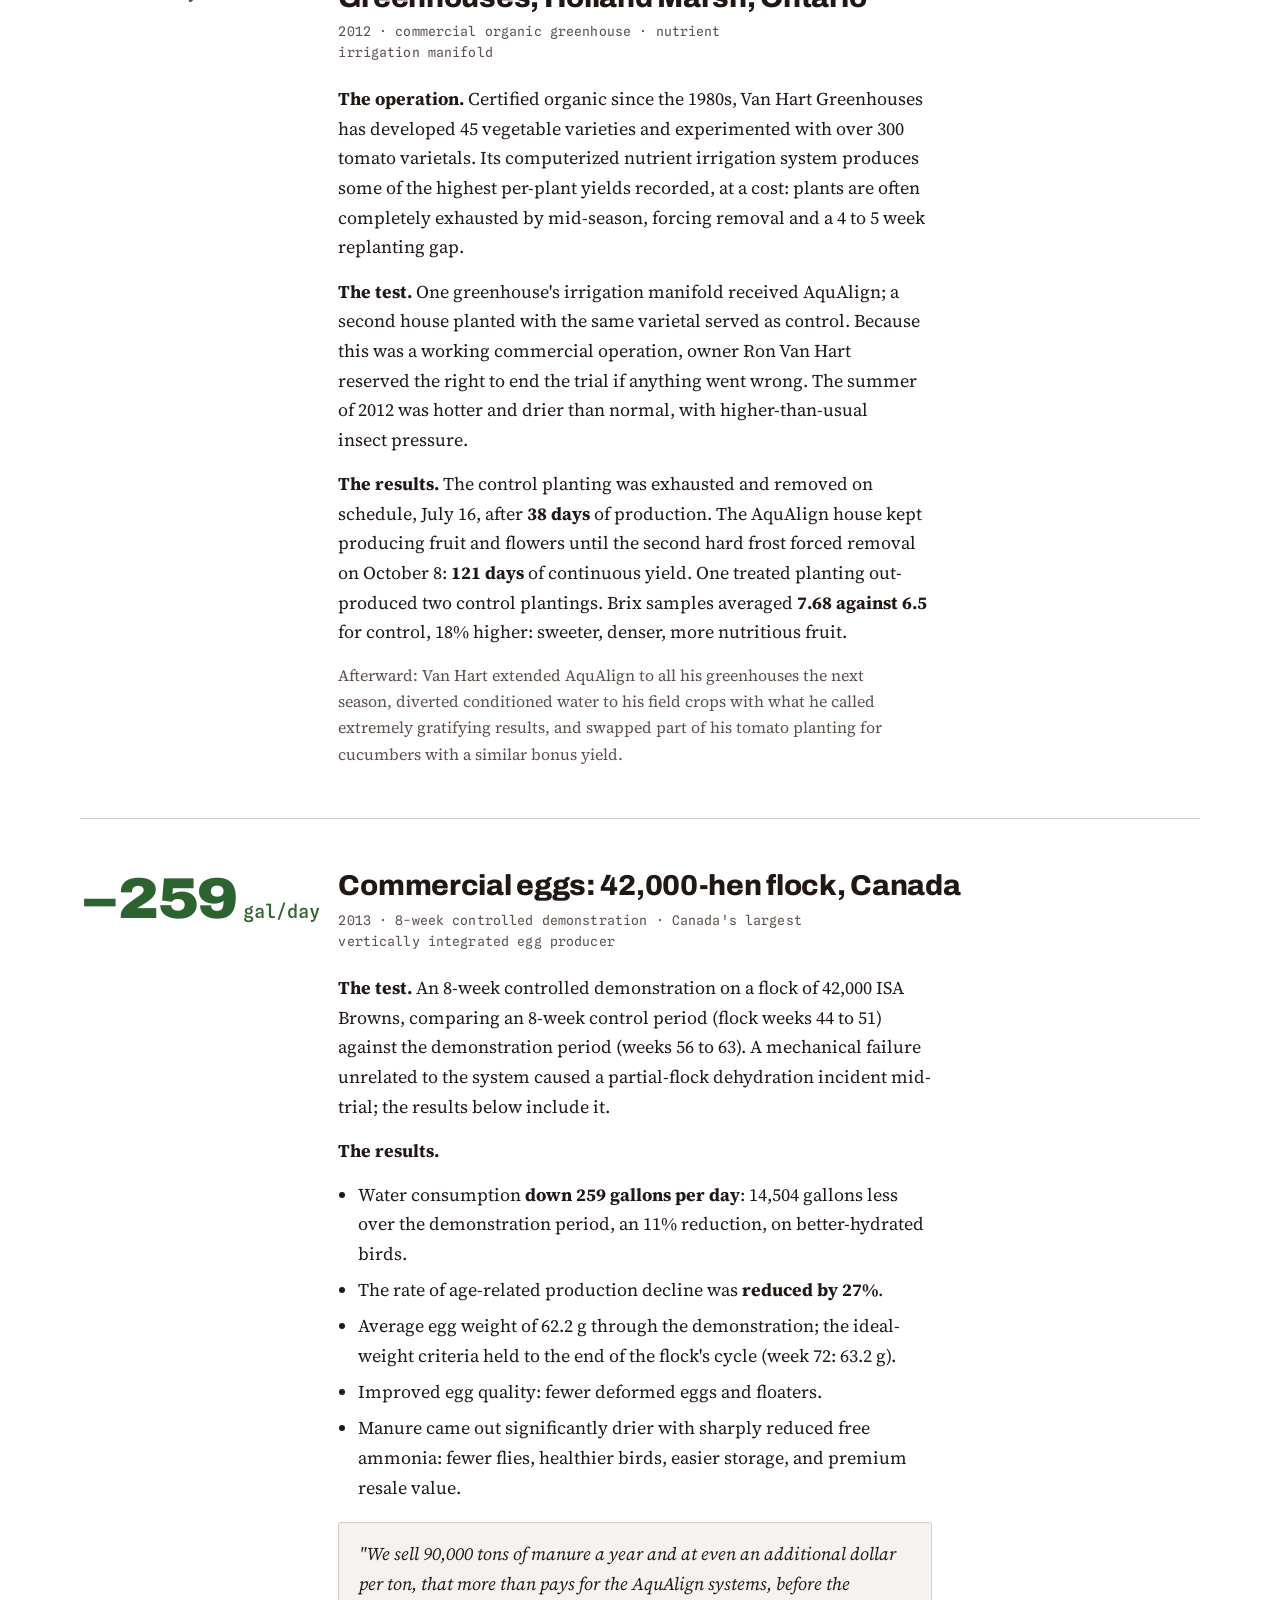
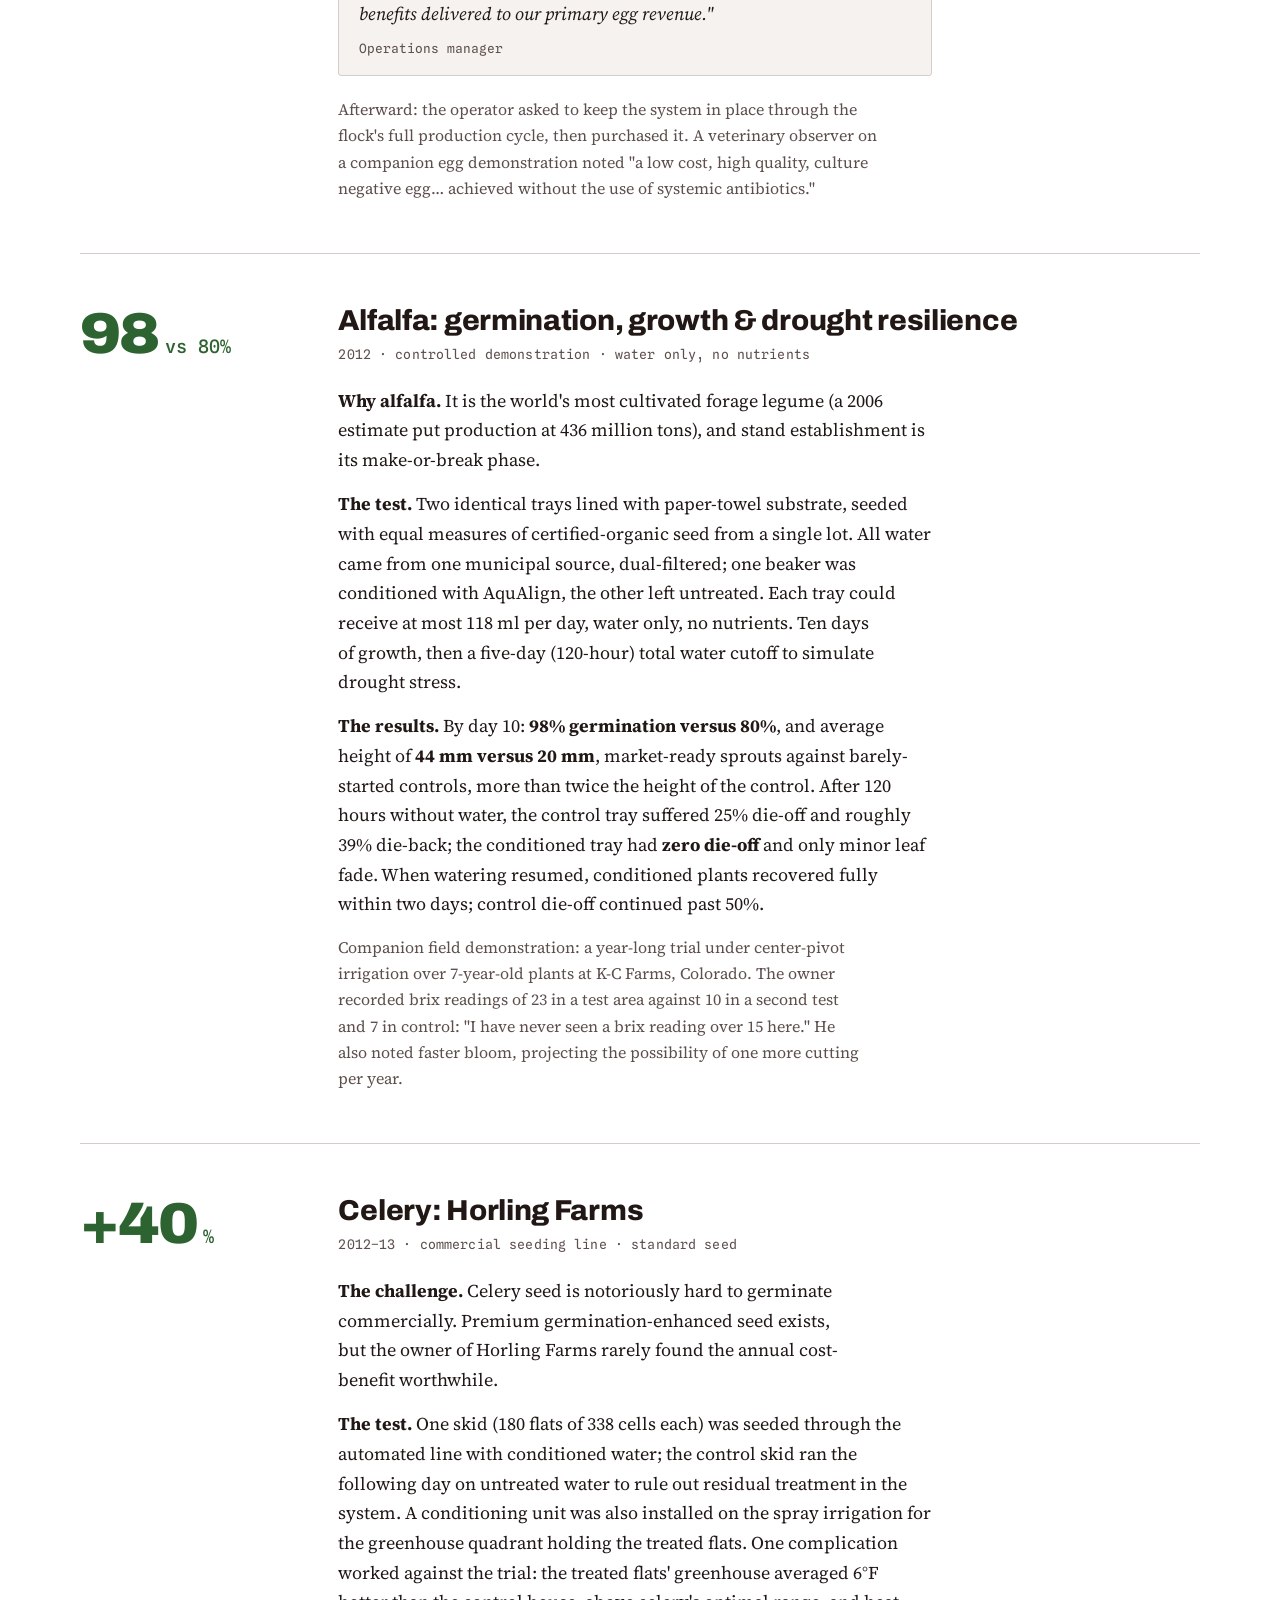
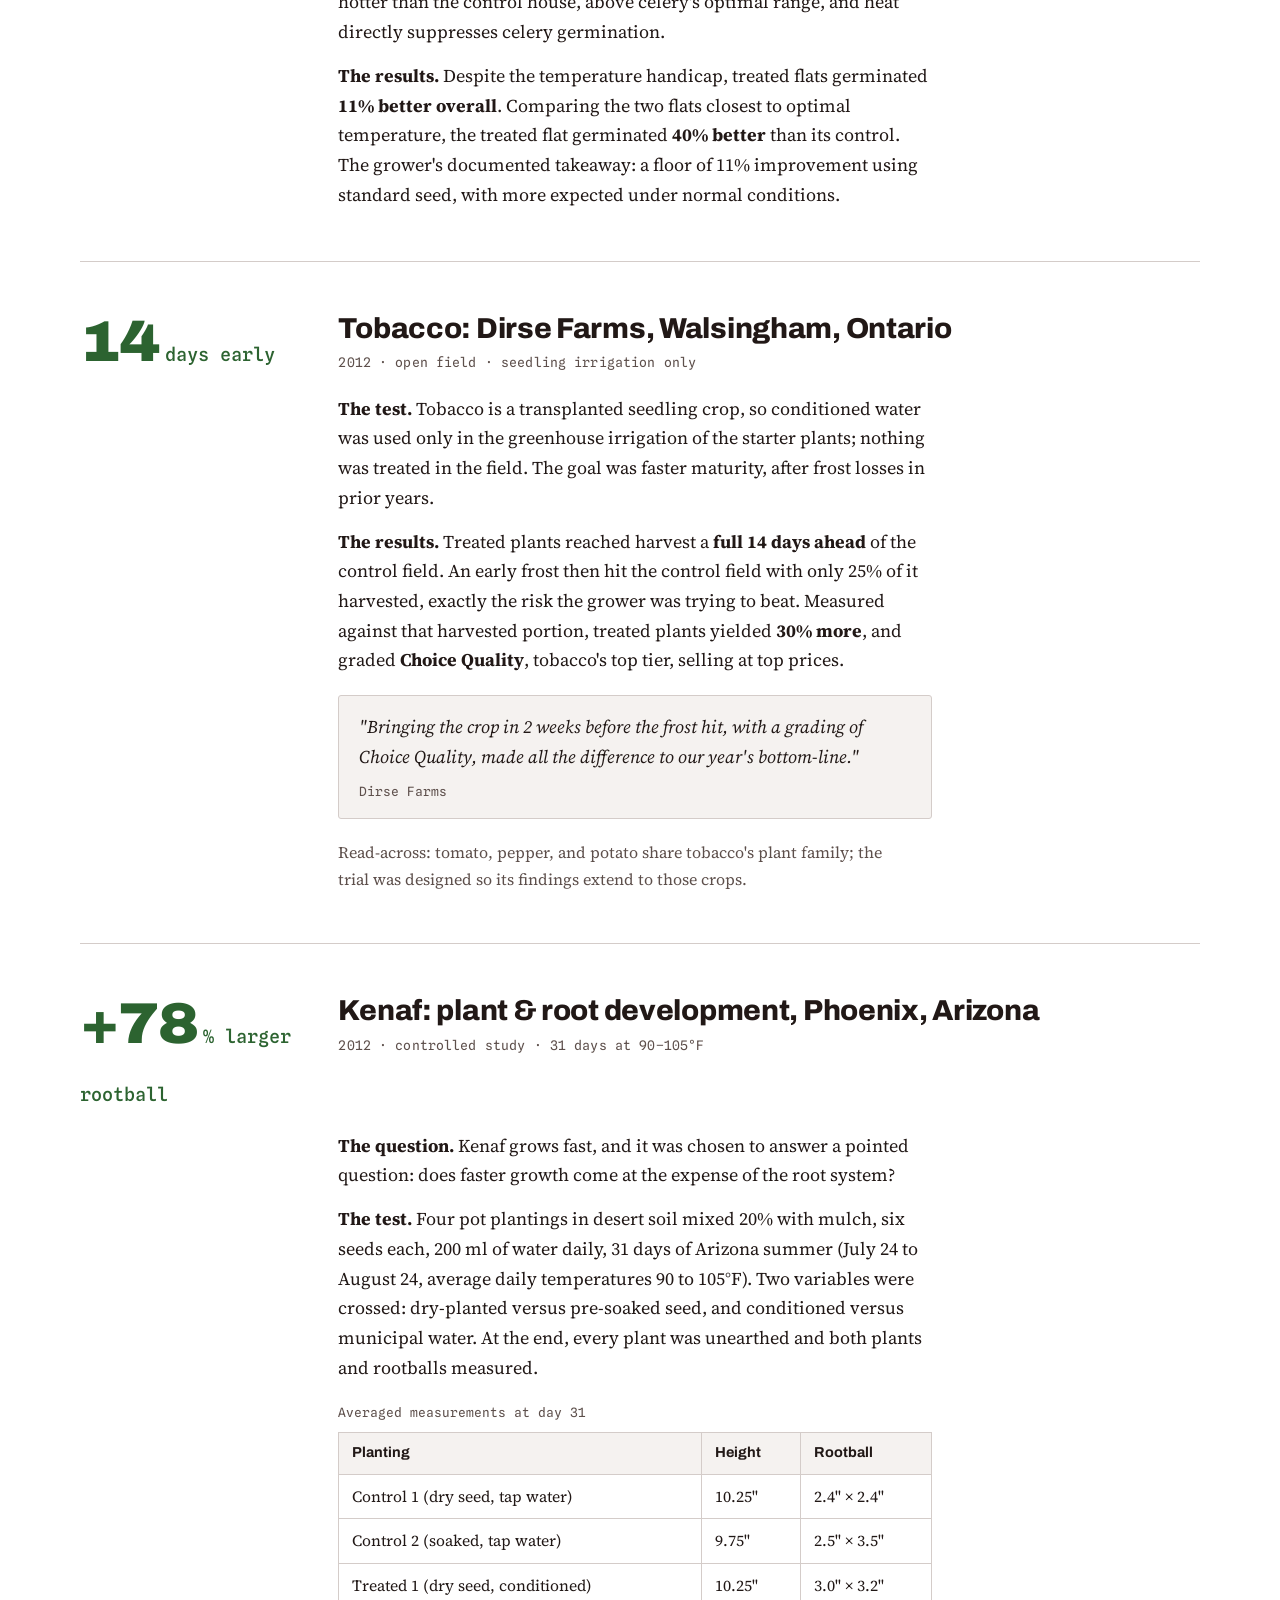
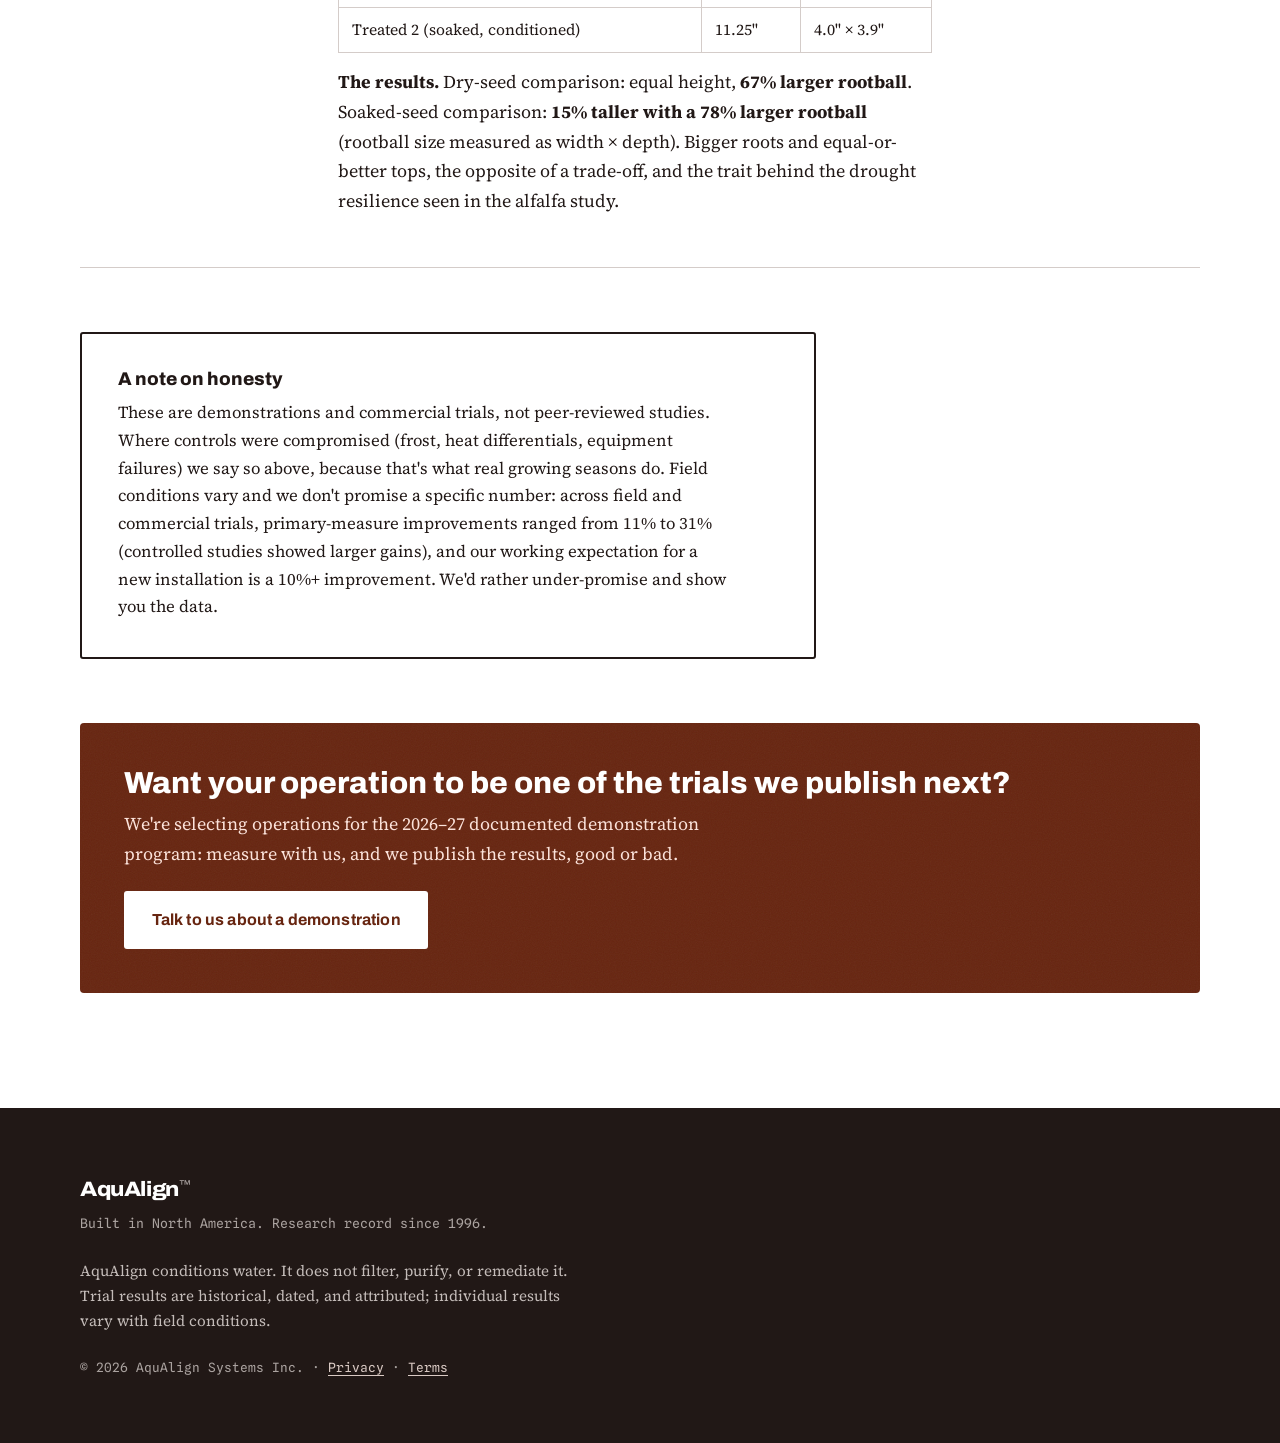
<file: results.html>
<!DOCTYPE html>
<html lang="en">
<head>
<meta charset="UTF-8">
<meta name="viewport" content="width=device-width, initial-scale=1.0">
<title>Field Trial Results — AquAlign</title>
<meta name="description" content="Seven documented AquAlign field trials: corn, greenhouse tomatoes, celery, tobacco, alfalfa, kenaf, and commercial egg production. Dated, attributed, and reported with their methods.">
<link rel="preconnect" href="https://fonts.googleapis.com">
<link rel="preconnect" href="https://fonts.gstatic.com" crossorigin>
<link href="https://fonts.googleapis.com/css2?family=Archivo:wdth,wght@62..125,400..900&family=Source+Serif+4:ital,opsz,wght@0,8..60,400..700;1,8..60,400..700&family=Spline+Sans+Mono:wght@400;500&display=swap" rel="stylesheet">
<link rel="stylesheet" href="styles.css">
<link rel="icon" href="data:image/svg+xml,%3Csvg xmlns='http://www.w3.org/2000/svg' viewBox='0 0 64 64'%3E%3Crect width='64' height='64' rx='12' fill='%23a3502e'/%3E%3Ctext x='32' y='46' font-family='Arial,Helvetica,sans-serif' font-size='38' font-weight='800' text-anchor='middle' fill='white'%3EA%3C/text%3E%3C/svg%3E">
<meta property="og:type" content="website">
<meta property="og:site_name" content="AquAlign">
<meta property="og:title" content="Field Trial Results — AquAlign">
<meta property="og:description" content="Seven documented AquAlign field trials: corn, greenhouse tomatoes, celery, tobacco, alfalfa, kenaf, and commercial egg production. Dated, attributed, and reported with their methods.">
<meta property="og:url" content="https://danknowsaguy-web.github.io/aqualign-site/results.html">
<meta property="og:image" content="https://images.unsplash.com/photo-1692369584496-3216a88f94c1?auto=format&fit=crop&w=1200&q=75">
<meta name="twitter:card" content="summary_large_image">
</head>
<body>
<a class="skip-link" href="#main">Skip to content</a>

<header class="site-head">
  <div class="wrap head-row">
    <a class="wordmark" href="index.html">AquAlign<span class="tm">™</span></a>
    <nav aria-label="Main">
      <ul class="head-nav">
        <li><a href="results.html" aria-current="page">Results</a></li>
        <li><a href="technology.html">Technology</a></li>
        <li><a href="about.html">About</a></li>
        <li><a class="btn btn-clay btn-sm" href="contact.html">Talk to us</a></li>
      </ul>
    </nav>
  </div>
</header>

<main id="main">

  <section class="page-head">
    <div class="wrap">
      <p class="page-meta">Field trial record · 2012&ndash;2013 · seven documented demonstrations</p>
      <h1 class="page-title">The trials.</h1>
      <p class="page-lede">Every result below is dated, attributed, and reported with its method, including the ones interrupted by frost, heat, and equipment failure. Agriculture doesn't run in a lab, and we report it the way it happened.</p>
      <div class="filter-row" role="group" aria-label="Filter trials">
        <button class="filter-btn" aria-pressed="true" data-filter="all">All</button>
        <button class="filter-btn" aria-pressed="false" data-filter="crops">Crops</button>
        <button class="filter-btn" aria-pressed="false" data-filter="livestock">Livestock</button>
        <button class="filter-btn" aria-pressed="false" data-filter="controlled">Controlled studies</button>
      </div>
    </div>
  </section>

  <section class="cases">
    <div class="wrap">

      <article class="case" data-cat="crops" id="corn">
        <header class="case-head">
          <p class="case-fig"><span class="fig">+31<span class="unit">%</span></span></p>
          <div>
            <h2>Corn: Smith Farms, Utopia, Ontario</h2>
            <p class="trial-src">2012 · open field · non-irrigated · single treatment at planting</p>
          </div>
        </header>
        <div class="case-body">
          <p><strong>The test.</strong> One of the hottest, driest growing seasons in a decade. Treated and untreated non-GMO, non-Roundup-Ready seed was planted with the same seed drill in the same unirrigated field: fertilized once, herbicide applied once, then left to the weather. AquAlign was applied exactly once, at planting. Growth was monitored from seeding in the week of May 20 until harvest in the last week of October, with samples taken from the field's sandy-loam sections.</p>
          <p><strong>What was measured.</strong> Speed and quality of germination, evidenced by root and leaf growth, then yield at harvest.</p>
          <p><strong>The results.</strong> By day 14, treated plants averaged 12.4 inches against 7.3 for control, with roughly 50% thicker stalks at the base and visibly stronger root growth. By late July: 7.1 feet versus 5.6. At harvest, the treated rows delivered more, larger, heavier, kernel-dense cobs: <strong>a net yield 31% above control</strong>.</p>
          <blockquote>
            <p>"In one of the hottest, driest years I can recall, from sprout through to harvest, the AquAlign results were significantly and measurably better."</p>
            <cite>Tom Smith, Smith Farms; named one of the 100 Most Influential Canadians in Agriculture of the 20th century</cite>
          </blockquote>
          <p class="trial-after">Afterward: Smith Farms extended AquAlign across all its corn fields and soybean plantings the following season. An August photo of an average soy plant (non-GMO, minimal chemical intervention) showed over 21 pods on a single typical plant.</p>
        </div>
      </article>

      <article class="case" data-cat="crops" id="tomatoes">
        <header class="case-head">
          <p class="case-fig"><span class="fig">83<span class="unit">days</span></span></p>
          <div>
            <h2>Greenhouse tomatoes: Van Hart Greenhouses, Holland Marsh, Ontario</h2>
            <p class="trial-src">2012 · commercial organic greenhouse · nutrient irrigation manifold</p>
          </div>
        </header>
        <div class="case-body">
          <p><strong>The operation.</strong> Certified organic since the 1980s, Van Hart Greenhouses has developed 45 vegetable varieties and experimented with over 300 tomato varietals. Its computerized nutrient irrigation system produces some of the highest per-plant yields recorded, at a cost: plants are often completely exhausted by mid-season, forcing removal and a 4 to 5 week replanting gap.</p>
          <p><strong>The test.</strong> One greenhouse's irrigation manifold received AquAlign; a second house planted with the same varietal served as control. Because this was a working commercial operation, owner Ron Van Hart reserved the right to end the trial if anything went wrong. The summer of 2012 was hotter and drier than normal, with higher-than-usual insect pressure.</p>
          <p><strong>The results.</strong> The control planting was exhausted and removed on schedule, July 16, after <strong>38 days</strong> of production. The AquAlign house kept producing fruit and flowers until the second hard frost forced removal on October 8: <strong>121 days</strong> of continuous yield. One treated planting out-produced two control plantings. Brix samples averaged <strong>7.68 against 6.5</strong> for control, 18% higher: sweeter, denser, more nutritious fruit.</p>
          <p class="trial-after">Afterward: Van Hart extended AquAlign to all his greenhouses the next season, diverted conditioned water to his field crops with what he called extremely gratifying results, and swapped part of his tomato planting for cucumbers with a similar bonus yield.</p>
        </div>
      </article>

      <article class="case" data-cat="livestock" id="eggs">
        <header class="case-head">
          <p class="case-fig"><span class="fig">&minus;259<span class="unit">gal/day</span></span></p>
          <div>
            <h2>Commercial eggs: 42,000-hen flock, Canada</h2>
            <p class="trial-src">2013 · 8-week controlled demonstration · Canada's largest vertically integrated egg producer</p>
          </div>
        </header>
        <div class="case-body">
          <p><strong>The test.</strong> An 8-week controlled demonstration on a flock of 42,000 ISA Browns, comparing an 8-week control period (flock weeks 44 to 51) against the demonstration period (weeks 56 to 63). A mechanical failure unrelated to the system caused a partial-flock dehydration incident mid-trial; the results below include it.</p>
          <p><strong>The results.</strong></p>
          <ul>
            <li>Water consumption <strong>down 259 gallons per day</strong>: 14,504 gallons less over the demonstration period, an 11% reduction, on better-hydrated birds.</li>
            <li>The rate of age-related production decline was <strong>reduced by 27%</strong>.</li>
            <li>Average egg weight of 62.2 g through the demonstration; the ideal-weight criteria held to the end of the flock's cycle (week 72: 63.2 g).</li>
            <li>Improved egg quality: fewer deformed eggs and floaters.</li>
            <li>Manure came out significantly drier with sharply reduced free ammonia: fewer flies, healthier birds, easier storage, and premium resale value.</li>
          </ul>
          <blockquote>
            <p>"We sell 90,000 tons of manure a year and at even an additional dollar per ton, that more than pays for the AquAlign systems, before the benefits delivered to our primary egg revenue."</p>
            <cite>Operations manager</cite>
          </blockquote>
          <p class="trial-after">Afterward: the operator asked to keep the system in place through the flock's full production cycle, then purchased it. A veterinary observer on a companion egg demonstration noted "a low cost, high quality, culture negative egg&hellip; achieved without the use of systemic antibiotics."</p>
        </div>
      </article>

      <article class="case" data-cat="controlled" id="alfalfa">
        <header class="case-head">
          <p class="case-fig"><span class="fig">98<span class="unit">vs 80%</span></span></p>
          <div>
            <h2>Alfalfa: germination, growth &amp; drought resilience</h2>
            <p class="trial-src">2012 · controlled demonstration · water only, no nutrients</p>
          </div>
        </header>
        <div class="case-body">
          <p><strong>Why alfalfa.</strong> It is the world's most cultivated forage legume (a 2006 estimate put production at 436 million tons), and stand establishment is its make-or-break phase.</p>
          <p><strong>The test.</strong> Two identical trays lined with paper-towel substrate, seeded with equal measures of certified-organic seed from a single lot. All water came from one municipal source, dual-filtered; one beaker was conditioned with AquAlign, the other left untreated. Each tray could receive at most 118 ml per day, water only, no nutrients. Ten days of growth, then a five-day (120-hour) total water cutoff to simulate drought stress.</p>
          <p><strong>The results.</strong> By day 10: <strong>98% germination versus 80%</strong>, and average height of <strong>44 mm versus 20 mm</strong>, market-ready sprouts against barely-started controls, more than twice the height of the control. After 120 hours without water, the control tray suffered 25% die-off and roughly 39% die-back; the conditioned tray had <strong>zero die-off</strong> and only minor leaf fade. When watering resumed, conditioned plants recovered fully within two days; control die-off continued past 50%.</p>
          <p class="trial-after">Companion field demonstration: a year-long trial under center-pivot irrigation over 7-year-old plants at K-C Farms, Colorado. The owner recorded brix readings of 23 in a test area against 10 in a second test and 7 in control: "I have never seen a brix reading over 15 here." He also noted faster bloom, projecting the possibility of one more cutting per year.</p>
        </div>
      </article>

      <article class="case" data-cat="crops" id="celery">
        <header class="case-head">
          <p class="case-fig"><span class="fig">+40<span class="unit">%</span></span></p>
          <div>
            <h2>Celery: Horling Farms</h2>
            <p class="trial-src">2012&ndash;13 · commercial seeding line · standard seed</p>
          </div>
        </header>
        <div class="case-body">
          <p><strong>The challenge.</strong> Celery seed is notoriously hard to germinate commercially. Premium germination-enhanced seed exists, but the owner of Horling Farms rarely found the annual cost-benefit worthwhile.</p>
          <p><strong>The test.</strong> One skid (180 flats of 338 cells each) was seeded through the automated line with conditioned water; the control skid ran the following day on untreated water to rule out residual treatment in the system. A conditioning unit was also installed on the spray irrigation for the greenhouse quadrant holding the treated flats. One complication worked against the trial: the treated flats' greenhouse averaged 6&deg;F hotter than the control house, above celery's optimal range, and heat directly suppresses celery germination.</p>
          <p><strong>The results.</strong> Despite the temperature handicap, treated flats germinated <strong>11% better overall</strong>. Comparing the two flats closest to optimal temperature, the treated flat germinated <strong>40% better</strong> than its control. The grower's documented takeaway: a floor of 11% improvement using standard seed, with more expected under normal conditions.</p>
        </div>
      </article>

      <article class="case" data-cat="crops" id="tobacco">
        <header class="case-head">
          <p class="case-fig"><span class="fig">14<span class="unit">days early</span></span></p>
          <div>
            <h2>Tobacco: Dirse Farms, Walsingham, Ontario</h2>
            <p class="trial-src">2012 · open field · seedling irrigation only</p>
          </div>
        </header>
        <div class="case-body">
          <p><strong>The test.</strong> Tobacco is a transplanted seedling crop, so conditioned water was used only in the greenhouse irrigation of the starter plants; nothing was treated in the field. The goal was faster maturity, after frost losses in prior years.</p>
          <p><strong>The results.</strong> Treated plants reached harvest a <strong>full 14 days ahead</strong> of the control field. An early frost then hit the control field with only 25% of it harvested, exactly the risk the grower was trying to beat. Measured against that harvested portion, treated plants yielded <strong>30% more</strong>, and graded <strong>Choice Quality</strong>, tobacco's top tier, selling at top prices.</p>
          <blockquote>
            <p>"Bringing the crop in 2 weeks before the frost hit, with a grading of Choice Quality, made all the difference to our year's bottom-line."</p>
            <cite>Dirse Farms</cite>
          </blockquote>
          <p class="trial-after">Read-across: tomato, pepper, and potato share tobacco's plant family; the trial was designed so its findings extend to those crops.</p>
        </div>
      </article>

      <article class="case" data-cat="controlled" id="kenaf">
        <header class="case-head">
          <p class="case-fig"><span class="fig">+78<span class="unit">% larger rootball</span></span></p>
          <div>
            <h2>Kenaf: plant &amp; root development, Phoenix, Arizona</h2>
            <p class="trial-src">2012 · controlled study · 31 days at 90&ndash;105&deg;F</p>
          </div>
        </header>
        <div class="case-body">
          <p><strong>The question.</strong> Kenaf grows fast, and it was chosen to answer a pointed question: does faster growth come at the expense of the root system?</p>
          <p><strong>The test.</strong> Four pot plantings in desert soil mixed 20% with mulch, six seeds each, 200 ml of water daily, 31 days of Arizona summer (July 24 to August 24, average daily temperatures 90 to 105&deg;F). Two variables were crossed: dry-planted versus pre-soaked seed, and conditioned versus municipal water. At the end, every plant was unearthed and both plants and rootballs measured.</p>
          <table class="data-table">
            <caption>Averaged measurements at day 31</caption>
            <thead><tr><th scope="col">Planting</th><th scope="col">Height</th><th scope="col">Rootball</th></tr></thead>
            <tbody>
              <tr><td>Control 1 (dry seed, tap water)</td><td>10.25"</td><td>2.4" &times; 2.4"</td></tr>
              <tr><td>Control 2 (soaked, tap water)</td><td>9.75"</td><td>2.5" &times; 3.5"</td></tr>
              <tr><td>Treated 1 (dry seed, conditioned)</td><td>10.25"</td><td>3.0" &times; 3.2"</td></tr>
              <tr><td>Treated 2 (soaked, conditioned)</td><td>11.25"</td><td>4.0" &times; 3.9"</td></tr>
            </tbody>
          </table>
          <p><strong>The results.</strong> Dry-seed comparison: equal height, <strong>67% larger rootball</strong>. Soaked-seed comparison: <strong>15% taller with a 78% larger rootball</strong> (rootball size measured as width &times; depth). Bigger roots and equal-or-better tops, the opposite of a trade-off, and the trait behind the drought resilience seen in the alfalfa study.</p>
        </div>
      </article>

      <aside class="honesty">
        <h3>A note on honesty</h3>
        <p>These are demonstrations and commercial trials, not peer-reviewed studies. Where controls were compromised (frost, heat differentials, equipment failures) we say so above, because that's what real growing seasons do. Field conditions vary and we don't promise a specific number: across field and commercial trials, primary-measure improvements ranged from 11% to 31% (controlled studies showed larger gains), and our working expectation for a new installation is a 10%+ improvement. We'd rather under-promise and show you the data.</p>
      </aside>

      <div class="page-cta">
        <h2>Want your operation to be one of the trials we publish next?</h2>
        <p>We're selecting operations for the 2026&ndash;27 documented demonstration program: measure with us, and we publish the results, good or bad.</p>
        <a class="btn btn-clay" href="contact.html">Talk to us about a demonstration</a>
      </div>

    </div>
  </section>

</main>

<footer class="site-foot">
  <div class="wrap foot-grid">
    <div>
      <p class="wordmark foot-mark">AquAlign<span class="tm">™</span></p>
      <p class="foot-line">Built in North America. Research record since 1996.</p>
    </div>
    <p class="foot-disclaimer">AquAlign conditions water. It does not filter, purify, or remediate it. Trial results are historical, dated, and attributed; individual results vary with field conditions.</p>
    <p class="foot-legal">&copy; 2026 AquAlign Systems Inc. &middot; <a href="#">Privacy</a> &middot; <a href="#">Terms</a></p>
  </div>
</footer>

<script src="main.js" defer></script>
</body>
</html>
</file>
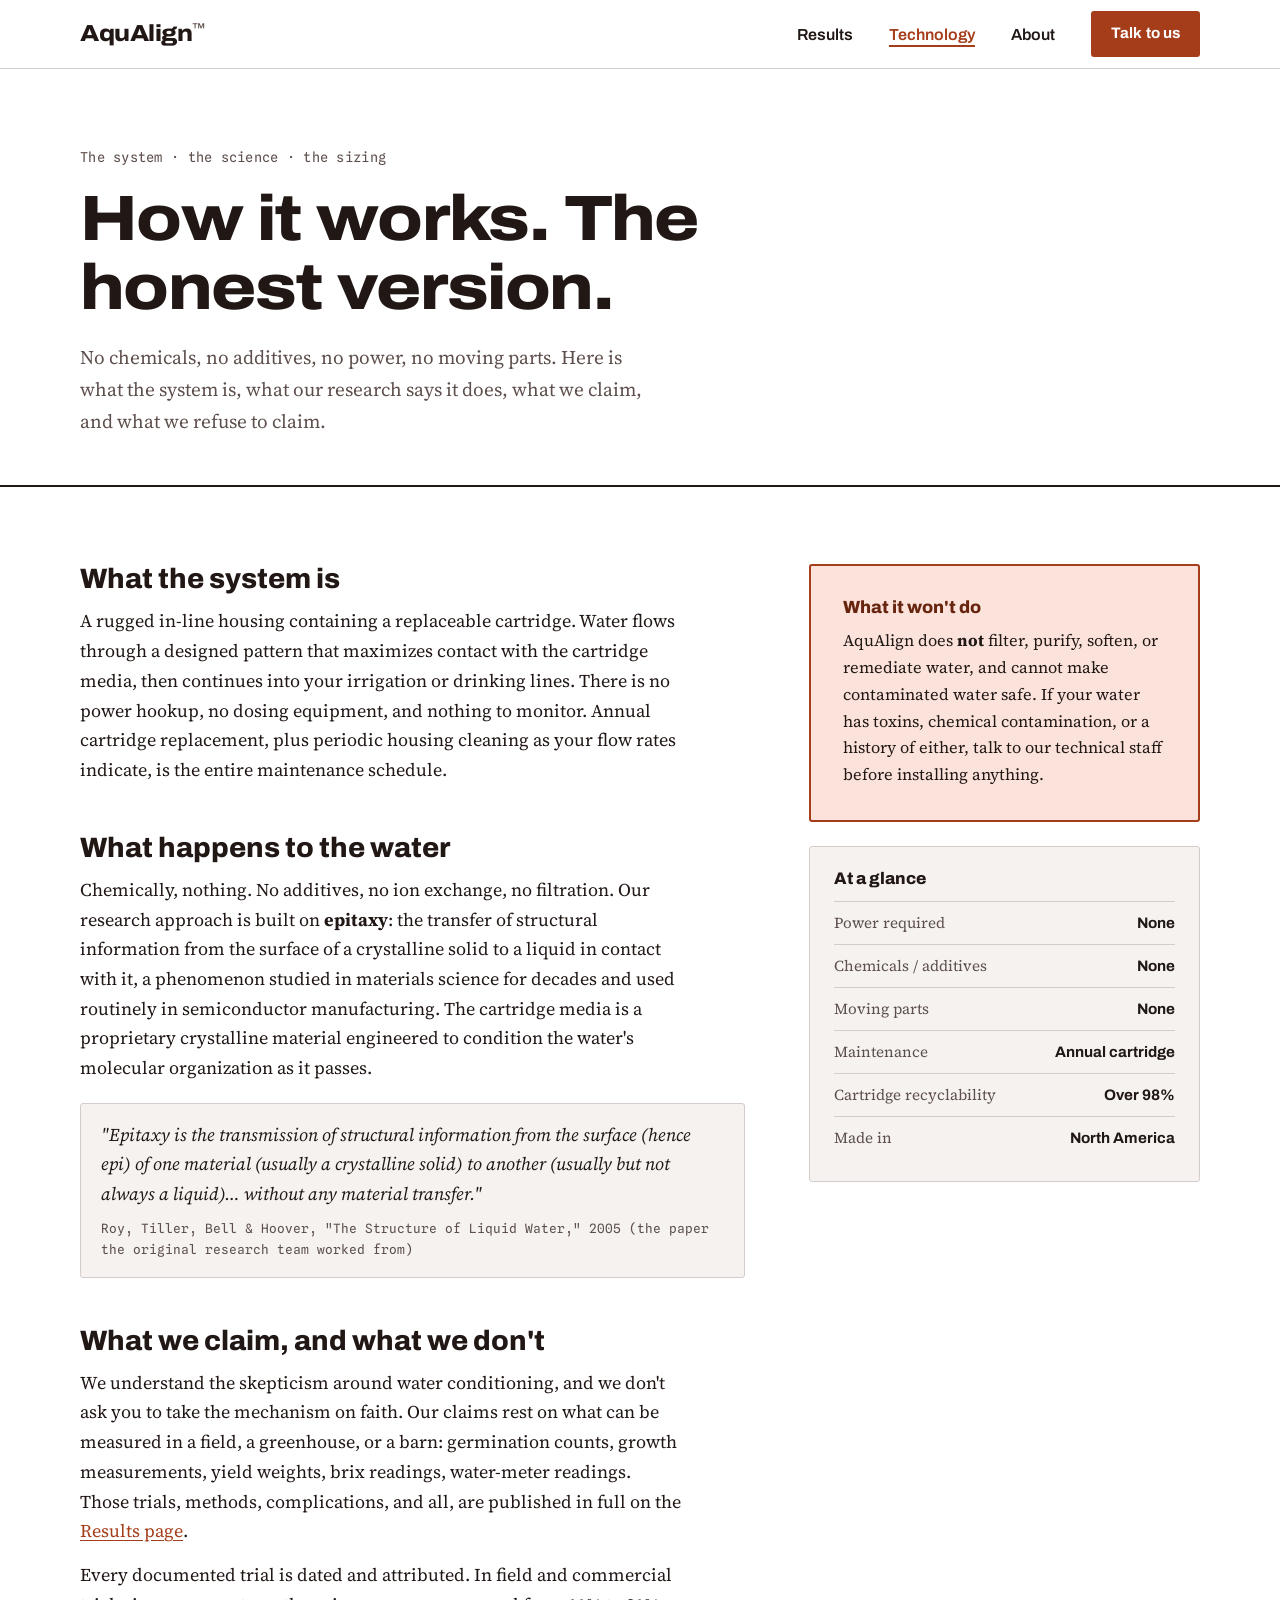
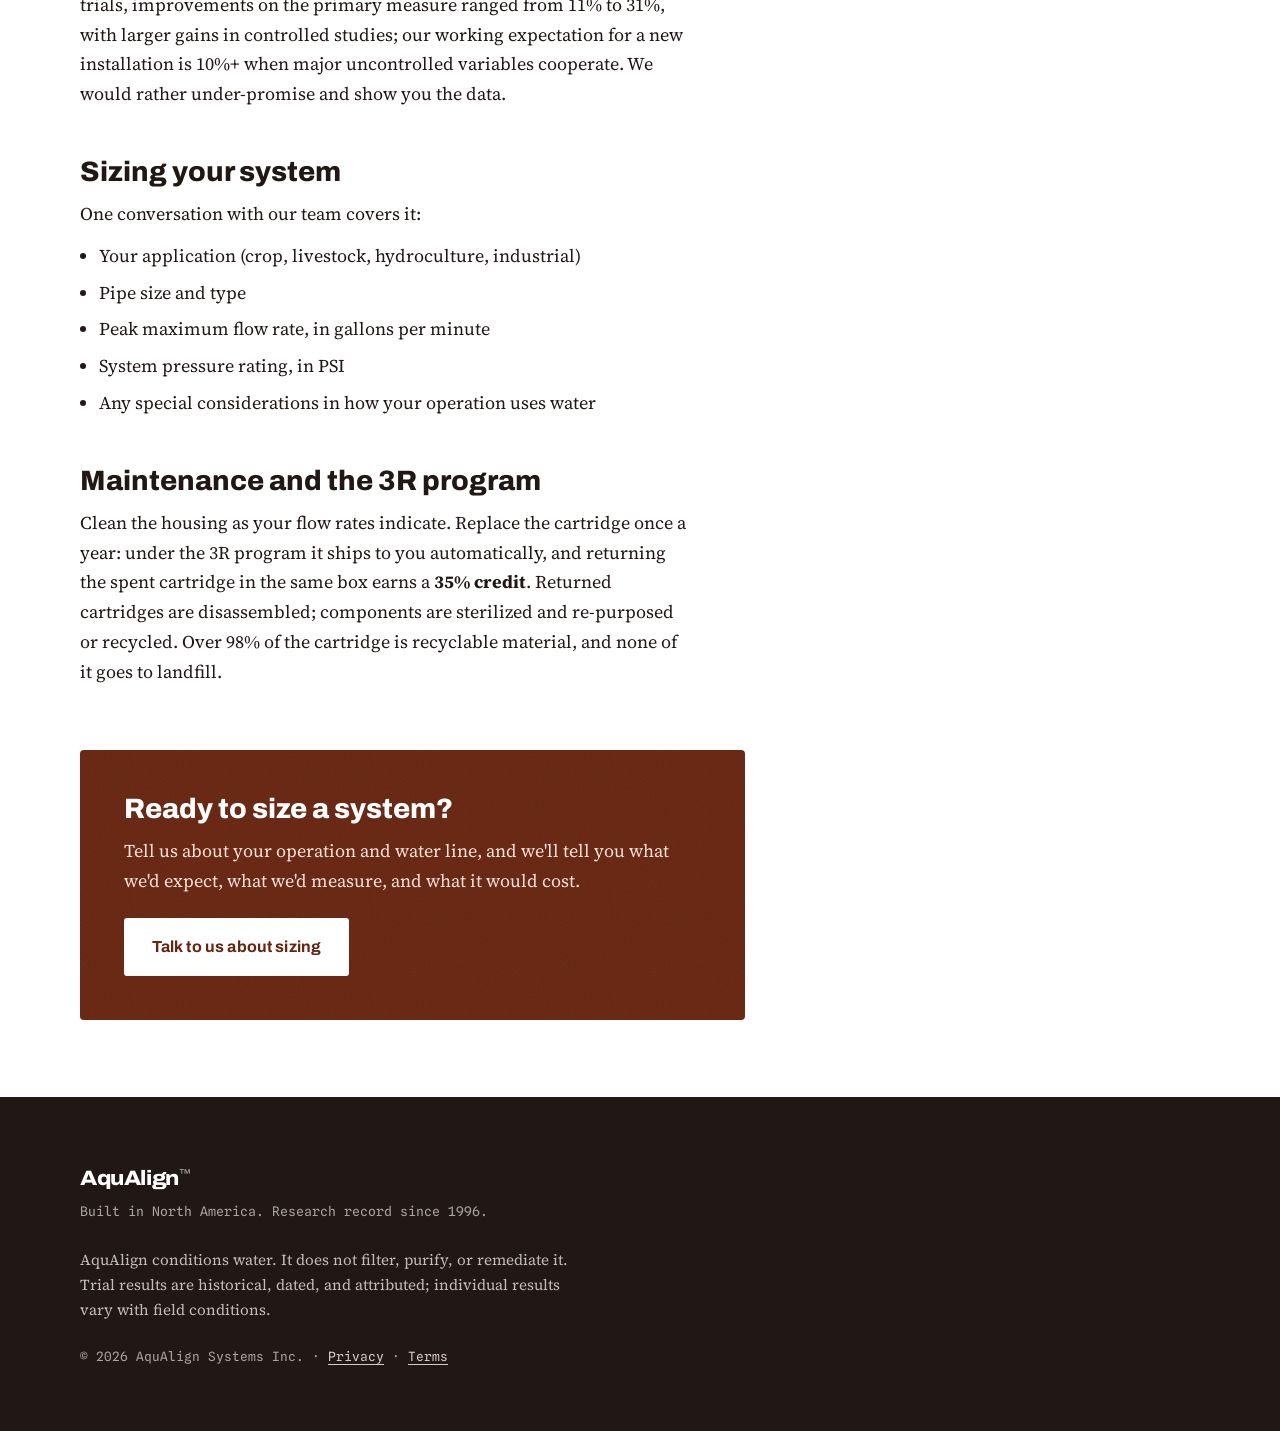
<file: technology.html>
<!DOCTYPE html>
<html lang="en">
<head>
<meta charset="UTF-8">
<meta name="viewport" content="width=device-width, initial-scale=1.0">
<title>Technology — AquAlign</title>
<meta name="description" content="How AquAlign works, honestly: in-line water conditioning based on epitaxy, with no chemicals, additives, or power. What we claim, what we don't, and how systems are sized.">
<link rel="preconnect" href="https://fonts.googleapis.com">
<link rel="preconnect" href="https://fonts.gstatic.com" crossorigin>
<link href="https://fonts.googleapis.com/css2?family=Archivo:wdth,wght@62..125,400..900&family=Source+Serif+4:ital,opsz,wght@0,8..60,400..700;1,8..60,400..700&family=Spline+Sans+Mono:wght@400;500&display=swap" rel="stylesheet">
<link rel="stylesheet" href="styles.css">
<link rel="icon" href="data:image/svg+xml,%3Csvg xmlns='http://www.w3.org/2000/svg' viewBox='0 0 64 64'%3E%3Crect width='64' height='64' rx='12' fill='%23a3502e'/%3E%3Ctext x='32' y='46' font-family='Arial,Helvetica,sans-serif' font-size='38' font-weight='800' text-anchor='middle' fill='white'%3EA%3C/text%3E%3C/svg%3E">
<meta property="og:type" content="website">
<meta property="og:site_name" content="AquAlign">
<meta property="og:title" content="Technology — AquAlign">
<meta property="og:description" content="How AquAlign works, honestly: in-line water conditioning based on epitaxy, with no chemicals, additives, or power. What we claim, what we don't, and how systems are sized.">
<meta property="og:url" content="https://danknowsaguy-web.github.io/aqualign-site/technology.html">
<meta property="og:image" content="https://images.unsplash.com/photo-1692369584496-3216a88f94c1?auto=format&fit=crop&w=1200&q=75">
<meta name="twitter:card" content="summary_large_image">
</head>
<body>
<a class="skip-link" href="#main">Skip to content</a>

<header class="site-head">
  <div class="wrap head-row">
    <a class="wordmark" href="index.html">AquAlign<span class="tm">™</span></a>
    <nav aria-label="Main">
      <ul class="head-nav">
        <li><a href="results.html">Results</a></li>
        <li><a href="technology.html" aria-current="page">Technology</a></li>
        <li><a href="about.html">About</a></li>
        <li><a class="btn btn-clay btn-sm" href="contact.html">Talk to us</a></li>
      </ul>
    </nav>
  </div>
</header>

<main id="main">

  <section class="page-head">
    <div class="wrap">
      <p class="page-meta">The system · the science · the sizing</p>
      <h1 class="page-title">How it works. The honest version.</h1>
      <p class="page-lede">No chemicals, no additives, no power, no moving parts. Here is what the system is, what our research says it does, what we claim, and what we refuse to claim.</p>
    </div>
  </section>

  <section class="prose-section">
    <div class="wrap prose-grid">
      <div class="prose-main">
        <h2>What the system is</h2>
        <p>A rugged in-line housing containing a replaceable cartridge. Water flows through a designed pattern that maximizes contact with the cartridge media, then continues into your irrigation or drinking lines. There is no power hookup, no dosing equipment, and nothing to monitor. Annual cartridge replacement, plus periodic housing cleaning as your flow rates indicate, is the entire maintenance schedule.</p>

        <h2>What happens to the water</h2>
        <p>Chemically, nothing. No additives, no ion exchange, no filtration. Our research approach is built on <strong>epitaxy</strong>: the transfer of structural information from the surface of a crystalline solid to a liquid in contact with it, a phenomenon studied in materials science for decades and used routinely in semiconductor manufacturing. The cartridge media is a proprietary crystalline material engineered to condition the water's molecular organization as it passes.</p>
        <blockquote>
          <p>"Epitaxy is the transmission of structural information from the surface (hence epi) of one material (usually a crystalline solid) to another (usually but not always a liquid)&hellip; without any material transfer."</p>
          <cite>Roy, Tiller, Bell &amp; Hoover, "The Structure of Liquid Water," 2005 (the paper the original research team worked from)</cite>
        </blockquote>

        <h2>What we claim, and what we don't</h2>
        <p>We understand the skepticism around water conditioning, and we don't ask you to take the mechanism on faith. Our claims rest on what can be measured in a field, a greenhouse, or a barn: germination counts, growth measurements, yield weights, brix readings, water-meter readings. Those trials, methods, complications, and all, are published in full on the <a href="results.html">Results page</a>.</p>
        <p>Every documented trial is dated and attributed. In field and commercial trials, improvements on the primary measure ranged from 11% to 31%, with larger gains in controlled studies; our working expectation for a new installation is 10%+ when major uncontrolled variables cooperate. We would rather under-promise and show you the data.</p>

        <h2>Sizing your system</h2>
        <p>One conversation with our team covers it:</p>
        <ul>
          <li>Your application (crop, livestock, hydroculture, industrial)</li>
          <li>Pipe size and type</li>
          <li>Peak maximum flow rate, in gallons per minute</li>
          <li>System pressure rating, in PSI</li>
          <li>Any special considerations in how your operation uses water</li>
        </ul>

        <h2>Maintenance and the 3R program</h2>
        <p>Clean the housing as your flow rates indicate. Replace the cartridge once a year: under the 3R program it ships to you automatically, and returning the spent cartridge in the same box earns a <strong>35% credit</strong>. Returned cartridges are disassembled; components are sterilized and re-purposed or recycled. Over 98% of the cartridge is recyclable material, and none of it goes to landfill.</p>

        <div class="page-cta">
          <h2>Ready to size a system?</h2>
          <p>Tell us about your operation and water line, and we'll tell you what we'd expect, what we'd measure, and what it would cost.</p>
          <a class="btn btn-clay" href="contact.html">Talk to us about sizing</a>
        </div>
      </div>

      <aside class="prose-side">
        <div class="wont" aria-label="What AquAlign will not do">
          <h3>What it won't do</h3>
          <p>AquAlign does <strong>not</strong> filter, purify, soften, or remediate water, and cannot make contaminated water safe. If your water has toxins, chemical contamination, or a history of either, talk to our technical staff before installing anything.</p>
        </div>
        <div class="side-note">
          <h3>At a glance</h3>
          <ul class="spec-list">
            <li><span>Power required</span><strong>None</strong></li>
            <li><span>Chemicals / additives</span><strong>None</strong></li>
            <li><span>Moving parts</span><strong>None</strong></li>
            <li><span>Maintenance</span><strong>Annual cartridge</strong></li>
            <li><span>Cartridge recyclability</span><strong>Over 98%</strong></li>
            <li><span>Made in</span><strong>North America</strong></li>
          </ul>
        </div>
      </aside>
    </div>
  </section>

</main>

<footer class="site-foot">
  <div class="wrap foot-grid">
    <div>
      <p class="wordmark foot-mark">AquAlign<span class="tm">™</span></p>
      <p class="foot-line">Built in North America. Research record since 1996.</p>
    </div>
    <p class="foot-disclaimer">AquAlign conditions water. It does not filter, purify, or remediate it. Trial results are historical, dated, and attributed; individual results vary with field conditions.</p>
    <p class="foot-legal">&copy; 2026 AquAlign Systems Inc. &middot; <a href="#">Privacy</a> &middot; <a href="#">Terms</a></p>
  </div>
</footer>

<script src="main.js" defer></script>
</body>
</html>
</file>
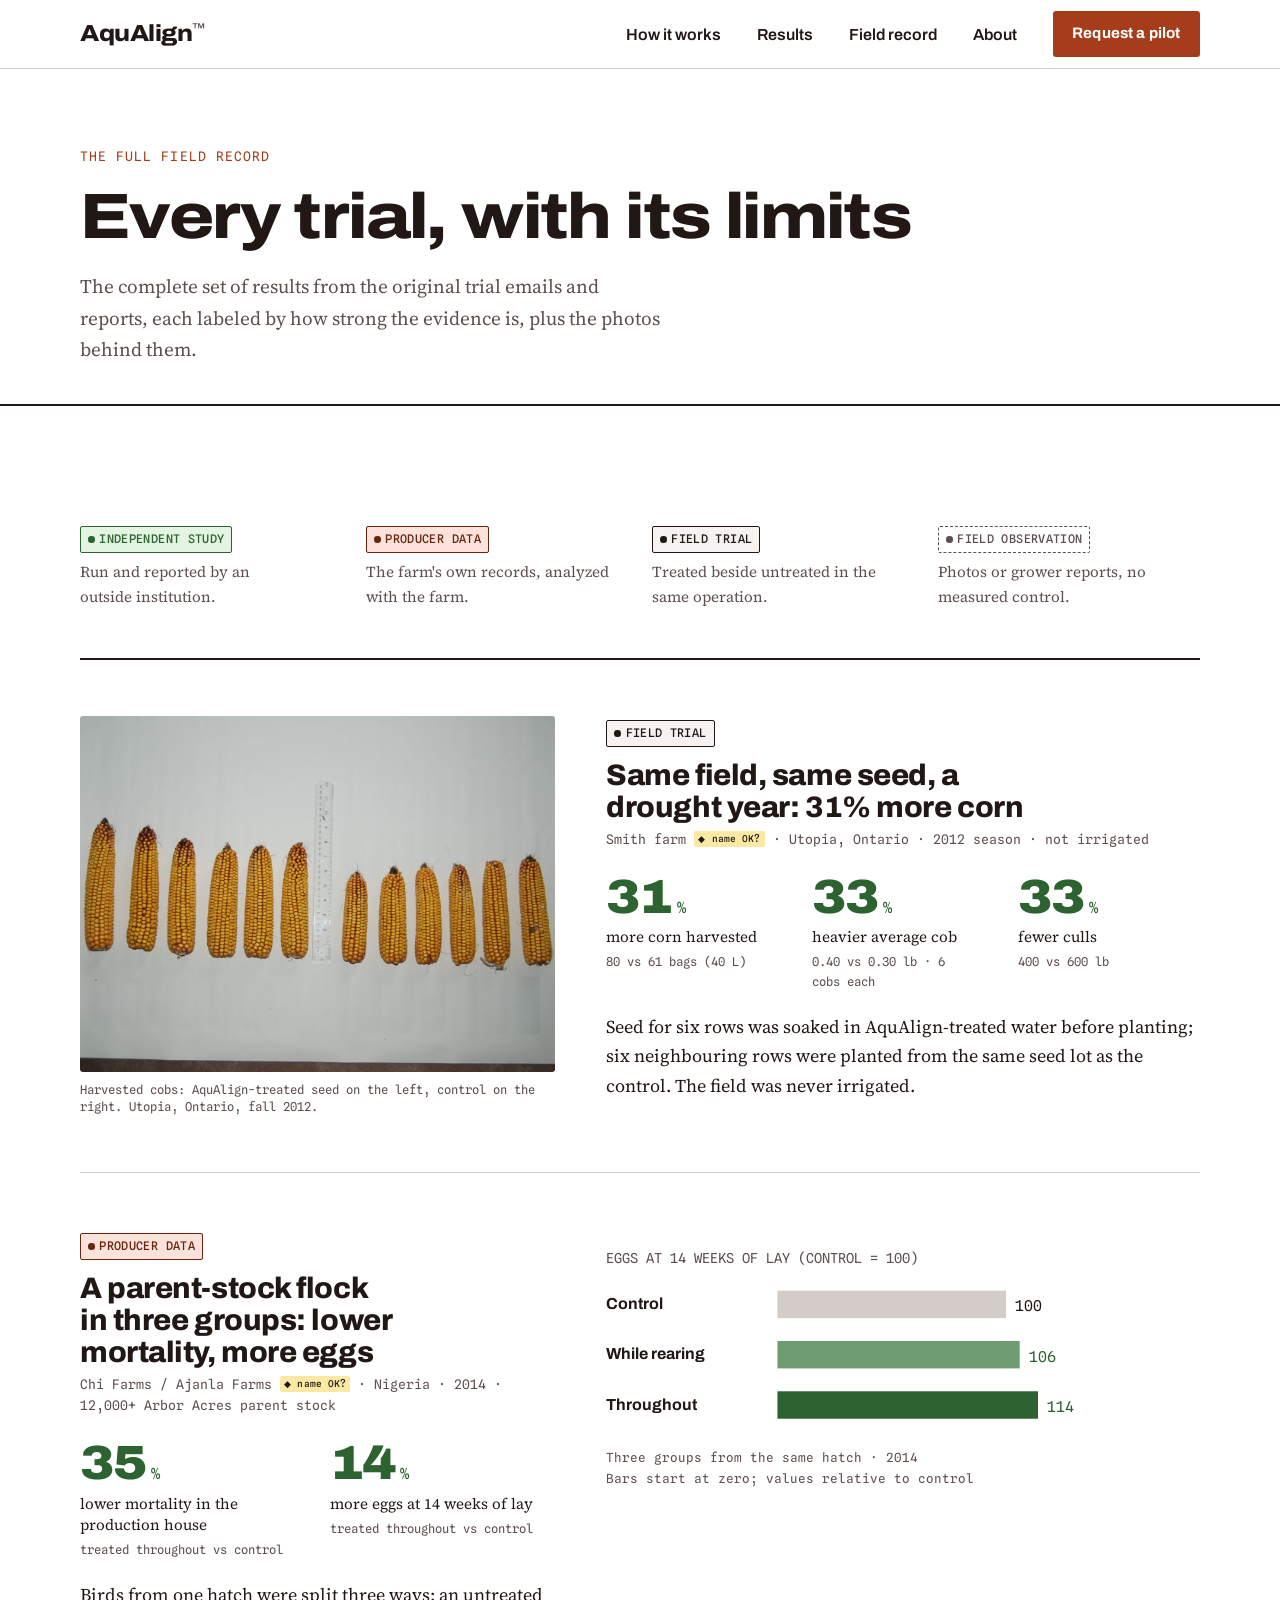
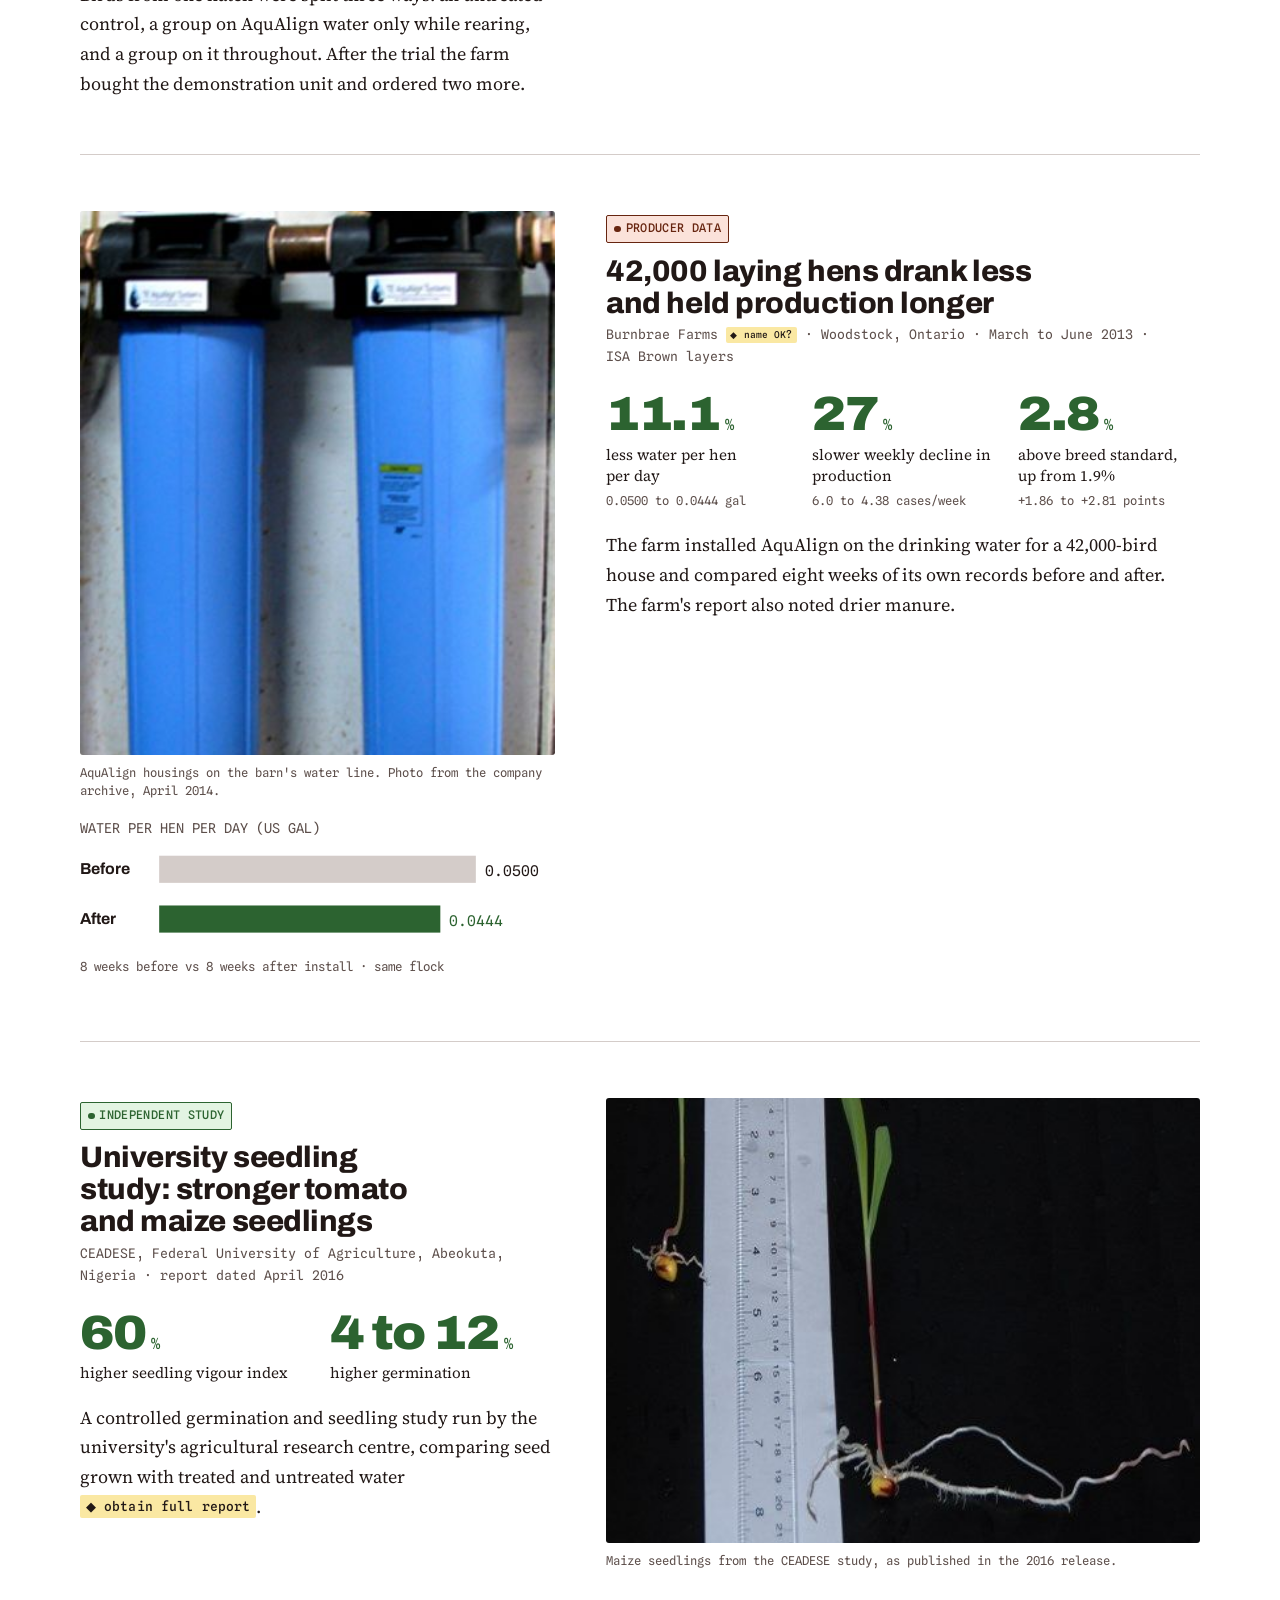
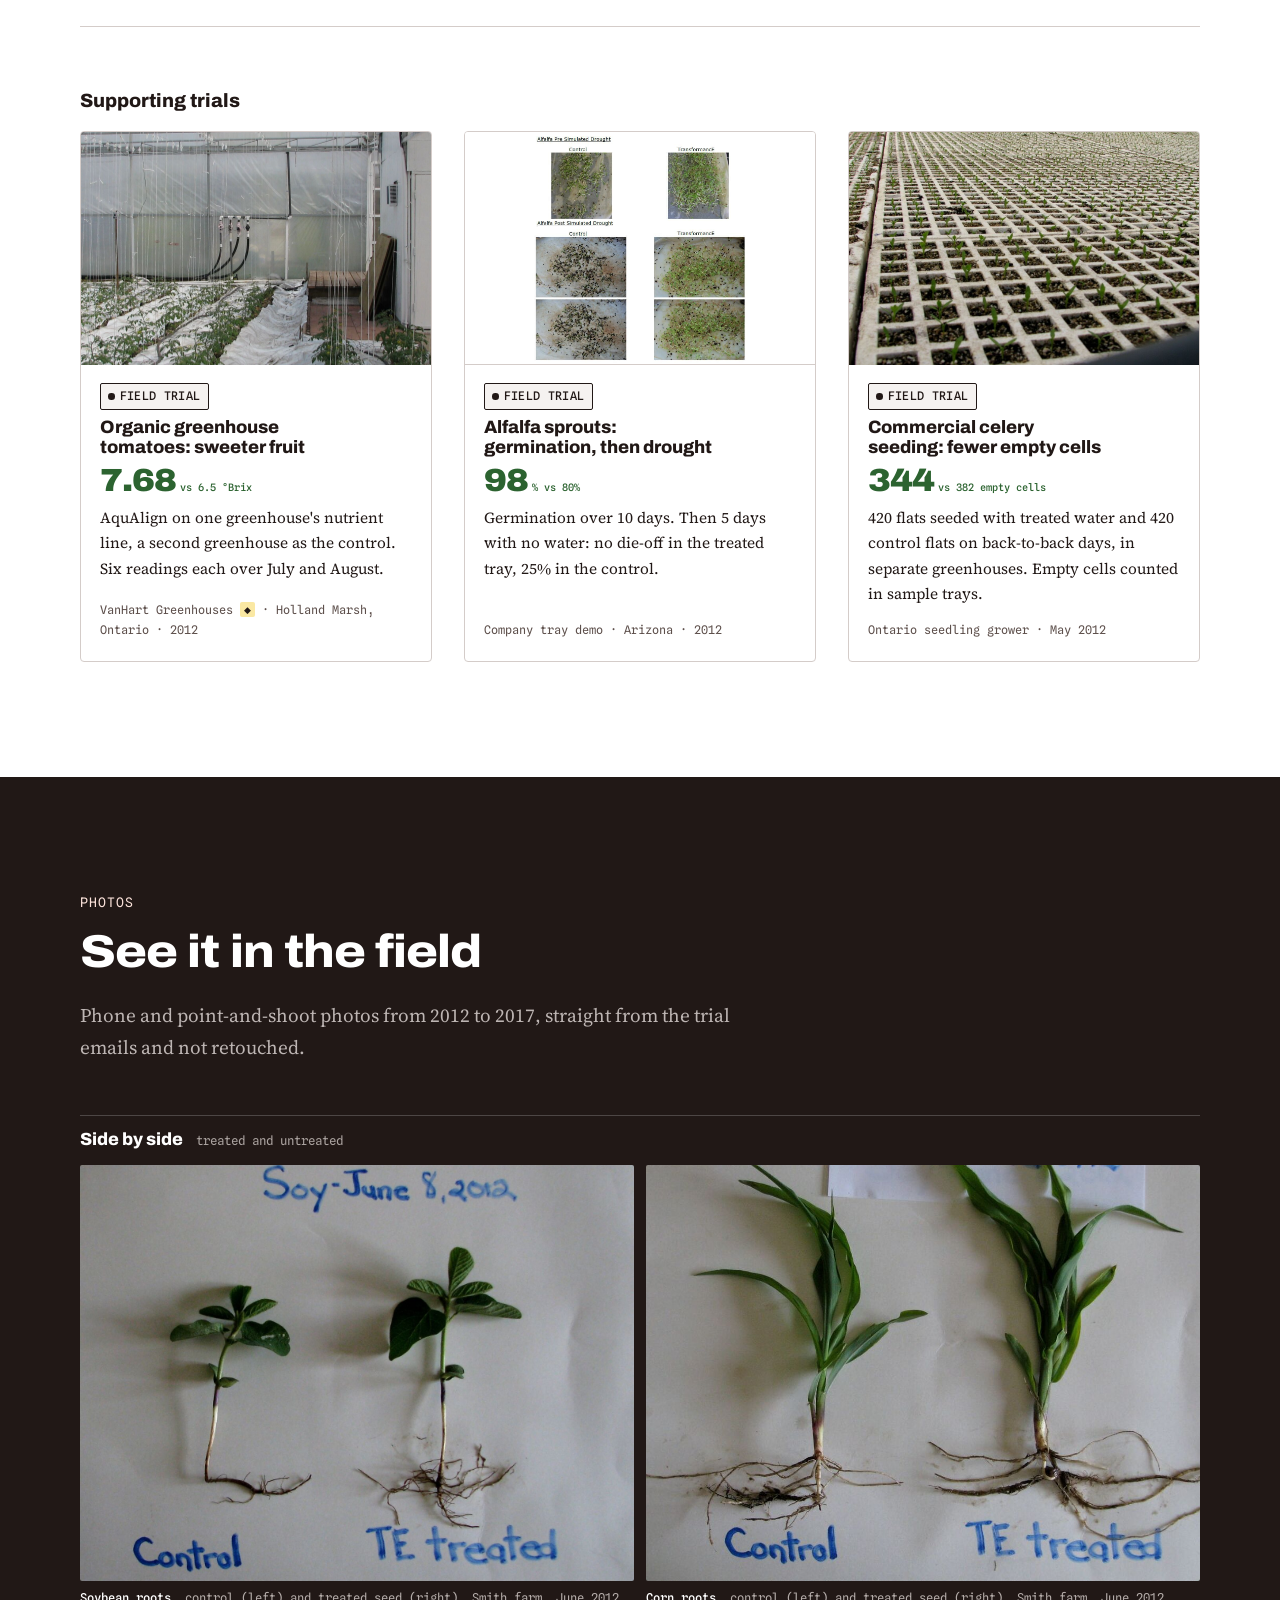
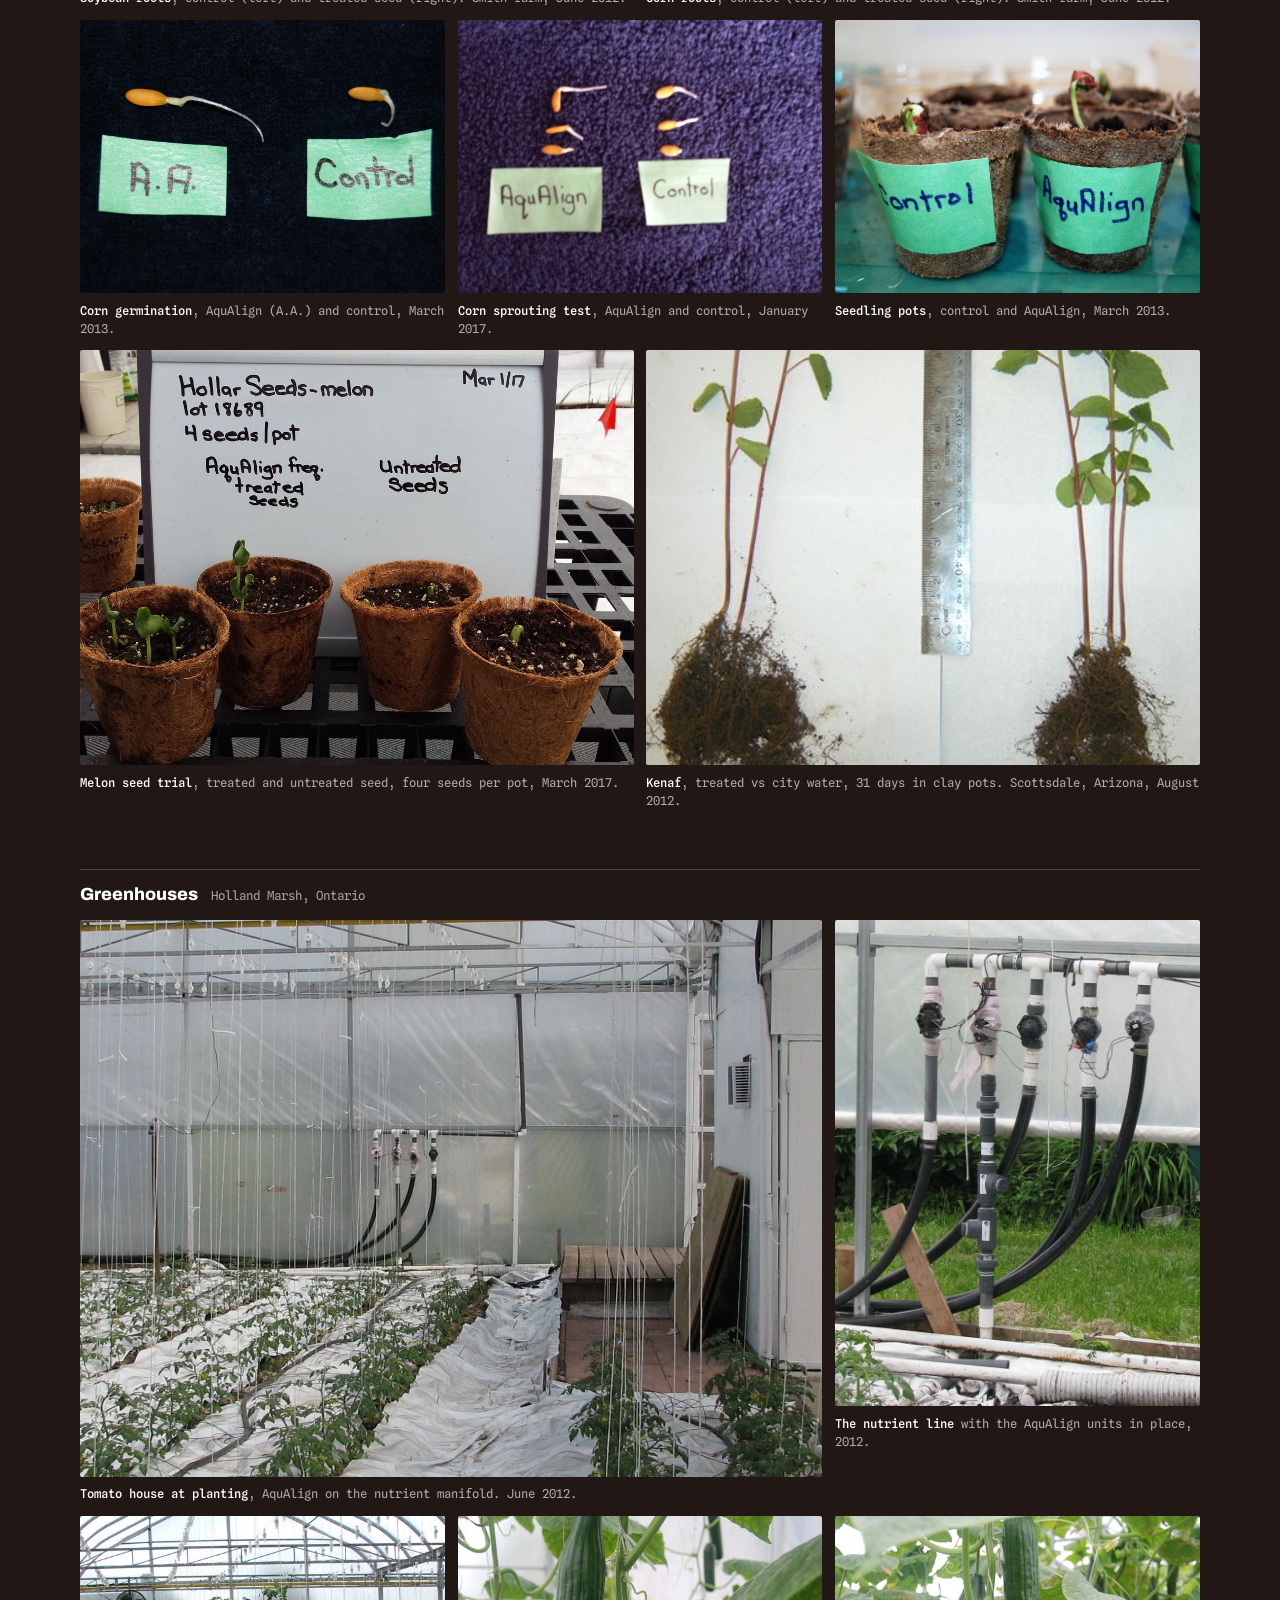
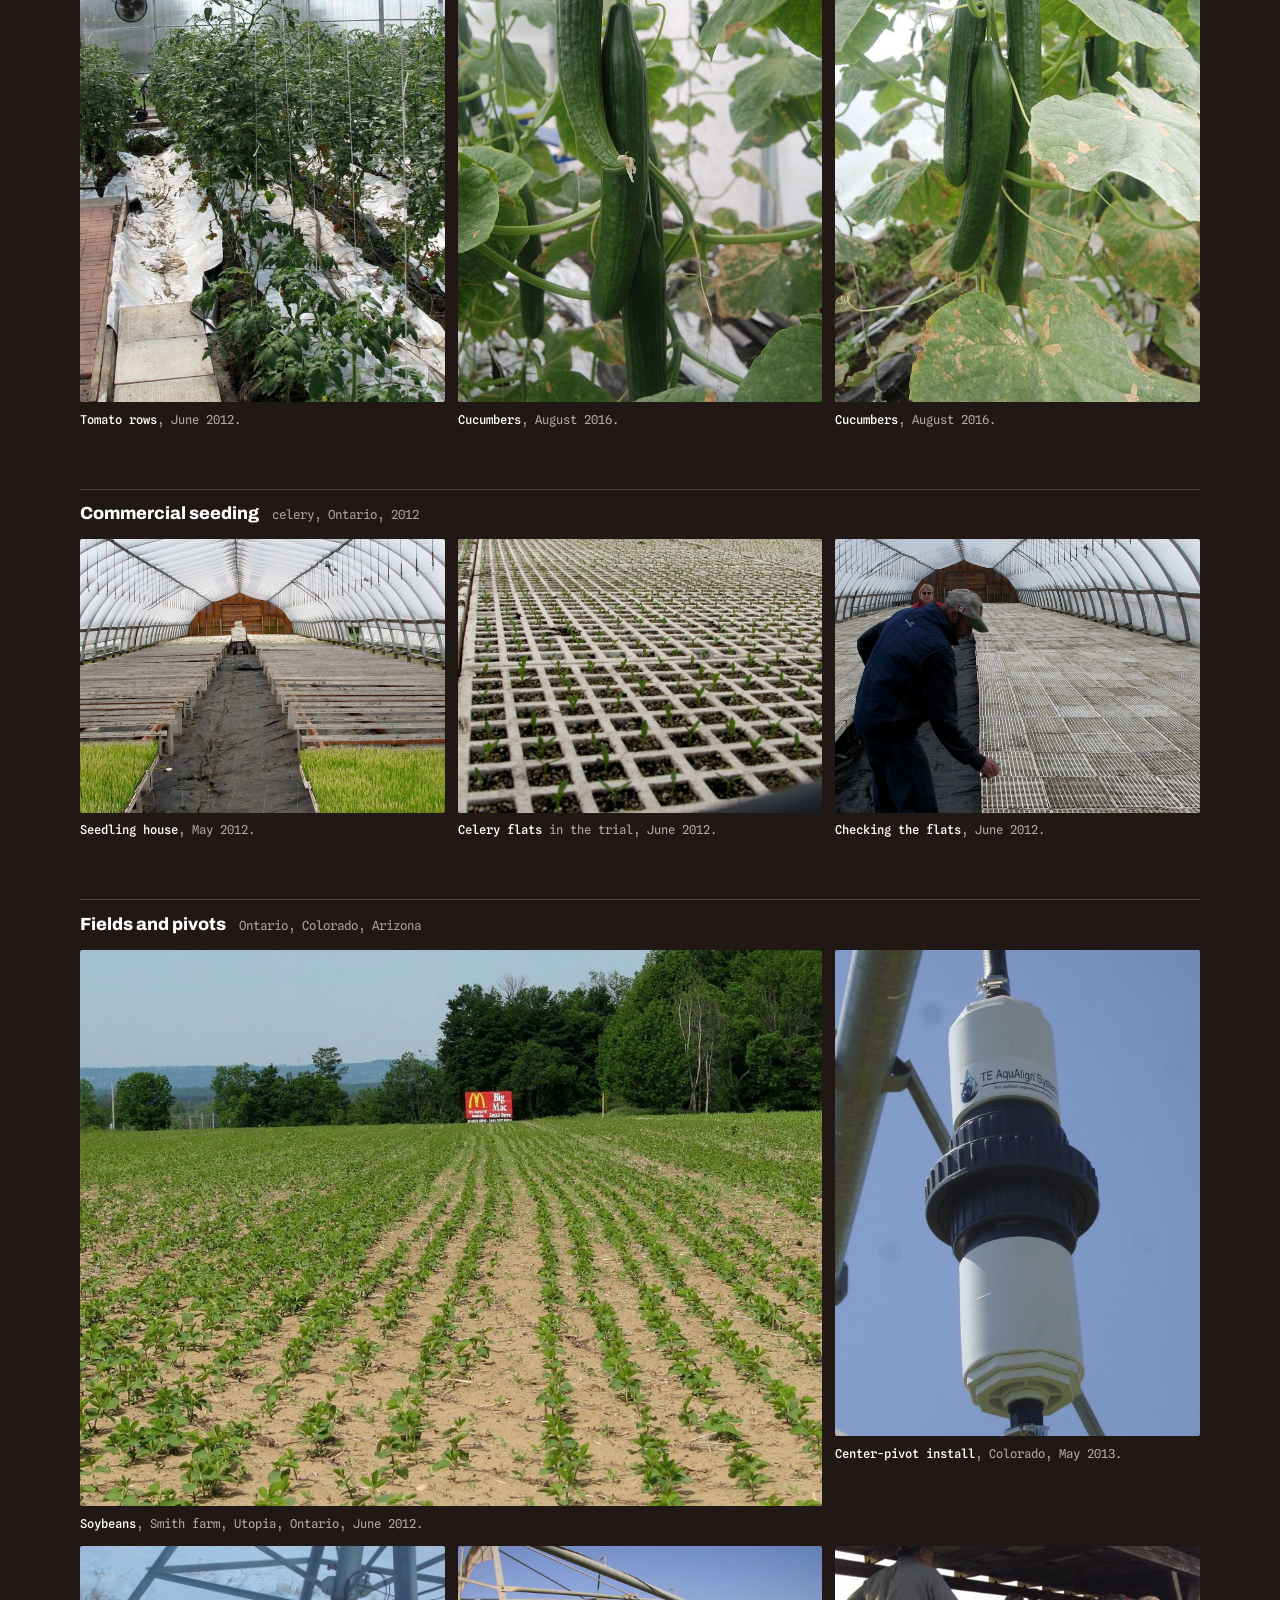
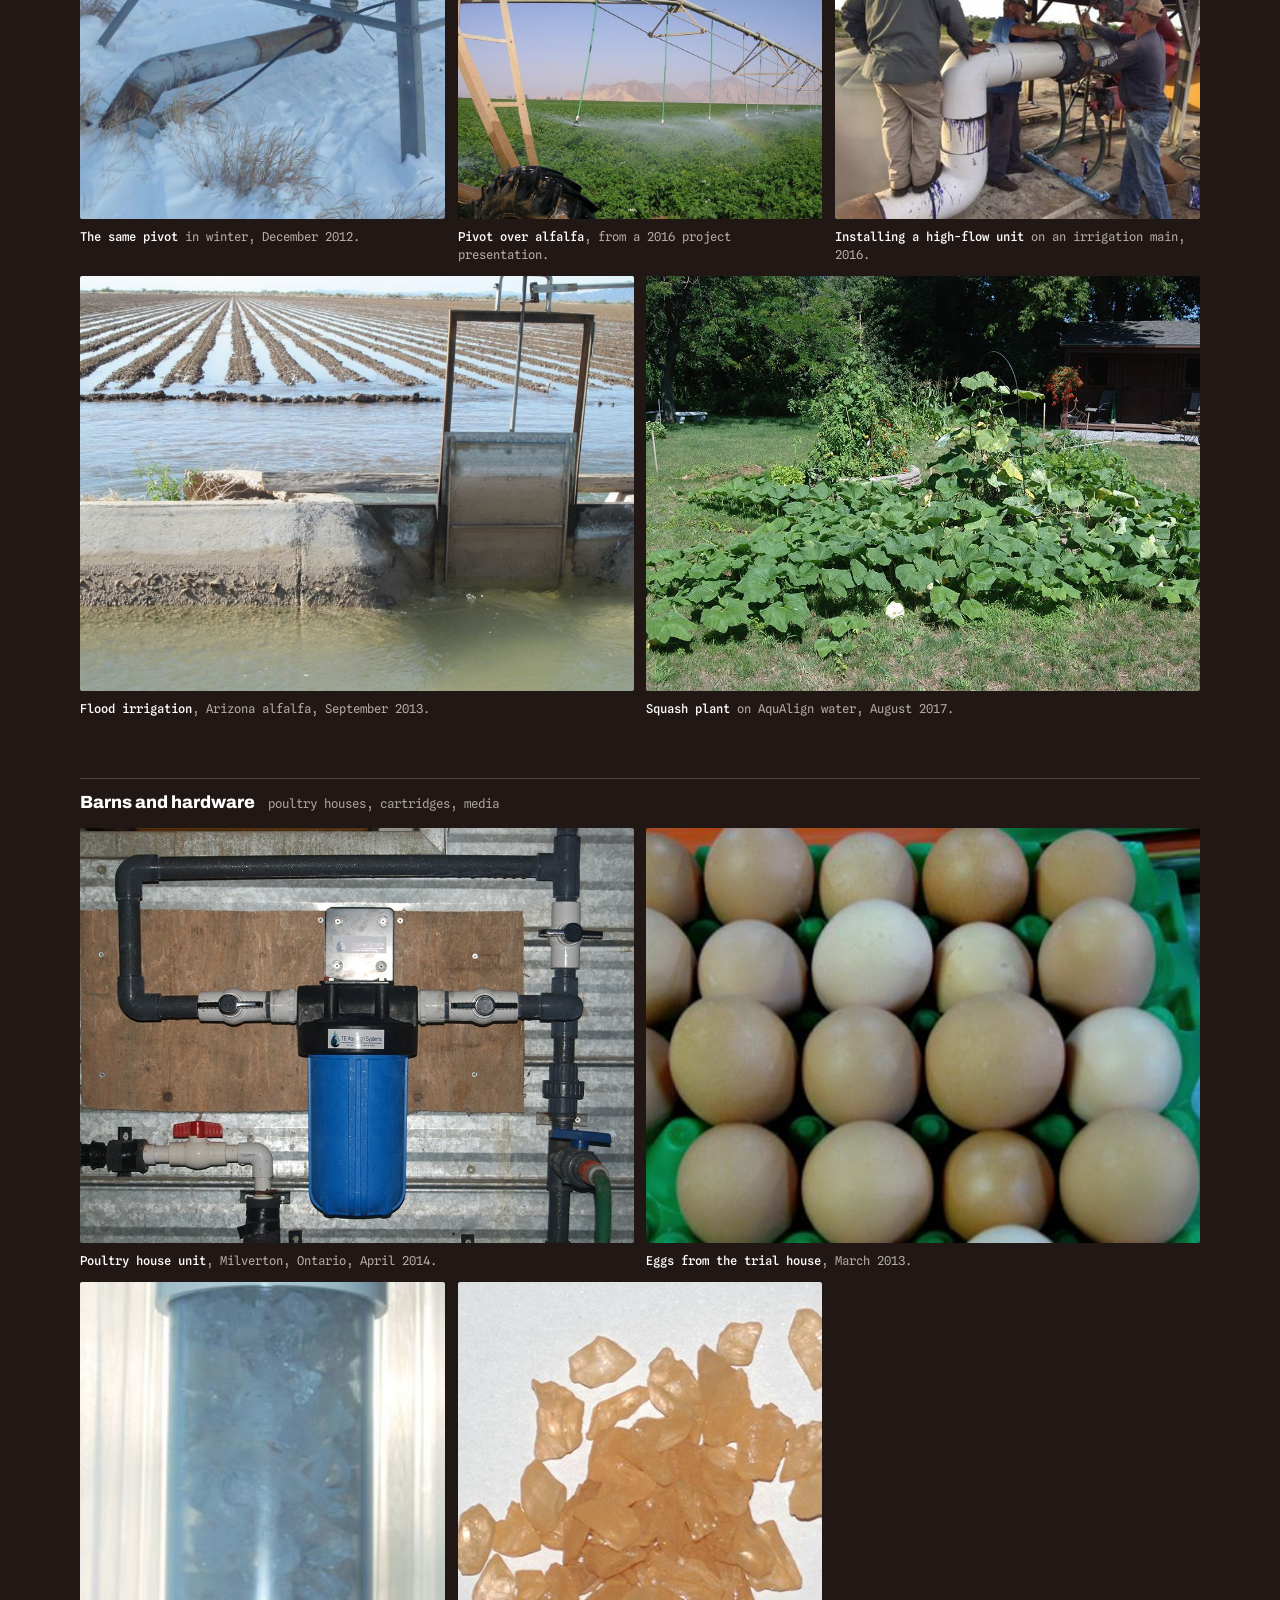
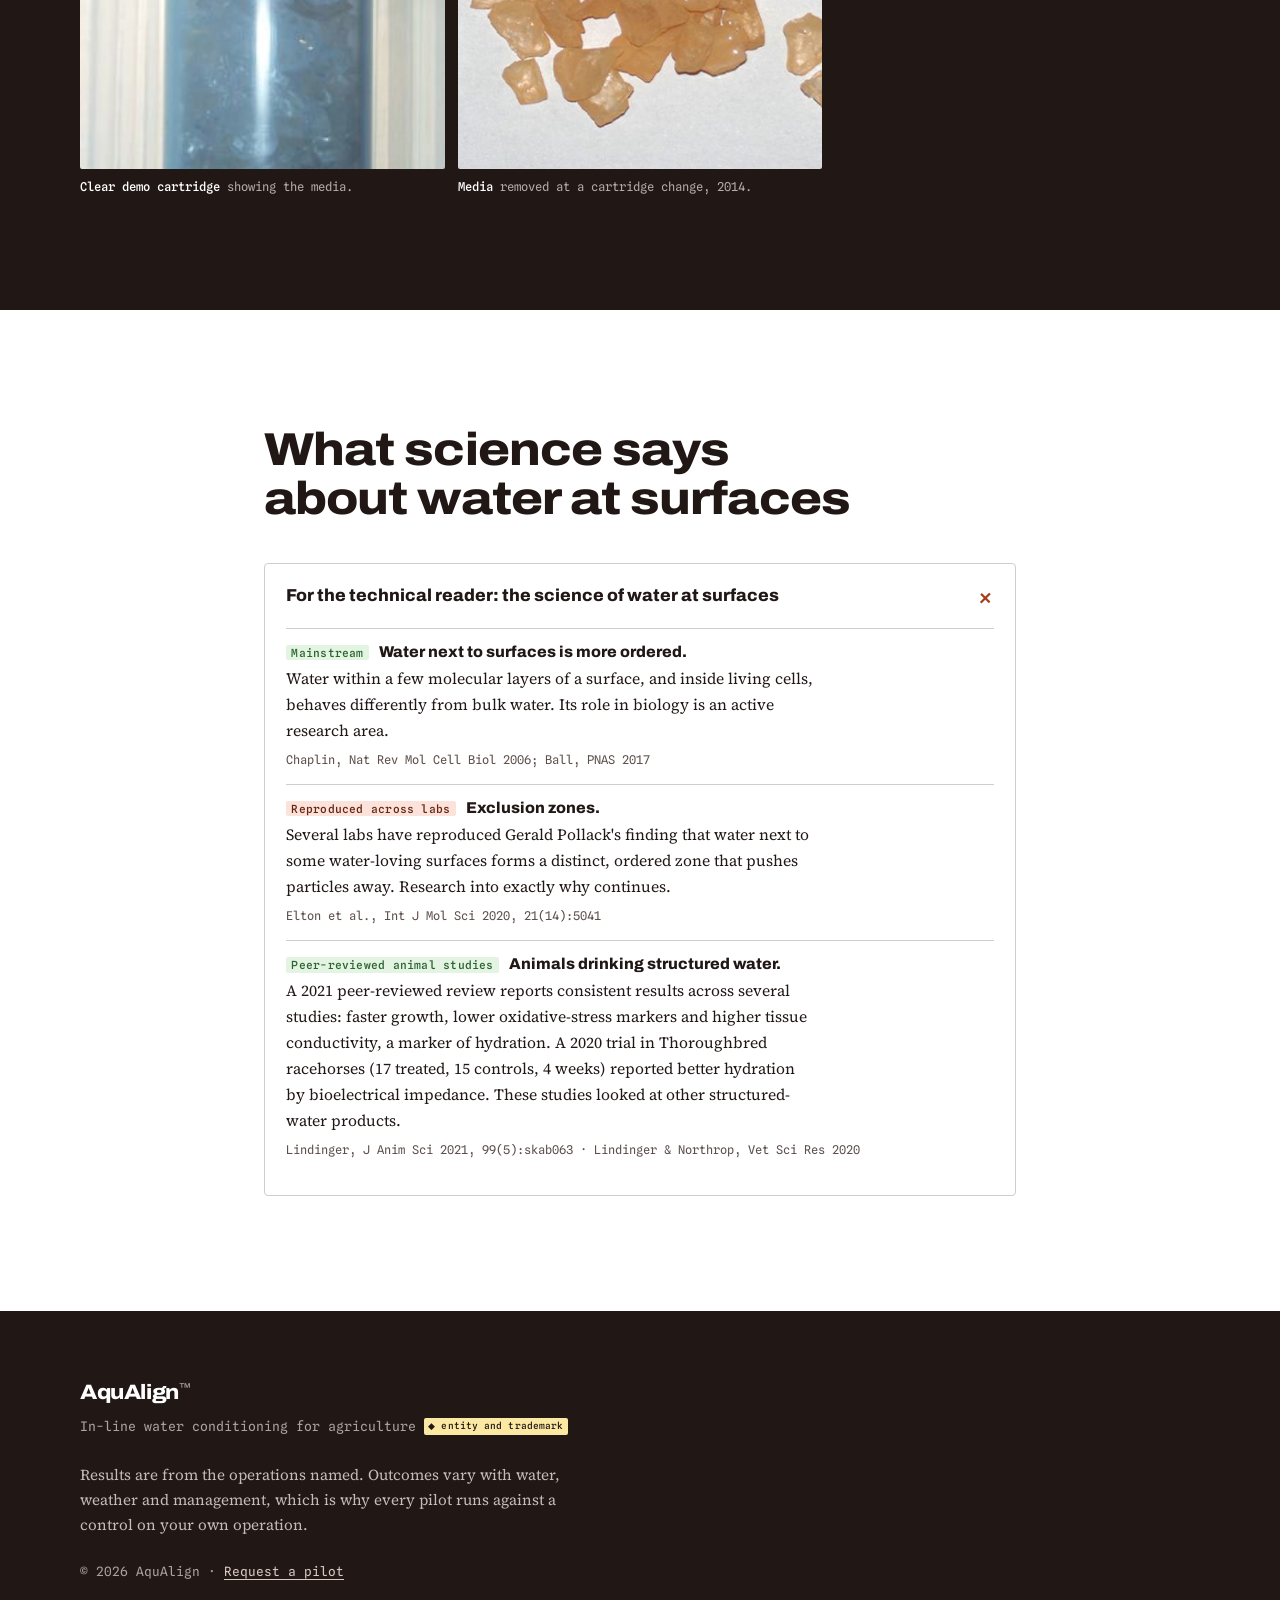
<file: v2/field-record.html>
<!DOCTYPE html>
<html lang="en">
<head>
<meta charset="UTF-8">
<meta name="viewport" content="width=device-width, initial-scale=1.0">
<title>AquAlign | The full field record</title>
<meta name="description" content="AquAlign installs in the water line you already have: no chemicals, no additives, no power. The field record from greenhouses, row crops and egg barns, with dates, names and limits.">
<meta name="robots" content="noindex">
<link rel="preload" href="fonts/archivo-latin-wdth-normal.woff2" as="font" type="font/woff2" crossorigin>
<link rel="preload" href="fonts/source-serif-4-latin-opsz-normal.woff2" as="font" type="font/woff2" crossorigin>
<link rel="stylesheet" href="styles.css">
<link rel="stylesheet" href="story.css">
<link rel="icon" href="data:image/svg+xml,%3Csvg xmlns='http://www.w3.org/2000/svg' viewBox='0 0 64 64'%3E%3Crect width='64' height='64' rx='12' fill='%23a3502e'/%3E%3Ctext x='32' y='46' font-family='Arial,Helvetica,sans-serif' font-size='38' font-weight='800' text-anchor='middle' fill='white'%3EA%3C/text%3E%3C/svg%3E">
</head>
<body>
<a class="skip-link" href="#main">Skip to content</a>


<header class="site-head" id="top">
  <div class="wrap head-row">
    <a class="wordmark" href="index.html">AquAlign<span class="tm">™</span></a>
    <nav aria-label="Main">
      <ul class="head-nav">
        <li><a href="index.html#how">How it works</a></li>
        <li><a href="index.html#results">Results</a></li>
        <li><a href="field-record.html">Field record</a></li>
        <li><a href="index.html#about">About</a></li>
        <li><a class="btn btn-clay btn-sm" href="index.html#pilot">Request a pilot</a></li>
      </ul>
    </nav>
  </div>
</header>

<main id="main">
<section class="page-head-sec" style="padding-block:clamp(3rem,6vw,5rem) clamp(1.5rem,3vw,2.5rem);border-bottom:2px solid var(--ink)">
  <div class="wrap">
    <span class="kicker">The full field record</span>
    <h1 class="page-title">Every trial, with its limits</h1>
    <p class="page-lede">The complete set of results from the original trial emails and reports, each labeled by how strong the evidence is, plus the photos behind them.</p>
  </div>
</section>
<section class="results" id="results">
  <div class="wrap">
    <div class="legend">
      <div><span class="ev ev-ind">Independent study</span><p>Run and reported by an outside institution.</p></div>
      <div><span class="ev ev-prod">Producer data</span><p>The farm's own records, analyzed with the farm.</p></div>
      <div><span class="ev ev-trial">Field trial</span><p>Treated beside untreated in the same operation.</p></div>
      <div><span class="ev ev-obs">Field observation</span><p>Photos or grower reports, no measured control.</p></div>
    </div>
    <div class="cases2">
      <article class="case2 reveal">
        <div class="case2-media">
          <figure>
            <img src="img/corn-cobs-treated-left-control-right.jpg" alt="Two groups of six harvested corn cobs; the treated cobs on the left are visibly larger" loading="lazy">
            <figcaption>Harvested cobs: AquAlign-treated seed on the left, control on the right. Utopia, Ontario, fall 2012.</figcaption>
          </figure>
        </div>
        <div class="case2-body">
          <span class="ev ev-trial">Field trial</span>
          <h3>Same field, same seed, a drought year: 31% more corn</h3>
          <p class="case2-where">Smith farm <span class="pend">◆ name OK?</span> · Utopia, Ontario · 2012 season · not irrigated</p>
          <div class="figs">
            <div><div class="fig">31<span class="unit">%</span></div><p class="fig-lbl">more corn harvested</p><p class="fig-raw">80 vs 61 bags (40 L)</p></div>
            <div><div class="fig">33<span class="unit">%</span></div><p class="fig-lbl">heavier average cob</p><p class="fig-raw">0.40 vs 0.30 lb · 6 cobs each</p></div>
            <div><div class="fig">33<span class="unit">%</span></div><p class="fig-lbl">fewer culls</p><p class="fig-raw">400 vs 600 lb</p></div>
          </div>
          <p>Seed for six rows was soaked in AquAlign-treated water before planting; six neighbouring rows were planted from the same seed lot as the control. The field was never irrigated.</p>
        </div>
      </article>
      <article class="case2 reveal">
        <div class="case2-media">
          <div class="mini-chart" aria-hidden="true">
            <svg viewBox="0 0 420 220">
              <text x="0" y="16" font-family="Spline Sans Mono" font-size="12" fill="oklch(0.44 0.02 38)">EGGS AT 14 WEEKS OF LAY (CONTROL = 100)</text>
              <text x="0" y="56" font-family="Archivo" font-size="14" font-weight="700" fill="oklch(0.22 0.015 38)">Control</text>
              <rect x="150" y="40" width="200" height="24" fill="oklch(0.85 0.01 38)"/>
              <text x="358" y="58" font-family="Spline Sans Mono" font-size="13" fill="oklch(0.22 0.015 38)">100</text>
              <text x="0" y="100" font-family="Archivo" font-size="14" font-weight="700" fill="oklch(0.22 0.015 38)">While rearing</text>
              <rect x="150" y="84" width="212" height="24" fill="oklch(0.65 0.08 145)"/>
              <text x="370" y="102" font-family="Spline Sans Mono" font-size="13" fill="oklch(0.45 0.10 145)">106</text>
              <text x="0" y="144" font-family="Archivo" font-size="14" font-weight="700" fill="oklch(0.22 0.015 38)">Throughout</text>
              <rect x="150" y="128" width="228" height="24" fill="oklch(0.45 0.10 145)"/>
              <text x="386" y="146" font-family="Spline Sans Mono" font-size="13" fill="oklch(0.45 0.10 145)">114</text>
              <text x="0" y="190" font-family="Spline Sans Mono" font-size="11" fill="oklch(0.44 0.02 38)">Three groups from the same hatch · 2014</text>
              <text x="0" y="208" font-family="Spline Sans Mono" font-size="11" fill="oklch(0.44 0.02 38)">Bars start at zero; values relative to control</text>
            </svg>
          </div>
        </div>
        <div class="case2-body">
          <span class="ev ev-prod">Producer data</span>
          <h3>A parent-stock flock in three groups: lower mortality, more eggs</h3>
          <p class="case2-where">Chi Farms / Ajanla Farms <span class="pend">◆ name OK?</span> · Nigeria · 2014 · 12,000+ Arbor Acres parent stock</p>
          <div class="figs">
            <div><div class="fig">35<span class="unit">%</span></div><p class="fig-lbl">lower mortality in the production house</p><p class="fig-raw">treated throughout vs control</p></div>
            <div><div class="fig">14<span class="unit">%</span></div><p class="fig-lbl">more eggs at 14 weeks of lay</p><p class="fig-raw">treated throughout vs control</p></div>
          </div>
          <p>Birds from one hatch were split three ways: an untreated control, a group on AquAlign water only while rearing, and a group on it throughout. After the trial the farm bought the demonstration unit and ordered two more.</p>
        </div>
      </article>
      <article class="case2 reveal">
        <div class="case2-media">
          <figure>
            <img class="portrait" src="img/burnbrae-install.jpg" alt="Three blue AquAlign housings mounted on the water line in a layer barn" loading="lazy">
            <figcaption>AquAlign housings on the barn's water line. Photo from the company archive, April 2014.</figcaption>
          </figure>
          <div class="mini-chart" aria-hidden="true">
            <svg viewBox="0 0 420 150">
              <text x="0" y="16" font-family="Spline Sans Mono" font-size="12" fill="oklch(0.44 0.02 38)">WATER PER HEN PER DAY (US GAL)</text>
              <text x="0" y="52" font-family="Archivo" font-size="14" font-weight="700" fill="oklch(0.22 0.015 38)">Before</text>
              <rect x="70" y="36" width="280" height="24" fill="oklch(0.85 0.01 38)"/>
              <text x="358" y="54" font-family="Spline Sans Mono" font-size="13" fill="oklch(0.22 0.015 38)">0.0500</text>
              <text x="0" y="96" font-family="Archivo" font-size="14" font-weight="700" fill="oklch(0.22 0.015 38)">After</text>
              <rect x="70" y="80" width="248.6" height="24" fill="oklch(0.45 0.10 145)"/>
              <text x="326" y="98" font-family="Spline Sans Mono" font-size="13" fill="oklch(0.45 0.10 145)">0.0444</text>
              <text x="0" y="138" font-family="Spline Sans Mono" font-size="11" fill="oklch(0.44 0.02 38)">8 weeks before vs 8 weeks after install · same flock</text>
            </svg>
          </div>
        </div>
        <div class="case2-body">
          <span class="ev ev-prod">Producer data</span>
          <h3>42,000 laying hens drank less and held production longer</h3>
          <p class="case2-where">Burnbrae Farms <span class="pend">◆ name OK?</span> · Woodstock, Ontario · March to June 2013 · ISA Brown layers</p>
          <div class="figs">
            <div><div class="fig">11.1<span class="unit">%</span></div><p class="fig-lbl">less water per hen per day</p><p class="fig-raw">0.0500 to 0.0444 gal</p></div>
            <div><div class="fig">27<span class="unit">%</span></div><p class="fig-lbl">slower weekly decline in production</p><p class="fig-raw">6.0 to 4.38 cases/week</p></div>
            <div><div class="fig">2.8<span class="unit">%</span></div><p class="fig-lbl">above breed standard, up from 1.9%</p><p class="fig-raw">+1.86 to +2.81 points</p></div>
          </div>
          <p>The farm installed AquAlign on the drinking water for a 42,000-bird house and compared eight weeks of its own records before and after. The farm's report also noted drier manure.</p>
        </div>
      </article>
      <article class="case2 reveal">
        <div class="case2-media">
          <figure>
            <img src="img/ceadese-maize-seedlings.jpg" alt="Two maize seedlings beside a ruler on a black background, from the university study" loading="lazy">
            <figcaption>Maize seedlings from the CEADESE study, as published in the 2016 release.</figcaption>
          </figure>
        </div>
        <div class="case2-body">
          <span class="ev ev-ind">Independent study</span>
          <h3>University seedling study: stronger tomato and maize seedlings</h3>
          <p class="case2-where">CEADESE, Federal University of Agriculture, Abeokuta, Nigeria · report dated April 2016</p>
          <div class="figs">
            <div><div class="fig">60<span class="unit">%</span></div><p class="fig-lbl">higher seedling vigour index</p></div>
            <div><div class="fig">4 to 12<span class="unit">%</span></div><p class="fig-lbl">higher germination</p></div>
          </div>
          <p>A controlled germination and seedling study run by the university's agricultural research centre, comparing seed grown with treated and untreated water <span class="pend">◆ obtain full report</span>.</p>
        </div>
      </article>
    </div>
    <div class="support">
      <h3 class="sub">Supporting trials</h3>
      <div class="support-grid">
        <article class="scard reveal">
          <img src="img/vanhart-greenhouse-2012.jpg" alt="Young tomato plants in a plastic greenhouse with the AquAlign manifold on the wall" loading="lazy">
          <div class="scard-body">
            <span class="ev ev-trial">Field trial</span>
            <h4>Organic greenhouse tomatoes: sweeter fruit</h4>
            <div class="fig">7.68<span class="unit">vs 6.5 °Brix</span></div>
            <p>AquAlign on one greenhouse's nutrient line, a second greenhouse as the control. Six readings each over July and August.</p>
            <p class="src">VanHart Greenhouses <span class="pend">◆</span> · Holland Marsh, Ontario · 2012</p>
          </div>
        </article>
        <article class="scard reveal">
          <img class="contain" src="img/alfalfa-tray-demo.jpg" alt="Four photos of alfalfa sprout trays, control and treated, before and after a simulated drought" loading="lazy">
          <div class="scard-body">
            <span class="ev ev-trial">Field trial</span>
            <h4>Alfalfa sprouts: germination, then drought</h4>
            <div class="fig">98<span class="unit">% vs 80%</span></div>
            <p>Germination over 10 days. Then 5 days with no water: no die-off in the treated tray, 25% in the control.</p>
            <p class="src">Company tray demo · Arizona · 2012</p>
          </div>
        </article>
        <article class="scard reveal">
          <img src="img/celery-flats-2012.jpg" alt="A greenhouse floor covered in celery seedling flats" loading="lazy">
          <div class="scard-body">
            <span class="ev ev-trial">Field trial</span>
            <h4>Commercial celery seeding: fewer empty cells</h4>
            <div class="fig">344<span class="unit">vs 382 empty cells</span></div>
            <p>420 flats seeded with treated water and 420 control flats on back-to-back days, in separate greenhouses. Empty cells counted in sample trays.</p>
            <p class="src">Ontario seedling grower · May 2012</p>
          </div>
        </article>
      </div>
    </div>
  </div>
</section>

<section class="gallery-sec" id="photos">
  <div class="wrap">
    <span class="kicker" style="color:var(--clay-pale)">Photos</span>
    <h2 class="sec-title">See it in the field</h2>
    <p class="sec-lede">Phone and point-and-shoot photos from 2012 to 2017, straight from the trial emails and not retouched.</p>

    <div class="gal-group">
      <h3>Side by side <span>treated and untreated</span></h3>
      <div class="gal">
        <figure class="w6"><button data-full="img/soy-roots-control-treated.jpg"><img src="img/soy-roots-control-treated.jpg" alt="Two soybean seedlings with roots exposed, labelled control and TE treated" loading="lazy"></button><figcaption><b>Soybean roots</b>, control (left) and treated seed (right). Smith farm, June 2012.</figcaption></figure>
        <figure class="w6"><button data-full="img/corn-roots-control-treated.jpg"><img src="img/corn-roots-control-treated.jpg" alt="Two corn seedlings with roots exposed, labelled control and TE treated" loading="lazy"></button><figcaption><b>Corn roots</b>, control (left) and treated seed (right). Smith farm, June 2012.</figcaption></figure>
        <figure><button data-full="img/corn-germination-2013.jpg"><img src="img/corn-germination-2013.jpg" alt="Two germinating corn kernels on black cloth, labelled A.A. and Control" loading="lazy"></button><figcaption><b>Corn germination</b>, AquAlign (A.A.) and control, March 2013.</figcaption></figure>
        <figure><button data-full="img/corn-sprouts-2017.jpg"><img src="img/corn-sprouts-2017.jpg" alt="Sprouting corn kernels labelled AquAlign and Control" loading="lazy"></button><figcaption><b>Corn sprouting test</b>, AquAlign and control, January 2017.</figcaption></figure>
        <figure><button data-full="img/pots-control-aqualign-2013.jpg"><img src="img/pots-control-aqualign-2013.jpg" alt="Seedlings in peat pots labelled Control and AquAlign" loading="lazy"></button><figcaption><b>Seedling pots</b>, control and AquAlign, March 2013.</figcaption></figure>
        <figure class="w6"><button data-full="img/melon-seed-trial-2017.jpg"><img src="img/melon-seed-trial-2017.jpg" alt="Melon seedlings in peat pots in front of a whiteboard describing treated and untreated seed" loading="lazy"></button><figcaption><b>Melon seed trial</b>, treated and untreated seed, four seeds per pot, March 2017.</figcaption></figure>
        <figure class="w6"><button data-full="img/kenaf-2012.jpg"><img src="img/kenaf-2012.jpg" alt="Two kenaf plants with root balls beside a steel ruler" loading="lazy"></button><figcaption><b>Kenaf</b>, treated vs city water, 31 days in clay pots. Scottsdale, Arizona, August 2012.</figcaption></figure>
      </div>
    </div>

    <div class="gal-group">
      <h3>Greenhouses <span>Holland Marsh, Ontario</span></h3>
      <div class="gal">
        <figure class="w8"><button data-full="img/vanhart-greenhouse-2012.jpg"><img src="img/vanhart-greenhouse-2012.jpg" alt="Young tomato plants in a plastic greenhouse with the nutrient manifold on the end wall" loading="lazy"></button><figcaption><b>Tomato house at planting</b>, AquAlign on the nutrient manifold. June 2012.</figcaption></figure>
        <figure class="tall"><button data-full="img/vanhart-manifold-2012.jpg"><img src="img/vanhart-manifold-2012.jpg" alt="Water meters and valves on the greenhouse nutrient line" loading="lazy"></button><figcaption><b>The nutrient line</b> with the AquAlign units in place, 2012.</figcaption></figure>
        <figure class="tall"><button data-full="img/vanhart-tomato-rows-2012.jpg"><img src="img/vanhart-tomato-rows-2012.jpg" alt="Tall tomato plants in greenhouse rows" loading="lazy"></button><figcaption><b>Tomato rows</b>, June 2012.</figcaption></figure>
        <figure class="tall"><button data-full="img/vanhart-cucumbers-2016.jpg"><img src="img/vanhart-cucumbers-2016.jpg" alt="Long English cucumbers hanging on the vine" loading="lazy"></button><figcaption><b>Cucumbers</b>, August 2016.</figcaption></figure>
        <figure class="tall"><button data-full="img/vanhart-cucumbers-2016-b.jpg"><img src="img/vanhart-cucumbers-2016-b.jpg" alt="Cucumbers growing on trellised vines in a greenhouse" loading="lazy"></button><figcaption><b>Cucumbers</b>, August 2016.</figcaption></figure>
      </div>
    </div>

    <div class="gal-group">
      <h3>Commercial seeding <span>celery, Ontario, 2012</span></h3>
      <div class="gal">
        <figure><button data-full="img/celery-greenhouse-2012.jpg"><img src="img/celery-greenhouse-2012.jpg" alt="Long greenhouse with benches of celery seedling flats" loading="lazy"></button><figcaption><b>Seedling house</b>, May 2012.</figcaption></figure>
        <figure><button data-full="img/celery-flats-2012.jpg"><img src="img/celery-flats-2012.jpg" alt="Close view of celery seedling flats" loading="lazy"></button><figcaption><b>Celery flats</b> in the trial, June 2012.</figcaption></figure>
        <figure><button data-full="img/celery-seeding-2012.jpg"><img src="img/celery-seeding-2012.jpg" alt="A grower inspecting seedling flats in a greenhouse" loading="lazy"></button><figcaption><b>Checking the flats</b>, June 2012.</figcaption></figure>
      </div>
    </div>

    <div class="gal-group">
      <h3>Fields and pivots <span>Ontario, Colorado, Arizona</span></h3>
      <div class="gal">
        <figure class="w8"><button data-full="img/smith-soy-field-2012.jpg"><img src="img/smith-soy-field-2012.jpg" alt="Rows of young soybeans in a field under blue sky" loading="lazy"></button><figcaption><b>Soybeans</b>, Smith farm, Utopia, Ontario, June 2012.</figcaption></figure>
        <figure class="tall"><button data-full="img/crouse-pivot-install-2013.jpg"><img src="img/crouse-pivot-install-2013.jpg" alt="AquAlign unit mounted on a center-pivot riser" loading="lazy"></button><figcaption><b>Center-pivot install</b>, Colorado, May 2013.</figcaption></figure>
        <figure><button data-full="img/colorado-pivot-winter-2012.jpg"><img src="img/colorado-pivot-winter-2012.jpg" alt="Center pivot irrigation in a snowy field" loading="lazy"></button><figcaption><b>The same pivot</b> in winter, December 2012.</figcaption></figure>
        <figure><button data-full="img/pivot-sprinklers-2016.jpg"><img src="img/pivot-sprinklers-2016.jpg" alt="Center pivot sprinklers watering a green alfalfa field with mountains behind" loading="lazy"></button><figcaption><b>Pivot over alfalfa</b>, from a 2016 project presentation.</figcaption></figure>
        <figure><button data-full="img/pivot-install-crew-2016.jpg"><img src="img/pivot-install-crew-2016.jpg" alt="Three men installing a large-diameter unit on an irrigation main" loading="lazy"></button><figcaption><b>Installing a high-flow unit</b> on an irrigation main, 2016.</figcaption></figure>
        <figure class="w6"><button data-full="img/arizona-flood-irrigation-2013.jpg"><img src="img/arizona-flood-irrigation-2013.jpg" alt="Water flowing through a gate into flood-irrigated furrows" loading="lazy"></button><figcaption><b>Flood irrigation</b>, Arizona alfalfa, September 2013.</figcaption></figure>
        <figure class="w6"><button data-full="img/squash-plant-2017.jpg"><img src="img/squash-plant-2017.jpg" alt="A huge squash plant sprawling across a lawn" loading="lazy"></button><figcaption><b>Squash plant</b> on AquAlign water, August 2017.</figcaption></figure>
      </div>
    </div>

    <div class="gal-group">
      <h3>Barns and hardware <span>poultry houses, cartridges, media</span></h3>
      <div class="gal">
        <figure class="w6"><button data-full="img/milverton-poultry-unit-2014.jpg"><img src="img/milverton-poultry-unit-2014.jpg" alt="A blue AquAlign housing plumbed into a poultry house water line" loading="lazy"></button><figcaption><b>Poultry house unit</b>, Milverton, Ontario, April 2014.</figcaption></figure>
        <figure class="w6"><button data-full="img/burnbrae-eggs-2013.jpg"><img src="img/burnbrae-eggs-2013.jpg" alt="Brown eggs in a green tray" loading="lazy"></button><figcaption><b>Eggs from the trial house</b>, March 2013.</figcaption></figure>
        <figure class="tall"><button data-full="img/clear-cartridge.jpg"><img src="img/clear-cartridge.jpg" alt="A clear demonstration cartridge held up to show the mineral media inside" loading="lazy"></button><figcaption><b>Clear demo cartridge</b> showing the media.</figcaption></figure>
        <figure class="tall"><button data-full="img/used-media.jpg"><img src="img/used-media.jpg" alt="Pale amber crystalline media pieces on a white background" loading="lazy"></button><figcaption><b>Media</b> removed at a cartridge change, 2014.</figcaption></figure>
      </div>
    </div>
  </div>
  <dialog class="lightbox" id="lightbox">
    <form method="dialog"><button aria-label="Close">×</button></form>
    <img alt="">
    <p></p>
  </dialog>
</section>


<section class="research-sec">
  <div class="wrap" style="max-width:52rem">
    <h2 class="sec-title">What science says about water at surfaces</h2>
    <details class="research" open>
        <summary>For the technical reader: the science of water at surfaces</summary>
        <div class="research-body">
          <div class="tier">
            <h4><span class="tag tag-ok">Mainstream</span> Water next to surfaces is more ordered.</h4>
            <p>Water within a few molecular layers of a surface, and inside living cells, behaves differently from bulk water. Its role in biology is an active research area.</p>
            <span class="cite">Chaplin, Nat Rev Mol Cell Biol 2006; Ball, PNAS 2017</span>
          </div>
          <div class="tier">
            <h4><span class="tag tag-mid">Reproduced across labs</span> Exclusion zones.</h4>
            <p>Several labs have reproduced Gerald Pollack's finding that water next to some water-loving surfaces forms a distinct, ordered zone that pushes particles away. Research into exactly why continues.</p>
            <span class="cite">Elton et al., Int J Mol Sci 2020, 21(14):5041</span>
          </div>
          <div class="tier">
            <h4><span class="tag tag-ok">Peer-reviewed animal studies</span> Animals drinking structured water.</h4>
            <p>A 2021 peer-reviewed review reports consistent results across several studies: faster growth, lower oxidative-stress markers and higher tissue conductivity, a marker of hydration. A 2020 trial in Thoroughbred racehorses (17 treated, 15 controls, 4 weeks) reported better hydration by bioelectrical impedance. These studies looked at other structured-water products.</p>
            <span class="cite">Lindinger, J Anim Sci 2021, 99(5):skab063 · Lindinger &amp; Northrop, Vet Sci Res 2020</span>
          </div>
        </div>
      </details>
  </div>
</section>
</main>
<footer class="site-foot">
  <div class="wrap foot-grid">
    <div>
      <a class="wordmark foot-mark" href="index.html">AquAlign<span class="tm">™</span></a>
      <p class="foot-line">In-line water conditioning for agriculture <span class="pend">◆ entity and trademark</span></p>
    </div>
    <p class="foot-disclaimer">Results are from the operations named. Outcomes vary with water, weather and management, which is why every pilot runs against a control on your own operation.</p>
    <p class="foot-legal">© 2026 AquAlign · <a href="index.html#pilot">Request a pilot</a></p>
  </div>
</footer>

<script src="story.js"></script>
</body>
</html>
</file>
<file: v2/styles.css>
/* ============================================================
   AquAlign — "Field report, kiln-fired"
   Pure white ground · committed terracotta · crop-green data accent
   ============================================================ */

:root {
  --bg:        oklch(1 0 0);
  --surface:   oklch(0.962 0.004 38);
  --ink:       oklch(0.22 0.015 38);
  --muted:     oklch(0.44 0.02 38);
  --clay:      oklch(0.50 0.145 38);
  --clay-deep: oklch(0.36 0.10 38);
  --clay-pale: oklch(0.93 0.03 38);
  --crop:      oklch(0.45 0.10 145);
  --line:      oklch(0.85 0.01 38);

  --font-display: "Archivo", system-ui, sans-serif;
  --font-body: "Source Serif 4", Georgia, serif;
  --font-mono: "Spline Sans Mono", ui-monospace, monospace;

  --ease: cubic-bezier(0.22, 1, 0.36, 1);
  --z-sticky: 10;
  --z-skip: 20;
}

* { box-sizing: border-box; margin: 0; padding: 0; }

html { scroll-behavior: smooth; scroll-padding-top: 5rem; }

body {
  background: var(--bg);
  color: var(--ink);
  font-family: var(--font-body);
  font-size: 1.125rem;
  line-height: 1.65;
  -webkit-font-smoothing: antialiased;
}

img { max-width: 100%; display: block; }

.wrap { max-width: 1200px; margin-inline: auto; padding-inline: clamp(1.25rem, 4vw, 2.5rem); }

h1, h2, h3, h4 { font-family: var(--font-display); line-height: 1.08; text-wrap: balance; }

p { max-width: 68ch; text-wrap: pretty; }

a { color: var(--clay); text-underline-offset: 3px; }
a:hover { color: var(--clay-deep); }

:focus-visible { outline: 3px solid var(--clay); outline-offset: 3px; border-radius: 2px; }

.skip-link {
  position: fixed; top: -100%; left: 1rem; z-index: var(--z-skip);
  background: var(--ink); color: #fff; padding: 0.6rem 1rem;
  font-family: var(--font-display); text-decoration: none;
}
.skip-link:focus { top: 1rem; }

/* ---------- Buttons ---------- */
.btn {
  display: inline-block;
  font-family: var(--font-display);
  font-weight: 700;
  font-size: 1rem;
  letter-spacing: 0.01em;
  text-decoration: none;
  padding: 0.85rem 1.6rem;
  border: 2px solid transparent;
  border-radius: 3px;
  cursor: pointer;
  transition: background-color 0.25s var(--ease), color 0.25s var(--ease), border-color 0.25s var(--ease), transform 0.25s var(--ease);
}
.btn:active { transform: translateY(1px); }
.btn-clay { background: var(--clay); color: #fff; }
.btn-clay:hover { background: var(--clay-deep); color: #fff; }
.btn-ghost { border-color: rgba(255,255,255,0.7); color: #fff; }
.btn-ghost:hover { background: rgba(255,255,255,0.14); color: #fff; }
.btn-sm { padding: 0.5rem 1.1rem; font-size: 0.95rem; }

/* ---------- Header ---------- */
.site-head {
  position: sticky; top: 0; z-index: var(--z-sticky);
  background: color-mix(in oklch, var(--bg) 97%, transparent);
  border-bottom: 1px solid var(--line);
}
.head-row { display: flex; align-items: center; justify-content: space-between; min-height: 4.25rem; }
.wordmark {
  font-family: var(--font-display);
  font-weight: 800;
  font-stretch: 112%;
  font-size: 1.45rem;
  letter-spacing: -0.02em;
  color: var(--ink);
  text-decoration: none;
}
.tm { font-size: 0.55em; vertical-align: super; font-weight: 600; color: var(--muted); }
.head-nav { display: flex; align-items: center; gap: clamp(1rem, 3vw, 2.25rem); list-style: none; }
.head-nav a:not(.btn) {
  font-family: var(--font-display); font-weight: 600; font-size: 1rem;
  color: var(--ink); text-decoration: none;
}
.head-nav a:not(.btn):hover { color: var(--clay); }

/* ---------- Hero ---------- */
.hero { position: relative; min-height: min(92vh, 56rem); display: flex; flex-direction: column; justify-content: flex-end; }
.hero-img { position: absolute; inset: 0; width: 100%; height: 100%; object-fit: cover; }
.hero-scrim {
  position: absolute; inset: 0;
  background:
    linear-gradient(180deg, oklch(0.36 0.10 38 / 0.28) 0%, oklch(0.36 0.10 38 / 0.10) 35%, oklch(0.25 0.06 38 / 0.78) 100%),
    linear-gradient(100deg, oklch(0.25 0.07 38 / 0.55) 0%, transparent 60%);
}
.hero-inner { position: relative; width: 100%; padding-block: clamp(3rem, 8vh, 6rem); }
.hero-title {
  color: #fff;
  font-weight: 800;
  font-stretch: 118%;
  font-size: clamp(2.6rem, 7.2vw, 5rem);
  letter-spacing: -0.025em;
  max-width: 14ch;
  text-shadow: 0 2px 24px oklch(0.2 0.05 38 / 0.35);
}
.hero-title .line { display: block; }
.hero-sub {
  color: #fff;
  font-size: clamp(1.1rem, 1.8vw, 1.3rem);
  max-width: 46ch;
  margin-top: 1.4rem;
  text-shadow: 0 1px 12px oklch(0.2 0.05 38 / 0.5);
}
.hero-cta { display: flex; flex-wrap: wrap; gap: 0.9rem; margin-top: 2rem; }
.trust-strip {
  position: relative;
  background: var(--clay-deep);
  color: #fff;
  padding-block: 0.8rem;
}
.trust-row {
  display: flex; flex-wrap: wrap; align-items: baseline; gap: 0.4rem 1.5rem;
  font-family: var(--font-mono); font-size: 0.82rem; letter-spacing: 0.02em;
}
.trust-label { font-weight: 500; color: var(--clay-pale); }
.trust-items { color: #fff; }
.trust-since { margin-left: auto; color: var(--clay-pale); }

/* ---------- Sections ---------- */
section { padding-block: clamp(4.5rem, 9vw, 8.5rem); }

.sec-title {
  font-weight: 800;
  font-stretch: 112%;
  font-size: clamp(1.9rem, 3.6vw, 2.9rem);
  letter-spacing: -0.02em;
  margin-bottom: clamp(1.5rem, 3vw, 2.5rem);
}
.sec-lede { font-size: 1.2rem; color: var(--muted); margin-top: -1rem; margin-bottom: clamp(2rem, 4vw, 3.25rem); }

/* ---------- How it works ---------- */
.how { padding-block-start: clamp(3.5rem, 7vw, 6rem); border-bottom: 1px solid var(--line); }
.steps { list-style: none; display: grid; grid-template-columns: repeat(auto-fit, minmax(260px, 1fr)); gap: clamp(1.5rem, 4vw, 3.5rem); }
.step-n {
  font-family: var(--font-display); font-weight: 900; font-size: 3.2rem;
  color: var(--clay); display: block; line-height: 1;
}
.step h3 { font-size: 1.3rem; font-weight: 700; margin: 0.75rem 0 0.5rem; }
.step p { font-size: 1.05rem; color: var(--muted); }

/* ---------- Results ledger ---------- */
.results { background: var(--bg); }
.ledger { border-top: 2px solid var(--ink); }
.trial { border-bottom: 1px solid var(--line); }
.trial-row {
  display: grid;
  grid-template-columns: minmax(150px, 220px) 1fr;
  gap: 0.5rem clamp(1.25rem, 3vw, 2.5rem);
  padding-block: clamp(1.5rem, 3vw, 2.25rem);
  align-items: start;
}
.trial-fig { display: flex; align-items: baseline; }
.fig {
  font-family: var(--font-display);
  font-weight: 900;
  font-stretch: 108%;
  font-size: clamp(2.4rem, 4.5vw, 3.6rem);
  letter-spacing: -0.03em;
  color: var(--crop);
  line-height: 1;
}
.fig .unit {
  font-size: 0.32em; font-weight: 700; letter-spacing: 0;
  margin-left: 0.35em; color: var(--crop);
  font-family: var(--font-mono); font-weight: 500;
}
.trial-what h3 { font-size: clamp(1.15rem, 2vw, 1.45rem); font-weight: 700; }
.trial-src {
  font-family: var(--font-mono); font-size: 0.82rem; color: var(--muted);
  margin-top: 0.5rem; letter-spacing: 0.01em;
}
.trial-more { grid-column: 2; }
.trial-more summary {
  list-style: none; cursor: pointer; display: inline-block;
  font-family: var(--font-display); font-weight: 700; font-size: 0.95rem;
  color: var(--clay); margin-top: 0.9rem;
  border-bottom: 2px solid currentColor; padding-bottom: 1px;
}
.trial-more summary::-webkit-details-marker { display: none; }
.trial-more summary:hover { color: var(--clay-deep); }
.sum-close { display: none; }
.trial-more[open] .sum-open { display: none; }
.trial-more[open] .sum-close { display: inline; }
.trial-body { padding: 1.25rem 0 0.5rem; max-width: 68ch; }
.trial-body p + p, .trial-body ul + p, .trial-body p + ul { margin-top: 0.9rem; }
.trial-body ul { padding-left: 1.2rem; margin-top: 0.9rem; }
.trial-body li + li { margin-top: 0.4rem; }
.trial-body blockquote {
  margin: 1.25rem 0;
  padding: 1rem 1.25rem;
  background: var(--surface);
  border: 1px solid var(--line);
  border-radius: 3px;
  font-style: italic;
}
.trial-body cite { display: block; margin-top: 0.6rem; font-style: normal; font-family: var(--font-mono); font-size: 0.8rem; color: var(--muted); }
.trial-after { color: var(--muted); font-size: 1rem; }

.honesty {
  margin-top: clamp(2.5rem, 5vw, 4rem);
  padding: clamp(1.5rem, 3vw, 2.25rem);
  border: 2px solid var(--ink);
  border-radius: 3px;
  max-width: 46rem;
}
.honesty h3 { font-size: 1.15rem; font-weight: 800; margin-bottom: 0.6rem; }
.honesty p { font-size: 1.05rem; }

/* ---------- Applications ---------- */
.apps { background: var(--surface); border-block: 1px solid var(--line); }
.app-grid { display: grid; grid-template-columns: repeat(auto-fit, minmax(280px, 1fr)); gap: clamp(1.25rem, 3vw, 2rem); }
.app {
  display: flex; flex-direction: column;
  background: var(--bg);
  border: 1px solid var(--line);
  border-radius: 4px;
  overflow: hidden;
  text-decoration: none; color: var(--ink);
  transition: transform 0.35s var(--ease), box-shadow 0.35s var(--ease);
}
.app:hover { transform: translateY(-4px); box-shadow: 0 14px 40px oklch(0.3 0.04 38 / 0.14); color: var(--ink); }
.app img { aspect-ratio: 3 / 2; object-fit: cover; width: 100%; }
.app-txt { padding: 1.5rem 1.5rem 1.6rem; display: flex; flex-direction: column; gap: 0.6rem; flex: 1; }
.app-txt h3 { font-size: 1.35rem; font-weight: 800; }
.app-txt p { font-size: 1rem; color: var(--muted); flex: 1; }
.app-link {
  font-family: var(--font-display); font-weight: 700; font-size: 0.95rem;
  color: var(--clay);
}
.app:hover .app-link { color: var(--clay-deep); }

/* ---------- Technology ---------- */
.tech-grid { display: grid; grid-template-columns: 1.6fr 1fr; gap: clamp(2rem, 5vw, 4rem); align-items: start; }
.tech-main p + p { margin-top: 1rem; }
.wont {
  border: 2px solid var(--clay);
  border-radius: 3px;
  padding: clamp(1.4rem, 3vw, 2rem);
  background: var(--clay-pale);
}
.wont h3 { font-size: 1.1rem; font-weight: 800; margin-bottom: 0.6rem; color: var(--clay-deep); }
.wont p { font-size: 1.02rem; color: var(--ink); }

/* ---------- Ownership (drenched) ---------- */
.own { background: var(--clay-deep); color: #fff; }
.own .sec-title { color: #fff; }
.own-grid {
  display: grid; grid-template-columns: repeat(auto-fit, minmax(240px, 1fr));
  gap: clamp(1.75rem, 4vw, 3rem);
}
.own-item dt {
  font-family: var(--font-display); font-weight: 800; font-size: 1.2rem;
  border-top: 2px solid oklch(1 0 0 / 0.35); padding-top: 0.9rem;
}
.own-item dd { margin-top: 0.5rem; font-size: 1.02rem; line-height: 1.6; color: var(--clay-pale); }

/* ---------- About ---------- */
.about { border-bottom: 1px solid var(--line); }
.about-inner { max-width: 46rem; }
.about-inner p + p { margin-top: 1rem; }

/* ---------- FAQ ---------- */
.faq-list { max-width: 50rem; border-top: 2px solid var(--ink); }
.qa { border-bottom: 1px solid var(--line); }
.qa summary {
  list-style: none; cursor: pointer;
  font-family: var(--font-display); font-weight: 700; font-size: 1.15rem;
  padding: 1.15rem 2.5rem 1.15rem 0;
  position: relative;
}
.qa summary::-webkit-details-marker { display: none; }
.qa summary::after {
  content: "+";
  position: absolute; right: 0.25rem; top: 50%;
  translate: 0 -50%;
  font-family: var(--font-display); font-weight: 500; font-size: 1.7rem;
  color: var(--clay);
  transition: rotate 0.3s var(--ease);
}
.qa[open] summary::after { rotate: 45deg; }
.qa summary:hover { color: var(--clay-deep); }
.qa-body { padding: 0 0 1.3rem; }
.qa-body p { max-width: 62ch; color: var(--muted); }

/* ---------- Contact ---------- */
.contact { background: var(--surface); border-top: 1px solid var(--line); }
.contact-grid { display: grid; grid-template-columns: 1fr 1.1fr; gap: clamp(2rem, 5vw, 4.5rem); align-items: start; }
.contact-lede p + p { margin-top: 1rem; }
.contact-alt { color: var(--muted); font-size: 1.02rem; }
.contact-form {
  display: grid; grid-template-columns: 1fr 1fr; gap: 1.1rem;
  background: var(--bg); border: 1px solid var(--line); border-radius: 4px;
  padding: clamp(1.5rem, 3vw, 2.25rem);
}
.ff { display: flex; flex-direction: column; gap: 0.35rem; }
.ff-wide { grid-column: 1 / -1; }
.ff label { font-family: var(--font-display); font-weight: 600; font-size: 0.92rem; }
.ff input, .ff select, .ff textarea {
  font: inherit; font-size: 1rem;
  padding: 0.65rem 0.8rem;
  border: 1.5px solid var(--line);
  border-radius: 3px;
  background: var(--bg);
  color: var(--ink);
}
.ff input:focus, .ff select:focus, .ff textarea:focus {
  outline: none; border-color: var(--clay);
  box-shadow: 0 0 0 3px oklch(0.5 0.145 38 / 0.18);
}
.form-note { grid-column: 1 / -1; font-size: 0.98rem; color: var(--crop); font-weight: 600; min-height: 1.4em; }

/* ---------- Footer ---------- */
.site-foot { background: var(--ink); color: oklch(0.88 0.008 38); padding-block: clamp(2.5rem, 5vw, 4rem); }
.foot-grid { display: grid; gap: 1.5rem; }
.foot-mark { color: #fff; font-size: 1.3rem; }
.foot-mark .tm { color: oklch(0.7 0.01 38); }
.foot-line { font-family: var(--font-mono); font-size: 0.82rem; color: oklch(0.72 0.01 38); margin-top: 0.4rem; }
.foot-disclaimer { font-size: 0.95rem; color: oklch(0.8 0.01 38); max-width: 62ch; }
.foot-legal { font-family: var(--font-mono); font-size: 0.8rem; color: oklch(0.72 0.01 38); }
.foot-legal a { color: oklch(0.85 0.02 38); }

/* ---------- Depth pages ---------- */
.head-nav a[aria-current="page"]:not(.btn) { color: var(--clay); border-bottom: 2px solid var(--clay); padding-bottom: 2px; }

.page-head {
  padding-block: clamp(3rem, 6vw, 5rem) clamp(2rem, 4vw, 3rem);
  border-bottom: 2px solid var(--ink);
}
.page-meta { font-family: var(--font-mono); font-size: 0.85rem; color: var(--muted); letter-spacing: 0.02em; margin-bottom: 1rem; }
.page-title {
  font-weight: 800; font-stretch: 114%;
  font-size: clamp(2.3rem, 5.5vw, 4rem);
  letter-spacing: -0.025em;
}
.page-lede { font-size: 1.2rem; color: var(--muted); margin-top: 1.25rem; max-width: 58ch; }

.filter-row { display: flex; flex-wrap: wrap; gap: 0.6rem; margin-top: 2rem; }
.filter-btn {
  font-family: var(--font-display); font-weight: 700; font-size: 0.95rem;
  padding: 0.5rem 1.1rem;
  background: var(--bg); color: var(--ink);
  border: 1.5px solid var(--line); border-radius: 999px;
  cursor: pointer;
  transition: background-color 0.2s var(--ease), color 0.2s var(--ease), border-color 0.2s var(--ease);
}
.filter-btn:hover { border-color: var(--clay); color: var(--clay); }
.filter-btn[aria-pressed="true"] { background: var(--ink); border-color: var(--ink); color: #fff; }

.cases { padding-block-start: clamp(2.5rem, 5vw, 4rem); }
.case { border-bottom: 1px solid var(--line); padding-block: clamp(2rem, 4vw, 3.25rem); }
.case[hidden] { display: none; }
.case-head {
  display: grid;
  grid-template-columns: minmax(150px, 220px) 1fr;
  gap: 0.75rem clamp(1.25rem, 3vw, 2.5rem);
  align-items: start;
  margin-bottom: 1.25rem;
}
.case-head h2 { font-size: clamp(1.3rem, 2.4vw, 1.8rem); font-weight: 800; letter-spacing: -0.01em; }
.case-body { margin-left: min(calc(220px + clamp(1.25rem, 3vw, 2.5rem)), 30%); max-width: 66ch; }
.case-body p + p, .case-body ul + p, .case-body p + ul, .case-body table + p { margin-top: 0.9rem; }
.case-body ul { padding-left: 1.2rem; margin-top: 0.9rem; }
.case-body li + li { margin-top: 0.4rem; }
.case-body blockquote {
  margin: 1.25rem 0; padding: 1rem 1.25rem;
  background: var(--surface); border: 1px solid var(--line); border-radius: 3px;
  font-style: italic;
}
.case-body cite { display: block; margin-top: 0.6rem; font-style: normal; font-family: var(--font-mono); font-size: 0.8rem; color: var(--muted); }

.data-table {
  border-collapse: collapse; width: 100%; margin-top: 1.25rem;
  font-size: 0.98rem;
}
.data-table caption { font-family: var(--font-mono); font-size: 0.8rem; color: var(--muted); text-align: left; padding-bottom: 0.5rem; }
.data-table th, .data-table td { border: 1px solid var(--line); padding: 0.55rem 0.8rem; text-align: left; }
.data-table thead th { font-family: var(--font-display); font-weight: 700; font-size: 0.9rem; background: var(--surface); }

.page-cta {
  margin-top: clamp(2.5rem, 5vw, 4rem);
  padding: clamp(1.75rem, 4vw, 2.75rem);
  background: var(--clay-deep);
  border-radius: 4px;
  color: #fff;
}
.page-cta h2 { font-size: clamp(1.4rem, 2.6vw, 1.9rem); font-weight: 800; color: #fff; }
.page-cta p { margin-top: 0.6rem; color: var(--clay-pale); }
.page-cta .btn { margin-top: 1.4rem; background: #fff; color: var(--clay-deep); }
.page-cta .btn:hover { background: var(--clay-pale); color: var(--clay-deep); }

.prose-section { padding-block: clamp(3rem, 6vw, 5rem); }
.prose-grid { display: grid; grid-template-columns: 1.7fr 1fr; gap: clamp(2rem, 5vw, 4.5rem); align-items: start; }
.prose-main h2 { font-size: clamp(1.35rem, 2.4vw, 1.75rem); font-weight: 800; margin-top: clamp(2rem, 4vw, 3rem); margin-bottom: 0.75rem; }
.prose-main h2:first-child { margin-top: 0; }
.prose-main p + p { margin-top: 0.9rem; }
.prose-main ul { padding-left: 1.2rem; margin-top: 0.75rem; }
.prose-main li + li { margin-top: 0.45rem; }
.prose-main blockquote {
  margin: 1.25rem 0; padding: 1rem 1.25rem;
  background: var(--surface); border: 1px solid var(--line); border-radius: 3px;
  font-style: italic;
}
.prose-main cite { display: block; margin-top: 0.6rem; font-style: normal; font-family: var(--font-mono); font-size: 0.8rem; color: var(--muted); }
.belief-list { list-style: none; padding-left: 0 !important; }
.belief-list li { border-top: 1px solid var(--line); padding: 0.85rem 0; }

.prose-side { display: flex; flex-direction: column; gap: 1.5rem; position: sticky; top: 5.5rem; }
.side-note {
  border: 1px solid var(--line); border-radius: 3px;
  padding: 1.4rem 1.5rem; background: var(--surface);
}
.side-note h3 { font-size: 1.05rem; font-weight: 800; margin-bottom: 0.8rem; }
.spec-list { list-style: none; }
.spec-list li {
  display: flex; justify-content: space-between; align-items: baseline; gap: 1rem;
  padding: 0.5rem 0; border-top: 1px solid var(--line);
  font-size: 0.95rem;
}
.spec-list li span { color: var(--muted); }
.spec-list li strong { font-family: var(--font-display); font-weight: 700; text-align: right; }

.contact-page { border-top: 0; }
.contact-sub { font-family: var(--font-display); font-weight: 800; font-size: 1.15rem; margin-top: 1.75rem; margin-bottom: 0.4rem; }

/* ---------- Premium layer ---------- */
::selection { background: var(--clay-pale); color: var(--clay-deep); }

.fig, .trial-src, .data-table td, .spec-list, .page-meta { font-variant-numeric: tabular-nums; }

/* Signature divider: raw water settling into alignment */
.align-divider { overflow: hidden; line-height: 0; margin-top: clamp(2.5rem, 5vw, 4rem); }
.align-divider svg { width: 100%; height: 48px; display: block; }
.align-divider path { stroke: var(--clay); stroke-width: 1.5; fill: none; opacity: 0.55; }
.align-divider .drop { fill: var(--clay); }
@media (prefers-reduced-motion: reduce) { .align-divider .drop { display: none; } }

/* Paper grain on drenched surfaces */
.own, .page-cta { position: relative; isolation: isolate; }
.own::before, .page-cta::before {
  content: ""; position: absolute; inset: 0; z-index: -1; border-radius: inherit;
  background-image: url("data:image/svg+xml,%3Csvg xmlns='http://www.w3.org/2000/svg' width='240' height='240'%3E%3Cfilter id='n'%3E%3CfeTurbulence type='fractalNoise' baseFrequency='0.85' numOctaves='2' stitchTiles='stitch'/%3E%3C/filter%3E%3Crect width='240' height='240' filter='url(%23n)'/%3E%3C/svg%3E");
  opacity: 0.06;
  pointer-events: none;
}
.own::before { z-index: 0; }
.own .wrap { position: relative; z-index: 1; }

/* Hero image slow settle */
.js .hero-img { transform: scale(1.06); animation: heroSettle 9s var(--ease) forwards; }
@keyframes heroSettle { to { transform: scale(1); } }

/* Header shadow once scrolled */
.site-head { transition: box-shadow 0.3s var(--ease); }
.site-head.scrolled { box-shadow: 0 6px 24px oklch(0.3 0.03 38 / 0.09); }

/* Ledger row hover: the figure sharpens */
.trial-row .fig, .case-head .fig { transition: color 0.3s var(--ease); }
.trial:hover .fig, .case:hover .fig { color: oklch(0.38 0.11 145); }
.trial { transition: background-color 0.35s var(--ease); }
.trial:hover { background-color: color-mix(in oklch, var(--surface) 55%, transparent); }

/* App card image zoom */
.app img { transition: transform 0.6s var(--ease); }
.app:hover img { transform: scale(1.04); }

/* Buttons: lift with weight */
.btn:hover { transform: translateY(-2px); box-shadow: 0 8px 20px oklch(0.4 0.09 38 / 0.22); }
.btn:active { transform: translateY(1px); box-shadow: none; }

/* Form success checkmark */
.form-note svg { width: 1.15em; height: 1.15em; vertical-align: -0.2em; margin-right: 0.4em; }
.form-note svg path {
  stroke: var(--crop); stroke-width: 2.5; fill: none;
  stroke-linecap: round; stroke-linejoin: round;
  stroke-dasharray: 24; stroke-dashoffset: 24;
  animation: checkDraw 0.5s var(--ease) 0.1s forwards;
}
@keyframes checkDraw { to { stroke-dashoffset: 0; } }

/* ---------- Reveal motion ---------- */
.js .reveal { opacity: 1; transform: none; }
.js .reveal.pre { opacity: 0; transform: translateY(22px); }
.js .reveal.in { opacity: 1; transform: none; transition: opacity 0.7s var(--ease), transform 0.7s var(--ease); }

.js .hero-title .line { display: block; opacity: 0; transform: translateY(30px); animation: rise 0.9s var(--ease) forwards; }
.js .hero-title .line:nth-child(2) { animation-delay: 0.12s; }
.js .hero-sub { opacity: 0; animation: fadeup 0.9s var(--ease) 0.3s forwards; }
.js .hero-cta { opacity: 0; animation: fadeup 0.9s var(--ease) 0.45s forwards; }
.js .trust-row { opacity: 0; animation: fade 0.8s var(--ease) 0.7s forwards; }

@keyframes rise { to { opacity: 1; transform: none; } }
@keyframes fadeup { from { opacity: 0; transform: translateY(16px); } to { opacity: 1; transform: none; } }
@keyframes fade { to { opacity: 1; } }

/* details expand animation: cheap fade+rise on the revealed body */
details[open] .trial-body,
details[open] .qa-body { animation: fadeup 0.35s var(--ease); }

@media (prefers-reduced-motion: reduce) {
  html { scroll-behavior: auto; }
  .js .hero-title .line, .js .hero-sub, .js .hero-cta, .js .trust-row { animation: none; opacity: 1; transform: none; }
  .js .reveal.pre { opacity: 1; transform: none; }
  .js .reveal.in { transition: none; }
  details[open] .trial-body, details[open] .qa-body { animation: none; }
  .js .hero-img { animation: none; transform: none; }
  .form-note svg path { animation: none; stroke-dashoffset: 0; }
  .trial:hover .fig, .case:hover .fig { transition: none; }
  .app img, .btn { transition: none; }
  .btn:hover { transform: none; box-shadow: none; }
  .btn, .app { transition: none; }
}

/* ---------- Responsive ---------- */
@media (max-width: 900px) {
  .tech-grid, .contact-grid, .prose-grid { grid-template-columns: 1fr; }
  .prose-side { position: static; }
}
@media (max-width: 720px) {
  .head-nav li:not(:last-child) { display: none; }
  .trial-row, .case-head { grid-template-columns: 1fr; }
  .trial-more { grid-column: 1; }
  .case-body { margin-left: 0; }
  .trust-since { margin-left: 0; }
  .contact-form { grid-template-columns: 1fr; }
  .hero { min-height: 88vh; }
}
</file>
<file: v2/story.css>
/* ============================================================
   AquAlign v2 story page: additions on top of styles.css
   Self-hosted fonts, evidence labels, animation stages, gallery
   ============================================================ */

@font-face { font-family: "Archivo"; src: url(fonts/archivo-latin-wdth-normal.woff2) format("woff2"); font-weight: 100 900; font-stretch: 62% 125%; font-display: swap; }
@font-face { font-family: "Source Serif 4"; src: url(fonts/source-serif-4-latin-opsz-normal.woff2) format("woff2"); font-weight: 200 900; font-style: normal; font-display: swap; }
@font-face { font-family: "Source Serif 4"; src: url(fonts/source-serif-4-latin-opsz-italic.woff2) format("woff2"); font-weight: 200 900; font-style: italic; font-display: swap; }
@font-face { font-family: "Spline Sans Mono"; src: url(fonts/spline-sans-mono-latin-400-normal.woff2) format("woff2"); font-weight: 400; font-display: swap; }
@font-face { font-family: "Spline Sans Mono"; src: url(fonts/spline-sans-mono-latin-500-normal.woff2) format("woff2"); font-weight: 500; font-display: swap; }

:root {
  --water: oklch(0.62 0.06 225);      /* used only inside diagrams, never as a page color */
  --water-pale: oklch(0.95 0.015 225);
  --crop-pale: oklch(0.95 0.03 145);
}

/* ---------- Draft review bar (remove before launch) ---------- */
.draft-bar {
  background: oklch(0.93 0.09 95); color: var(--ink);
  font-family: var(--font-mono); font-size: 0.8rem;
  padding: 0.5rem 0; border-bottom: 1px solid oklch(0.8 0.1 95);
}
.draft-bar .wrap { display: flex; flex-wrap: wrap; gap: 0.3rem 1.2rem; }
.pend {
  display: inline-block; font-family: var(--font-mono); font-size: 0.72em; font-weight: 500;
  background: oklch(0.93 0.09 95); color: var(--ink);
  padding: 0.05em 0.45em; border-radius: 2px; vertical-align: 0.15em; letter-spacing: 0.01em;
  white-space: nowrap;
}

/* ---------- Eyebrow / kicker ---------- */
.kicker {
  font-family: var(--font-mono); font-size: 0.82rem; letter-spacing: 0.08em; text-transform: uppercase;
  color: var(--clay); margin-bottom: 0.9rem; display: block;
}
.hero .kicker { color: var(--clay-pale); }

/* ---------- Problem band ---------- */
.problem { border-bottom: 1px solid var(--line); }
.problem-grid { display: grid; grid-template-columns: 1.2fr 1fr; gap: clamp(2rem, 5vw, 4.5rem); align-items: start; }
.problem-lead { font-size: clamp(1.35rem, 2.4vw, 1.75rem); line-height: 1.45; font-weight: 400; }
.problem-lead strong { font-weight: 600; color: var(--clay-deep); }
.problem-list { list-style: none; border-top: 2px solid var(--ink); }
.problem-list li { border-bottom: 1px solid var(--line); padding: 1rem 0; display: grid; grid-template-columns: 2.4rem 1fr; gap: 0.75rem; }
.problem-list .n { font-family: var(--font-display); font-weight: 900; color: var(--clay); font-size: 1.4rem; line-height: 1.2; }
.problem-list p { font-size: 1.05rem; }

/* ---------- Animation stage ---------- */
.anim { margin-top: clamp(1.5rem, 3vw, 2.5rem); }
.anim-frame {
  display: grid; grid-template-columns: minmax(0, 1.55fr) minmax(0, 1fr);
  border: 1px solid var(--line); border-radius: 4px; overflow: hidden; background: var(--bg);
}
.anim-stage { background: var(--surface); position: relative; border-right: 1px solid var(--line); }
.anim-stage svg { display: block; width: 100%; height: auto; }
.anim-side { padding: clamp(1.4rem, 3vw, 2.2rem); display: flex; flex-direction: column; gap: 1rem; }
.anim-count { font-family: var(--font-mono); font-size: 0.8rem; color: var(--muted); letter-spacing: 0.04em; }
.anim-cap { display: none; }
.anim-cap.on { display: block; animation: fadeup 0.5s var(--ease); }
.anim-cap h3 { font-size: clamp(1.25rem, 2.2vw, 1.6rem); font-weight: 800; letter-spacing: -0.01em; margin-bottom: 0.6rem; }
.anim-cap p { font-size: 1.04rem; }
.anim-cap p + p { margin-top: 0.7rem; }
.anim-cap .verify { font-family: var(--font-mono); font-size: 0.8rem; color: var(--muted); border-left: 3px solid var(--line); padding-left: 0.7rem; margin-top: 0.9rem; }
.anim-ctrl { margin-top: auto; display: flex; align-items: center; gap: 0.5rem; flex-wrap: wrap; padding-top: 0.5rem; }
.anim-dot {
  width: 2.3rem; height: 2.3rem; border-radius: 50%;
  border: 1.5px solid var(--line); background: var(--bg); color: var(--ink);
  font-family: var(--font-display); font-weight: 700; font-size: 0.95rem; cursor: pointer;
  transition: background-color 0.2s var(--ease), border-color 0.2s var(--ease), color 0.2s var(--ease);
}
.anim-dot:hover { border-color: var(--clay); color: var(--clay); }
.anim-dot[aria-current="step"] { background: var(--ink); border-color: var(--ink); color: #fff; }
.anim-play {
  margin-left: auto; font-family: var(--font-display); font-weight: 700; font-size: 0.9rem;
  background: none; border: 0; color: var(--clay); cursor: pointer; padding: 0.4rem 0.2rem;
  border-bottom: 2px solid currentColor;
}
.anim-bar { height: 3px; background: var(--line); position: relative; overflow: hidden; }
.anim-bar i { position: absolute; inset: 0 auto 0 0; width: 0; background: var(--clay); }

/* SVG element states driven by JS: [data-s] visible from step N, [data-only] visible on step N only */
.anim svg [data-s], .anim svg [data-only] { transition: opacity 0.6s var(--ease), transform 0.8s var(--ease); }
.anim svg .off { opacity: 0; }
.anim svg .lift { transform: translateY(-150px); }
.anim svg .flow { stroke-dasharray: 5 13; animation: flow 1.1s linear infinite; }
.anim svg .flow.slow { animation-duration: 2.2s; }
@keyframes flow { to { stroke-dashoffset: -18; } }
.anim svg text { font-family: var(--font-display); }
.anim svg .mono { font-family: var(--font-mono); }
.anim svg .grow { transform-box: fill-box; transform-origin: bottom; transition: transform 1.4s var(--ease) 0.15s; }
.anim svg .off .grow { transform: scaleY(0.03); transition: none; }
.anim svg .growx { transform-box: fill-box; transform-origin: left; transition: transform 1.2s var(--ease) 0.2s; }
.anim svg .off .growx { transform: scaleX(0.02); transition: none; }
.anim svg .draw { stroke-dasharray: 220; stroke-dashoffset: 0; transition: stroke-dashoffset 1.6s var(--ease) 0.2s; }
.anim svg .off .draw { stroke-dashoffset: 220; transition: none; }

/* ---------- Mechanism note + research tiers ---------- */
.working {
  margin-top: clamp(2rem, 4vw, 3rem);
  display: grid; grid-template-columns: 1.3fr 1fr; gap: clamp(1.5rem, 4vw, 3rem); align-items: start;
}
.working blockquote {
  border-left: 4px solid var(--clay); padding: 0.4rem 0 0.4rem 1.3rem; font-size: 1.12rem;
}
.working blockquote .lbl { display: block; font-family: var(--font-mono); font-size: 0.78rem; color: var(--clay); letter-spacing: 0.06em; text-transform: uppercase; margin-bottom: 0.5rem; font-style: normal; }
.research { border: 1px solid var(--line); border-radius: 4px; background: var(--bg); }
.research > summary {
  list-style: none; cursor: pointer; padding: 1.1rem 1.3rem;
  font-family: var(--font-display); font-weight: 800; font-size: 1.08rem;
  display: flex; justify-content: space-between; gap: 1rem; align-items: center;
}
.research > summary::-webkit-details-marker { display: none; }
.research > summary::after { content: "+"; color: var(--clay); font-weight: 500; font-size: 1.6rem; line-height: 1; transition: rotate 0.3s var(--ease); }
.research[open] > summary::after { rotate: 45deg; }
.research-body { padding: 0 1.3rem 1.3rem; }
.tier { border-top: 1px solid var(--line); padding: 0.9rem 0; }
.tier h4 { font-size: 0.98rem; font-weight: 800; display: flex; gap: 0.6rem; align-items: baseline; flex-wrap: wrap; }
.tier p { font-size: 0.98rem; margin-top: 0.35rem; }
.tier .cite { font-family: var(--font-mono); font-size: 0.75rem; color: var(--muted); margin-top: 0.4rem; display: block; }
.tag { font-family: var(--font-mono); font-size: 0.7rem; font-weight: 500; padding: 0.15em 0.5em; border-radius: 2px; letter-spacing: 0.02em; white-space: nowrap; }
.tag-ok { background: var(--crop-pale); color: var(--crop); }
.tag-mid { background: var(--clay-pale); color: var(--clay-deep); }
.tag-no { background: var(--surface); color: var(--muted); border: 1px solid var(--line); }

/* ---------- Evidence labels ---------- */
.ev {
  display: inline-flex; align-items: center; gap: 0.4em;
  font-family: var(--font-mono); font-size: 0.74rem; font-weight: 500; letter-spacing: 0.03em; text-transform: uppercase;
  padding: 0.25em 0.6em; border-radius: 2px; border: 1.5px solid currentColor;
}
.ev::before { content: ""; width: 0.55em; height: 0.55em; border-radius: 50%; background: currentColor; }
.ev-ind { color: var(--crop); background: var(--crop-pale); }
.ev-prod { color: var(--clay-deep); background: var(--clay-pale); }
.ev-trial { color: var(--ink); background: var(--surface); }
.ev-obs { color: var(--muted); background: var(--bg); border-style: dashed; }
.legend { display: grid; grid-template-columns: repeat(auto-fit, minmax(220px, 1fr)); gap: 1rem 1.5rem; margin-bottom: clamp(2rem, 4vw, 3rem); }
.legend p { font-size: 0.95rem; color: var(--muted); margin-top: 0.4rem; }

/* ---------- Case rows (lead results) ---------- */
.cases2 { border-top: 2px solid var(--ink); }
.case2 {
  display: grid; grid-template-columns: minmax(0, 1fr) minmax(0, 1.25fr);
  gap: clamp(1.5rem, 4vw, 3.5rem); padding-block: clamp(2rem, 4.5vw, 3.5rem);
  border-bottom: 1px solid var(--line); align-items: start;
}
.case2:nth-child(even) .case2-media { order: 2; }
.case2-media figure { margin: 0; }
.case2-media img { width: 100%; aspect-ratio: 4 / 3; object-fit: cover; border-radius: 3px; background: var(--surface); }
.case2-media figcaption, .gal figcaption {
  font-family: var(--font-mono); font-size: 0.76rem; color: var(--muted); margin-top: 0.55rem; line-height: 1.45;
}
.case2-body h3 { font-size: clamp(1.35rem, 2.5vw, 1.85rem); font-weight: 800; letter-spacing: -0.015em; margin: 0.8rem 0 0.3rem; }
.case2-where { font-family: var(--font-mono); font-size: 0.82rem; color: var(--muted); }
.figs { display: grid; grid-template-columns: repeat(auto-fit, minmax(150px, 1fr)); gap: 1rem 1.5rem; margin: 1.4rem 0 1.2rem; }
.figs .fig { font-size: clamp(2.1rem, 4vw, 3rem); }
.figs .fig-lbl { font-size: 0.95rem; color: var(--ink); margin-top: 0.35rem; line-height: 1.4; }
.figs .fig-raw { font-family: var(--font-mono); font-size: 0.76rem; color: var(--muted); margin-top: 0.3rem; }
.limits {
  background: var(--surface); border: 1px solid var(--line); border-left: 4px solid var(--ink);
  padding: 0.9rem 1.1rem; border-radius: 3px; font-size: 0.98rem; margin-top: 1rem;
}
.limits strong { font-family: var(--font-display); font-weight: 800; }
.mini-chart { margin-top: 1rem; max-width: 30rem; }
.mini-chart svg { width: 100%; height: auto; display: block; }

/* ---------- Supporting trials row ---------- */
.support { margin-top: clamp(2.5rem, 5vw, 4rem); }
.support h3.sub { font-size: 1.2rem; font-weight: 800; margin-bottom: 1.2rem; }
.support-grid { display: grid; grid-template-columns: repeat(auto-fit, minmax(260px, 1fr)); gap: clamp(1.2rem, 3vw, 2rem); }
.scard { border: 1px solid var(--line); border-radius: 4px; overflow: hidden; display: flex; flex-direction: column; background: var(--bg); }
.scard img { width: 100%; aspect-ratio: 3 / 2; object-fit: cover; }
.scard-body { padding: 1.1rem 1.2rem 1.3rem; display: flex; flex-direction: column; gap: 0.5rem; flex: 1; }
.scard-body h4 { font-size: 1.12rem; font-weight: 800; }
.scard-body .fig { font-size: 2rem; }
.scard-body p { font-size: 0.96rem; }
.scard-body .src { font-family: var(--font-mono); font-size: 0.74rem; color: var(--muted); margin-top: auto; padding-top: 0.4rem; }

/* ---------- Gallery ---------- */
.gallery-sec { background: var(--ink); color: oklch(0.92 0.006 38); }
.gallery-sec .sec-title { color: #fff; }
.gallery-sec .sec-lede { color: oklch(0.78 0.01 38); }
.gal-group + .gal-group { margin-top: clamp(2.5rem, 5vw, 3.75rem); }
.gal-group h3 {
  font-size: 1.1rem; font-weight: 800; color: #fff; margin-bottom: 1rem;
  display: flex; gap: 0.8rem; align-items: baseline; border-top: 1px solid oklch(1 0 0 / 0.2); padding-top: 0.9rem;
}
.gal-group h3 span { font-family: var(--font-mono); font-weight: 400; font-size: 0.78rem; color: oklch(0.72 0.01 38); }
.gal { display: grid; grid-template-columns: repeat(12, 1fr); gap: 0.8rem; }
.gal figure { margin: 0; grid-column: span 4; }
.gal figure.w6 { grid-column: span 6; }
.gal figure.w8 { grid-column: span 8; }
.gal figure.w3 { grid-column: span 3; }
.gal button { all: unset; cursor: zoom-in; display: block; width: 100%; }
.gal button:focus-visible { outline: 3px solid var(--clay-pale); outline-offset: 3px; }
.gal img { width: 100%; aspect-ratio: 4 / 3; object-fit: cover; border-radius: 2px; filter: saturate(0.95); transition: filter 0.3s var(--ease); }
.gal figure.tall img { aspect-ratio: 3 / 4; }
.gal button:hover img { filter: saturate(1.1) brightness(1.04); }
.gal figcaption { color: oklch(0.75 0.01 38); }
.gal figcaption b { color: #fff; font-weight: 500; }
.lightbox { border: 0; padding: 0; background: transparent; max-width: min(1200px, 94vw); max-height: 94vh; }
.lightbox::backdrop { background: oklch(0.15 0.01 38 / 0.9); }
.lightbox img { max-width: 100%; max-height: 82vh; display: block; margin-inline: auto; }
.lightbox p { color: #fff; font-family: var(--font-mono); font-size: 0.85rem; margin-top: 0.8rem; text-align: center; max-width: none; }
.lightbox form { text-align: right; }
.lightbox button { background: none; border: 0; color: #fff; font-size: 2rem; cursor: pointer; line-height: 1; }

/* ---------- Won't do ---------- */
.wont-grid { display: grid; grid-template-columns: repeat(auto-fit, minmax(230px, 1fr)); gap: 0; border-top: 2px solid var(--ink); }
.wont-item { padding: 1.3rem 1.3rem 1.4rem 0; border-bottom: 1px solid var(--line); }
.wont-item h3 { font-size: 1.1rem; font-weight: 800; margin-bottom: 0.4rem; }
.wont-item h3::before { content: "\2715"; color: var(--clay); margin-right: 0.5rem; font-weight: 700; }
.wont-item p { font-size: 1rem; color: var(--muted); }

/* ---------- About (story) ---------- */
.about2 { background: var(--surface); border-block: 1px solid var(--line); }
.timeline { list-style: none; border-left: 2px solid var(--clay); margin-top: 1rem; max-width: 50rem; }
.timeline li { position: relative; padding: 0 0 2rem 1.75rem; }
.timeline li::before { content: ""; position: absolute; left: -0.48rem; top: 0.45rem; width: 0.85rem; height: 0.85rem; border-radius: 50%; background: var(--bg); border: 3px solid var(--clay); }
.timeline .when { font-family: var(--font-mono); font-size: 0.82rem; color: var(--clay); letter-spacing: 0.03em; }
.timeline h3 { font-size: 1.3rem; font-weight: 800; margin: 0.25rem 0 0.4rem; }
.timeline p { font-size: 1.05rem; }

/* ---------- Pilot form tweaks ---------- */
.pilot-steps { list-style: none; counter-reset: s; margin-top: 1.2rem; }
.pilot-steps li { counter-increment: s; padding: 0.55rem 0 0.55rem 2.4rem; position: relative; font-size: 1.04rem; }
.pilot-steps li::before { content: counter(s); position: absolute; left: 0; top: 0.5rem; width: 1.7rem; height: 1.7rem; border-radius: 50%; background: var(--clay); color: #fff; font-family: var(--font-display); font-weight: 800; font-size: 0.9rem; display: grid; place-items: center; }

@media (prefers-reduced-motion: reduce) {
  .anim svg .flow { animation: none; }
  .anim svg [data-s], .anim svg [data-only], .anim svg .grow, .anim svg .growx { transition: none; }
  .anim-cap.on { animation: none; }
}

@media (max-width: 900px) {
  .problem-grid, .working, .case2 { grid-template-columns: 1fr; }
  .case2:nth-child(even) .case2-media { order: 0; }
  .anim-frame { grid-template-columns: 1fr; }
  .anim-stage { border-right: 0; border-bottom: 1px solid var(--line); }
  .gal figure, .gal figure.w6, .gal figure.w8, .gal figure.w3 { grid-column: span 6; }
}
@media (max-width: 560px) {
  .gal figure, .gal figure.w6, .gal figure.w8, .gal figure.w3 { grid-column: span 12; }
}

.hero { padding-block: 0; }
.anim-cap .verify { max-width: none; }
.case2-media img.portrait { aspect-ratio: 4 / 5; object-position: 50% 35%; max-height: 34rem; }
.scard img.contain { object-fit: contain; background: #fff; border-bottom: 1px solid var(--line); }
.scard-body .ev, .case2-body .ev { align-self: flex-start; }
.wont-grid { grid-template-columns: repeat(auto-fit, minmax(200px, 1fr)); }

/* ---------- Scroll-driven animations ---------- */
.scrolly { position: relative; height: calc(var(--U, 6) * 80vh + 100vh); margin-top: clamp(1.5rem, 3vw, 2.5rem); }
.scrolly-sticky { position: sticky; top: 4.25rem; height: calc(100vh - 4.25rem); display: flex; align-items: center; }
.scrolly-grid { display: grid; grid-template-columns: minmax(0, 2.1fr) minmax(0, 1fr); gap: clamp(1.25rem, 3vw, 2.5rem); width: 100%; align-items: center; }
.scrolly-frame {
  position: relative; aspect-ratio: 4 / 3; width: min(100%, calc((100vh - 4.25rem - 3rem) * 4 / 3));
  border-radius: 6px; overflow: hidden; background: #fff; border: 1px solid var(--line);
  box-shadow: 0 30px 70px -40px oklch(0.3 0.06 38 / 0.55);
}
.scrolly-frame svg, .scrolly-frame .ph { position: absolute; inset: 0; width: 100%; height: 100%; }
.scrolly-frame .ph { object-fit: cover; will-change: transform, opacity; }
.scrolly-frame .ph-end { opacity: 0; }
.scrolly-frame svg { will-change: opacity; }
.ph-tag {
  position: absolute; left: 0.75rem; bottom: 0.75rem; max-width: calc(100% - 1.5rem);
  font-family: var(--font-mono); font-size: 0.74rem; line-height: 1.35; color: #fff;
  background: oklch(0.18 0.02 38 / 0.78); padding: 0.3rem 0.6rem; border-radius: 3px;
  opacity: 0; transition: opacity 0.4s var(--ease); pointer-events: none;
}
.scrolly-bar { position: absolute; left: 0; right: 0; top: 0; height: 4px; background: oklch(1 0 0 / 0.5); }
.scrolly-bar i { position: absolute; inset: 0 auto 0 0; width: 0; background: var(--clay); }
.scrolly-side { display: flex; flex-direction: column; gap: 0.9rem; min-height: 0; }
.scrolly-side .anim-cap h3 { font-size: clamp(1.25rem, 2.1vw, 1.65rem); }
.scroll-hint { font-family: var(--font-mono); font-size: 0.75rem; color: var(--muted); }
.scrolly .anim-ctrl { margin-top: 0.4rem; padding-top: 0; }
.scrolly svg .drop { fill: #5aa9ff; stroke: #fff; stroke-width: 1.2; }
.scrolly svg [data-s], .scrolly svg [data-e], .scrolly svg [data-only] { transition: opacity 0.5s var(--ease); }
.scrolly svg .off { opacity: 0; pointer-events: none; }
.scrolly svg text { font-family: var(--font-display); }
.scrolly svg .mono, .scrolly svg .mono text { font-family: var(--font-mono); }
.scrolly svg [data-fx] { transition: none; }
/* static stepper (reduced motion, screenshots) */
.scrolly.static { height: auto; }
.scrolly.static .scrolly-sticky { position: static; height: auto; }
.scrolly.static .ph, .scrolly.static .ph-tag { display: none; }
.scrolly.static svg { opacity: 1 !important; }
.scrolly.static .scroll-hint { display: none; }

@media (max-width: 900px) {
  .scrolly { height: calc(var(--U, 6) * 70svh + 100svh); }
  .scrolly-sticky { height: calc(100svh - 4.25rem); align-items: flex-start; padding-top: 0.75rem; }
  .scrolly-grid { grid-template-columns: 1fr; gap: 0.8rem; align-items: start; }
  .scrolly-frame { width: 100%; }
  .scrolly-side { gap: 0.5rem; }
  .scrolly-side .anim-cap h3 { font-size: 1.12rem; margin-bottom: 0.3rem; }
  .scrolly-side .anim-cap p { font-size: 0.95rem; line-height: 1.5; }
  .scrolly-side .anim-cap p + p { margin-top: 0.4rem; }
  .scrolly-side .verify, .scroll-hint { display: none; }
  .scrolly .anim-dot { width: 2rem; height: 2rem; font-size: 0.85rem; }
}

.hero-title { max-width: 20ch; font-size: clamp(2.4rem, 6.2vw, 4.4rem); }

/* Hero legibility: darker scrim on the text side, lighter on the photo side */
.hero-scrim {
  background:
    linear-gradient(90deg, oklch(0.18 0.04 38 / 0.88) 0%, oklch(0.18 0.04 38 / 0.72) 38%, oklch(0.18 0.04 38 / 0.25) 70%, oklch(0.18 0.04 38 / 0.1) 100%),
    linear-gradient(180deg, oklch(0.18 0.04 38 / 0.15) 0%, oklch(0.18 0.04 38 / 0.45) 100%);
}
.hero-sub { font-size: clamp(1.15rem, 1.9vw, 1.35rem); text-shadow: 0 1px 2px oklch(0.15 0.03 38 / 0.8); max-width: 44ch; }
.hero-title { text-shadow: 0 2px 18px oklch(0.15 0.04 38 / 0.5); }
@media (max-width: 720px) {
  .hero-scrim { background: linear-gradient(180deg, oklch(0.18 0.04 38 / 0.45) 0%, oklch(0.18 0.04 38 / 0.82) 45%, oklch(0.18 0.04 38 / 0.88) 100%); }
}

/* impact row and field record link */
.impact { margin-top: clamp(2.5rem, 5vw, 4rem); }
.impact h3.sub { font-size: 1.2rem; font-weight: 800; margin-bottom: 1rem; }
.impact-gal figure { grid-column: span 4; }
.impact-gal figcaption { color: var(--muted); }
.impact-gal figcaption b { color: var(--ink); }
.record-link {
  display: grid; grid-template-columns: 1fr auto; gap: 0.3rem 1.5rem; align-items: center;
  margin-top: clamp(1.5rem, 3vw, 2.25rem); padding: 1.3rem 1.5rem; border: 2px solid var(--ink); border-radius: 4px;
  text-decoration: none; color: var(--ink); transition: background-color 0.25s var(--ease);
}
.record-link:hover { background: var(--surface); color: var(--ink); }
.record-k { font-family: var(--font-display); font-weight: 800; font-size: 1.25rem; }
.record-t { grid-column: 1; color: var(--muted); font-size: 1rem; }
.record-go { grid-column: 2; grid-row: 1 / span 2; font-family: var(--font-display); font-weight: 700; color: #fff; background: var(--clay); padding: 0.7rem 1.3rem; border-radius: 3px; }
@media (max-width: 720px) { .impact-gal figure { grid-column: span 12; } .record-link { grid-template-columns: 1fr; } .record-go { grid-column: 1; grid-row: auto; justify-self: start; margin-top: 0.5rem; } }

/* expandable photo set on the main page */
.more-photos { margin-top: 1.25rem; border-top: 1px solid var(--line); border-bottom: 1px solid var(--line); }
.more-photos > summary {
  list-style: none; cursor: pointer; padding: 1rem 0; display: flex; align-items: center; gap: 0.6rem;
  font-family: var(--font-display); font-weight: 800; font-size: 1.1rem; color: var(--clay);
}
.more-photos > summary::-webkit-details-marker { display: none; }
.more-photos > summary::before { content: "+"; font-weight: 500; font-size: 1.6rem; line-height: 1; transition: rotate 0.3s var(--ease); }
.more-photos[open] > summary::before { rotate: 45deg; }
.more-photos .mp-close, .more-photos[open] .mp-open { display: none; }
.more-photos[open] .mp-close { display: inline; }
.more-photos[open] .mp-body { animation: fadeup 0.4s var(--ease); }
.mp-body { padding-bottom: 1.5rem; }
.mp-body .gal-group h3 { color: var(--ink); border-top-color: var(--line); }
.mp-body .gal-group h3 span { color: var(--muted); }
.mp-body .gal figcaption { color: var(--muted); }
.mp-body .gal figcaption b { color: var(--ink); }
</file>
<file: styles.css>
/* ============================================================
   AquAlign — "Field report, kiln-fired"
   Pure white ground · committed terracotta · crop-green data accent
   ============================================================ */

:root {
  --bg:        oklch(1 0 0);
  --surface:   oklch(0.962 0.004 38);
  --ink:       oklch(0.22 0.015 38);
  --muted:     oklch(0.44 0.02 38);
  --clay:      oklch(0.50 0.145 38);
  --clay-deep: oklch(0.36 0.10 38);
  --clay-pale: oklch(0.93 0.03 38);
  --crop:      oklch(0.45 0.10 145);
  --line:      oklch(0.85 0.01 38);

  --font-display: "Archivo", system-ui, sans-serif;
  --font-body: "Source Serif 4", Georgia, serif;
  --font-mono: "Spline Sans Mono", ui-monospace, monospace;

  --ease: cubic-bezier(0.22, 1, 0.36, 1);
  --z-sticky: 10;
  --z-skip: 20;
}

* { box-sizing: border-box; margin: 0; padding: 0; }

html { scroll-behavior: smooth; scroll-padding-top: 5rem; }

body {
  background: var(--bg);
  color: var(--ink);
  font-family: var(--font-body);
  font-size: 1.125rem;
  line-height: 1.65;
  -webkit-font-smoothing: antialiased;
}

img { max-width: 100%; display: block; }

.wrap { max-width: 1200px; margin-inline: auto; padding-inline: clamp(1.25rem, 4vw, 2.5rem); }

h1, h2, h3, h4 { font-family: var(--font-display); line-height: 1.08; text-wrap: balance; }

p { max-width: 68ch; text-wrap: pretty; }

a { color: var(--clay); text-underline-offset: 3px; }
a:hover { color: var(--clay-deep); }

:focus-visible { outline: 3px solid var(--clay); outline-offset: 3px; border-radius: 2px; }

.skip-link {
  position: fixed; top: -100%; left: 1rem; z-index: var(--z-skip);
  background: var(--ink); color: #fff; padding: 0.6rem 1rem;
  font-family: var(--font-display); text-decoration: none;
}
.skip-link:focus { top: 1rem; }

/* ---------- Buttons ---------- */
.btn {
  display: inline-block;
  font-family: var(--font-display);
  font-weight: 700;
  font-size: 1rem;
  letter-spacing: 0.01em;
  text-decoration: none;
  padding: 0.85rem 1.6rem;
  border: 2px solid transparent;
  border-radius: 3px;
  cursor: pointer;
  transition: background-color 0.25s var(--ease), color 0.25s var(--ease), border-color 0.25s var(--ease), transform 0.25s var(--ease);
}
.btn:active { transform: translateY(1px); }
.btn-clay { background: var(--clay); color: #fff; }
.btn-clay:hover { background: var(--clay-deep); color: #fff; }
.btn-ghost { border-color: rgba(255,255,255,0.7); color: #fff; }
.btn-ghost:hover { background: rgba(255,255,255,0.14); color: #fff; }
.btn-sm { padding: 0.5rem 1.1rem; font-size: 0.95rem; }

/* ---------- Header ---------- */
.site-head {
  position: sticky; top: 0; z-index: var(--z-sticky);
  background: color-mix(in oklch, var(--bg) 97%, transparent);
  border-bottom: 1px solid var(--line);
}
.head-row { display: flex; align-items: center; justify-content: space-between; min-height: 4.25rem; }
.wordmark {
  font-family: var(--font-display);
  font-weight: 800;
  font-stretch: 112%;
  font-size: 1.45rem;
  letter-spacing: -0.02em;
  color: var(--ink);
  text-decoration: none;
}
.tm { font-size: 0.55em; vertical-align: super; font-weight: 600; color: var(--muted); }
.head-nav { display: flex; align-items: center; gap: clamp(1rem, 3vw, 2.25rem); list-style: none; }
.head-nav a:not(.btn) {
  font-family: var(--font-display); font-weight: 600; font-size: 1rem;
  color: var(--ink); text-decoration: none;
}
.head-nav a:not(.btn):hover { color: var(--clay); }

/* ---------- Hero ---------- */
.hero { position: relative; min-height: min(92vh, 56rem); display: flex; flex-direction: column; justify-content: flex-end; }
.hero-img { position: absolute; inset: 0; width: 100%; height: 100%; object-fit: cover; }
.hero-scrim {
  position: absolute; inset: 0;
  background:
    linear-gradient(180deg, oklch(0.36 0.10 38 / 0.28) 0%, oklch(0.36 0.10 38 / 0.10) 35%, oklch(0.25 0.06 38 / 0.78) 100%),
    linear-gradient(100deg, oklch(0.25 0.07 38 / 0.55) 0%, transparent 60%);
}
.hero-inner { position: relative; width: 100%; padding-block: clamp(3rem, 8vh, 6rem); }
.hero-title {
  color: #fff;
  font-weight: 800;
  font-stretch: 118%;
  font-size: clamp(2.6rem, 7.2vw, 5rem);
  letter-spacing: -0.025em;
  max-width: 14ch;
  text-shadow: 0 2px 24px oklch(0.2 0.05 38 / 0.35);
}
.hero-title .line { display: block; }
.hero-sub {
  color: #fff;
  font-size: clamp(1.1rem, 1.8vw, 1.3rem);
  max-width: 46ch;
  margin-top: 1.4rem;
  text-shadow: 0 1px 12px oklch(0.2 0.05 38 / 0.5);
}
.hero-cta { display: flex; flex-wrap: wrap; gap: 0.9rem; margin-top: 2rem; }
.trust-strip {
  position: relative;
  background: var(--clay-deep);
  color: #fff;
  padding-block: 0.8rem;
}
.trust-row {
  display: flex; flex-wrap: wrap; align-items: baseline; gap: 0.4rem 1.5rem;
  font-family: var(--font-mono); font-size: 0.82rem; letter-spacing: 0.02em;
}
.trust-label { font-weight: 500; color: var(--clay-pale); }
.trust-items { color: #fff; }
.trust-since { margin-left: auto; color: var(--clay-pale); }

/* ---------- Sections ---------- */
section { padding-block: clamp(4.5rem, 9vw, 8.5rem); }

.sec-title {
  font-weight: 800;
  font-stretch: 112%;
  font-size: clamp(1.9rem, 3.6vw, 2.9rem);
  letter-spacing: -0.02em;
  margin-bottom: clamp(1.5rem, 3vw, 2.5rem);
}
.sec-lede { font-size: 1.2rem; color: var(--muted); margin-top: -1rem; margin-bottom: clamp(2rem, 4vw, 3.25rem); }

/* ---------- How it works ---------- */
.how { padding-block-start: clamp(3.5rem, 7vw, 6rem); border-bottom: 1px solid var(--line); }
.steps { list-style: none; display: grid; grid-template-columns: repeat(auto-fit, minmax(260px, 1fr)); gap: clamp(1.5rem, 4vw, 3.5rem); }
.step-n {
  font-family: var(--font-display); font-weight: 900; font-size: 3.2rem;
  color: var(--clay); display: block; line-height: 1;
}
.step h3 { font-size: 1.3rem; font-weight: 700; margin: 0.75rem 0 0.5rem; }
.step p { font-size: 1.05rem; color: var(--muted); }

/* ---------- Results ledger ---------- */
.results { background: var(--bg); }
.ledger { border-top: 2px solid var(--ink); }
.trial { border-bottom: 1px solid var(--line); }
.trial-row {
  display: grid;
  grid-template-columns: minmax(150px, 220px) 1fr;
  gap: 0.5rem clamp(1.25rem, 3vw, 2.5rem);
  padding-block: clamp(1.5rem, 3vw, 2.25rem);
  align-items: start;
}
.trial-fig { display: flex; align-items: baseline; }
.fig {
  font-family: var(--font-display);
  font-weight: 900;
  font-stretch: 108%;
  font-size: clamp(2.4rem, 4.5vw, 3.6rem);
  letter-spacing: -0.03em;
  color: var(--crop);
  line-height: 1;
}
.fig .unit {
  font-size: 0.32em; font-weight: 700; letter-spacing: 0;
  margin-left: 0.35em; color: var(--crop);
  font-family: var(--font-mono); font-weight: 500;
}
.trial-what h3 { font-size: clamp(1.15rem, 2vw, 1.45rem); font-weight: 700; }
.trial-src {
  font-family: var(--font-mono); font-size: 0.82rem; color: var(--muted);
  margin-top: 0.5rem; letter-spacing: 0.01em;
}
.trial-more { grid-column: 2; }
.trial-more summary {
  list-style: none; cursor: pointer; display: inline-block;
  font-family: var(--font-display); font-weight: 700; font-size: 0.95rem;
  color: var(--clay); margin-top: 0.9rem;
  border-bottom: 2px solid currentColor; padding-bottom: 1px;
}
.trial-more summary::-webkit-details-marker { display: none; }
.trial-more summary:hover { color: var(--clay-deep); }
.sum-close { display: none; }
.trial-more[open] .sum-open { display: none; }
.trial-more[open] .sum-close { display: inline; }
.trial-body { padding: 1.25rem 0 0.5rem; max-width: 68ch; }
.trial-body p + p, .trial-body ul + p, .trial-body p + ul { margin-top: 0.9rem; }
.trial-body ul { padding-left: 1.2rem; margin-top: 0.9rem; }
.trial-body li + li { margin-top: 0.4rem; }
.trial-body blockquote {
  margin: 1.25rem 0;
  padding: 1rem 1.25rem;
  background: var(--surface);
  border: 1px solid var(--line);
  border-radius: 3px;
  font-style: italic;
}
.trial-body cite { display: block; margin-top: 0.6rem; font-style: normal; font-family: var(--font-mono); font-size: 0.8rem; color: var(--muted); }
.trial-after { color: var(--muted); font-size: 1rem; }

.honesty {
  margin-top: clamp(2.5rem, 5vw, 4rem);
  padding: clamp(1.5rem, 3vw, 2.25rem);
  border: 2px solid var(--ink);
  border-radius: 3px;
  max-width: 46rem;
}
.honesty h3 { font-size: 1.15rem; font-weight: 800; margin-bottom: 0.6rem; }
.honesty p { font-size: 1.05rem; }

/* ---------- Applications ---------- */
.apps { background: var(--surface); border-block: 1px solid var(--line); }
.app-grid { display: grid; grid-template-columns: repeat(auto-fit, minmax(280px, 1fr)); gap: clamp(1.25rem, 3vw, 2rem); }
.app {
  display: flex; flex-direction: column;
  background: var(--bg);
  border: 1px solid var(--line);
  border-radius: 4px;
  overflow: hidden;
  text-decoration: none; color: var(--ink);
  transition: transform 0.35s var(--ease), box-shadow 0.35s var(--ease);
}
.app:hover { transform: translateY(-4px); box-shadow: 0 14px 40px oklch(0.3 0.04 38 / 0.14); color: var(--ink); }
.app img { aspect-ratio: 3 / 2; object-fit: cover; width: 100%; }
.app-txt { padding: 1.5rem 1.5rem 1.6rem; display: flex; flex-direction: column; gap: 0.6rem; flex: 1; }
.app-txt h3 { font-size: 1.35rem; font-weight: 800; }
.app-txt p { font-size: 1rem; color: var(--muted); flex: 1; }
.app-link {
  font-family: var(--font-display); font-weight: 700; font-size: 0.95rem;
  color: var(--clay);
}
.app:hover .app-link { color: var(--clay-deep); }

/* ---------- Technology ---------- */
.tech-grid { display: grid; grid-template-columns: 1.6fr 1fr; gap: clamp(2rem, 5vw, 4rem); align-items: start; }
.tech-main p + p { margin-top: 1rem; }
.wont {
  border: 2px solid var(--clay);
  border-radius: 3px;
  padding: clamp(1.4rem, 3vw, 2rem);
  background: var(--clay-pale);
}
.wont h3 { font-size: 1.1rem; font-weight: 800; margin-bottom: 0.6rem; color: var(--clay-deep); }
.wont p { font-size: 1.02rem; color: var(--ink); }

/* ---------- Ownership (drenched) ---------- */
.own { background: var(--clay-deep); color: #fff; }
.own .sec-title { color: #fff; }
.own-grid {
  display: grid; grid-template-columns: repeat(auto-fit, minmax(240px, 1fr));
  gap: clamp(1.75rem, 4vw, 3rem);
}
.own-item dt {
  font-family: var(--font-display); font-weight: 800; font-size: 1.2rem;
  border-top: 2px solid oklch(1 0 0 / 0.35); padding-top: 0.9rem;
}
.own-item dd { margin-top: 0.5rem; font-size: 1.02rem; line-height: 1.6; color: var(--clay-pale); }

/* ---------- About ---------- */
.about { border-bottom: 1px solid var(--line); }
.about-inner { max-width: 46rem; }
.about-inner p + p { margin-top: 1rem; }

/* ---------- FAQ ---------- */
.faq-list { max-width: 50rem; border-top: 2px solid var(--ink); }
.qa { border-bottom: 1px solid var(--line); }
.qa summary {
  list-style: none; cursor: pointer;
  font-family: var(--font-display); font-weight: 700; font-size: 1.15rem;
  padding: 1.15rem 2.5rem 1.15rem 0;
  position: relative;
}
.qa summary::-webkit-details-marker { display: none; }
.qa summary::after {
  content: "+";
  position: absolute; right: 0.25rem; top: 50%;
  translate: 0 -50%;
  font-family: var(--font-display); font-weight: 500; font-size: 1.7rem;
  color: var(--clay);
  transition: rotate 0.3s var(--ease);
}
.qa[open] summary::after { rotate: 45deg; }
.qa summary:hover { color: var(--clay-deep); }
.qa-body { padding: 0 0 1.3rem; }
.qa-body p { max-width: 62ch; color: var(--muted); }

/* ---------- Contact ---------- */
.contact { background: var(--surface); border-top: 1px solid var(--line); }
.contact-grid { display: grid; grid-template-columns: 1fr 1.1fr; gap: clamp(2rem, 5vw, 4.5rem); align-items: start; }
.contact-lede p + p { margin-top: 1rem; }
.contact-alt { color: var(--muted); font-size: 1.02rem; }
.contact-form {
  display: grid; grid-template-columns: 1fr 1fr; gap: 1.1rem;
  background: var(--bg); border: 1px solid var(--line); border-radius: 4px;
  padding: clamp(1.5rem, 3vw, 2.25rem);
}
.ff { display: flex; flex-direction: column; gap: 0.35rem; }
.ff-wide { grid-column: 1 / -1; }
.ff label { font-family: var(--font-display); font-weight: 600; font-size: 0.92rem; }
.ff input, .ff select, .ff textarea {
  font: inherit; font-size: 1rem;
  padding: 0.65rem 0.8rem;
  border: 1.5px solid var(--line);
  border-radius: 3px;
  background: var(--bg);
  color: var(--ink);
}
.ff input:focus, .ff select:focus, .ff textarea:focus {
  outline: none; border-color: var(--clay);
  box-shadow: 0 0 0 3px oklch(0.5 0.145 38 / 0.18);
}
.form-note { grid-column: 1 / -1; font-size: 0.98rem; color: var(--crop); font-weight: 600; min-height: 1.4em; }

/* ---------- Footer ---------- */
.site-foot { background: var(--ink); color: oklch(0.88 0.008 38); padding-block: clamp(2.5rem, 5vw, 4rem); }
.foot-grid { display: grid; gap: 1.5rem; }
.foot-mark { color: #fff; font-size: 1.3rem; }
.foot-mark .tm { color: oklch(0.7 0.01 38); }
.foot-line { font-family: var(--font-mono); font-size: 0.82rem; color: oklch(0.72 0.01 38); margin-top: 0.4rem; }
.foot-disclaimer { font-size: 0.95rem; color: oklch(0.8 0.01 38); max-width: 62ch; }
.foot-legal { font-family: var(--font-mono); font-size: 0.8rem; color: oklch(0.72 0.01 38); }
.foot-legal a { color: oklch(0.85 0.02 38); }

/* ---------- Depth pages ---------- */
.head-nav a[aria-current="page"]:not(.btn) { color: var(--clay); border-bottom: 2px solid var(--clay); padding-bottom: 2px; }

.page-head {
  padding-block: clamp(3rem, 6vw, 5rem) clamp(2rem, 4vw, 3rem);
  border-bottom: 2px solid var(--ink);
}
.page-meta { font-family: var(--font-mono); font-size: 0.85rem; color: var(--muted); letter-spacing: 0.02em; margin-bottom: 1rem; }
.page-title {
  font-weight: 800; font-stretch: 114%;
  font-size: clamp(2.3rem, 5.5vw, 4rem);
  letter-spacing: -0.025em;
}
.page-lede { font-size: 1.2rem; color: var(--muted); margin-top: 1.25rem; max-width: 58ch; }

.filter-row { display: flex; flex-wrap: wrap; gap: 0.6rem; margin-top: 2rem; }
.filter-btn {
  font-family: var(--font-display); font-weight: 700; font-size: 0.95rem;
  padding: 0.5rem 1.1rem;
  background: var(--bg); color: var(--ink);
  border: 1.5px solid var(--line); border-radius: 999px;
  cursor: pointer;
  transition: background-color 0.2s var(--ease), color 0.2s var(--ease), border-color 0.2s var(--ease);
}
.filter-btn:hover { border-color: var(--clay); color: var(--clay); }
.filter-btn[aria-pressed="true"] { background: var(--ink); border-color: var(--ink); color: #fff; }

.cases { padding-block-start: clamp(2.5rem, 5vw, 4rem); }
.case { border-bottom: 1px solid var(--line); padding-block: clamp(2rem, 4vw, 3.25rem); }
.case[hidden] { display: none; }
.case-head {
  display: grid;
  grid-template-columns: minmax(150px, 220px) 1fr;
  gap: 0.75rem clamp(1.25rem, 3vw, 2.5rem);
  align-items: start;
  margin-bottom: 1.25rem;
}
.case-head h2 { font-size: clamp(1.3rem, 2.4vw, 1.8rem); font-weight: 800; letter-spacing: -0.01em; }
.case-body { margin-left: min(calc(220px + clamp(1.25rem, 3vw, 2.5rem)), 30%); max-width: 66ch; }
.case-body p + p, .case-body ul + p, .case-body p + ul, .case-body table + p { margin-top: 0.9rem; }
.case-body ul { padding-left: 1.2rem; margin-top: 0.9rem; }
.case-body li + li { margin-top: 0.4rem; }
.case-body blockquote {
  margin: 1.25rem 0; padding: 1rem 1.25rem;
  background: var(--surface); border: 1px solid var(--line); border-radius: 3px;
  font-style: italic;
}
.case-body cite { display: block; margin-top: 0.6rem; font-style: normal; font-family: var(--font-mono); font-size: 0.8rem; color: var(--muted); }

.data-table {
  border-collapse: collapse; width: 100%; margin-top: 1.25rem;
  font-size: 0.98rem;
}
.data-table caption { font-family: var(--font-mono); font-size: 0.8rem; color: var(--muted); text-align: left; padding-bottom: 0.5rem; }
.data-table th, .data-table td { border: 1px solid var(--line); padding: 0.55rem 0.8rem; text-align: left; }
.data-table thead th { font-family: var(--font-display); font-weight: 700; font-size: 0.9rem; background: var(--surface); }

.page-cta {
  margin-top: clamp(2.5rem, 5vw, 4rem);
  padding: clamp(1.75rem, 4vw, 2.75rem);
  background: var(--clay-deep);
  border-radius: 4px;
  color: #fff;
}
.page-cta h2 { font-size: clamp(1.4rem, 2.6vw, 1.9rem); font-weight: 800; color: #fff; }
.page-cta p { margin-top: 0.6rem; color: var(--clay-pale); }
.page-cta .btn { margin-top: 1.4rem; background: #fff; color: var(--clay-deep); }
.page-cta .btn:hover { background: var(--clay-pale); color: var(--clay-deep); }

.prose-section { padding-block: clamp(3rem, 6vw, 5rem); }
.prose-grid { display: grid; grid-template-columns: 1.7fr 1fr; gap: clamp(2rem, 5vw, 4.5rem); align-items: start; }
.prose-main h2 { font-size: clamp(1.35rem, 2.4vw, 1.75rem); font-weight: 800; margin-top: clamp(2rem, 4vw, 3rem); margin-bottom: 0.75rem; }
.prose-main h2:first-child { margin-top: 0; }
.prose-main p + p { margin-top: 0.9rem; }
.prose-main ul { padding-left: 1.2rem; margin-top: 0.75rem; }
.prose-main li + li { margin-top: 0.45rem; }
.prose-main blockquote {
  margin: 1.25rem 0; padding: 1rem 1.25rem;
  background: var(--surface); border: 1px solid var(--line); border-radius: 3px;
  font-style: italic;
}
.prose-main cite { display: block; margin-top: 0.6rem; font-style: normal; font-family: var(--font-mono); font-size: 0.8rem; color: var(--muted); }
.belief-list { list-style: none; padding-left: 0 !important; }
.belief-list li { border-top: 1px solid var(--line); padding: 0.85rem 0; }

.prose-side { display: flex; flex-direction: column; gap: 1.5rem; position: sticky; top: 5.5rem; }
.side-note {
  border: 1px solid var(--line); border-radius: 3px;
  padding: 1.4rem 1.5rem; background: var(--surface);
}
.side-note h3 { font-size: 1.05rem; font-weight: 800; margin-bottom: 0.8rem; }
.spec-list { list-style: none; }
.spec-list li {
  display: flex; justify-content: space-between; align-items: baseline; gap: 1rem;
  padding: 0.5rem 0; border-top: 1px solid var(--line);
  font-size: 0.95rem;
}
.spec-list li span { color: var(--muted); }
.spec-list li strong { font-family: var(--font-display); font-weight: 700; text-align: right; }

.contact-page { border-top: 0; }
.contact-sub { font-family: var(--font-display); font-weight: 800; font-size: 1.15rem; margin-top: 1.75rem; margin-bottom: 0.4rem; }

/* ---------- Premium layer ---------- */
::selection { background: var(--clay-pale); color: var(--clay-deep); }

.fig, .trial-src, .data-table td, .spec-list, .page-meta { font-variant-numeric: tabular-nums; }

/* Signature divider: raw water settling into alignment */
.align-divider { overflow: hidden; line-height: 0; margin-top: clamp(2.5rem, 5vw, 4rem); }
.align-divider svg { width: 100%; height: 48px; display: block; }
.align-divider path { stroke: var(--clay); stroke-width: 1.5; fill: none; opacity: 0.55; }
.align-divider .drop { fill: var(--clay); }
@media (prefers-reduced-motion: reduce) { .align-divider .drop { display: none; } }

/* Paper grain on drenched surfaces */
.own, .page-cta { position: relative; isolation: isolate; }
.own::before, .page-cta::before {
  content: ""; position: absolute; inset: 0; z-index: -1; border-radius: inherit;
  background-image: url("data:image/svg+xml,%3Csvg xmlns='http://www.w3.org/2000/svg' width='240' height='240'%3E%3Cfilter id='n'%3E%3CfeTurbulence type='fractalNoise' baseFrequency='0.85' numOctaves='2' stitchTiles='stitch'/%3E%3C/filter%3E%3Crect width='240' height='240' filter='url(%23n)'/%3E%3C/svg%3E");
  opacity: 0.06;
  pointer-events: none;
}
.own::before { z-index: 0; }
.own .wrap { position: relative; z-index: 1; }

/* Hero image slow settle */
.js .hero-img { transform: scale(1.06); animation: heroSettle 9s var(--ease) forwards; }
@keyframes heroSettle { to { transform: scale(1); } }

/* Header shadow once scrolled */
.site-head { transition: box-shadow 0.3s var(--ease); }
.site-head.scrolled { box-shadow: 0 6px 24px oklch(0.3 0.03 38 / 0.09); }

/* Ledger row hover: the figure sharpens */
.trial-row .fig, .case-head .fig { transition: color 0.3s var(--ease); }
.trial:hover .fig, .case:hover .fig { color: oklch(0.38 0.11 145); }
.trial { transition: background-color 0.35s var(--ease); }
.trial:hover { background-color: color-mix(in oklch, var(--surface) 55%, transparent); }

/* App card image zoom */
.app img { transition: transform 0.6s var(--ease); }
.app:hover img { transform: scale(1.04); }

/* Buttons: lift with weight */
.btn:hover { transform: translateY(-2px); box-shadow: 0 8px 20px oklch(0.4 0.09 38 / 0.22); }
.btn:active { transform: translateY(1px); box-shadow: none; }

/* Form success checkmark */
.form-note svg { width: 1.15em; height: 1.15em; vertical-align: -0.2em; margin-right: 0.4em; }
.form-note svg path {
  stroke: var(--crop); stroke-width: 2.5; fill: none;
  stroke-linecap: round; stroke-linejoin: round;
  stroke-dasharray: 24; stroke-dashoffset: 24;
  animation: checkDraw 0.5s var(--ease) 0.1s forwards;
}
@keyframes checkDraw { to { stroke-dashoffset: 0; } }

/* ---------- Reveal motion ---------- */
.js .reveal { opacity: 1; transform: none; }
.js .reveal.pre { opacity: 0; transform: translateY(22px); }
.js .reveal.in { opacity: 1; transform: none; transition: opacity 0.7s var(--ease), transform 0.7s var(--ease); }

.js .hero-title .line { display: block; opacity: 0; transform: translateY(30px); animation: rise 0.9s var(--ease) forwards; }
.js .hero-title .line:nth-child(2) { animation-delay: 0.12s; }
.js .hero-sub { opacity: 0; animation: fadeup 0.9s var(--ease) 0.3s forwards; }
.js .hero-cta { opacity: 0; animation: fadeup 0.9s var(--ease) 0.45s forwards; }
.js .trust-row { opacity: 0; animation: fade 0.8s var(--ease) 0.7s forwards; }

@keyframes rise { to { opacity: 1; transform: none; } }
@keyframes fadeup { from { opacity: 0; transform: translateY(16px); } to { opacity: 1; transform: none; } }
@keyframes fade { to { opacity: 1; } }

/* details expand animation: cheap fade+rise on the revealed body */
details[open] .trial-body,
details[open] .qa-body { animation: fadeup 0.35s var(--ease); }

@media (prefers-reduced-motion: reduce) {
  html { scroll-behavior: auto; }
  .js .hero-title .line, .js .hero-sub, .js .hero-cta, .js .trust-row { animation: none; opacity: 1; transform: none; }
  .js .reveal.pre { opacity: 1; transform: none; }
  .js .reveal.in { transition: none; }
  details[open] .trial-body, details[open] .qa-body { animation: none; }
  .js .hero-img { animation: none; transform: none; }
  .form-note svg path { animation: none; stroke-dashoffset: 0; }
  .trial:hover .fig, .case:hover .fig { transition: none; }
  .app img, .btn { transition: none; }
  .btn:hover { transform: none; box-shadow: none; }
  .btn, .app { transition: none; }
}

/* ---------- Responsive ---------- */
@media (max-width: 900px) {
  .tech-grid, .contact-grid, .prose-grid { grid-template-columns: 1fr; }
  .prose-side { position: static; }
}
@media (max-width: 720px) {
  .head-nav li:not(:last-child) { display: none; }
  .trial-row, .case-head { grid-template-columns: 1fr; }
  .trial-more { grid-column: 1; }
  .case-body { margin-left: 0; }
  .trust-since { margin-left: 0; }
  .contact-form { grid-template-columns: 1fr; }
  .hero { min-height: 88vh; }
}
</file>
